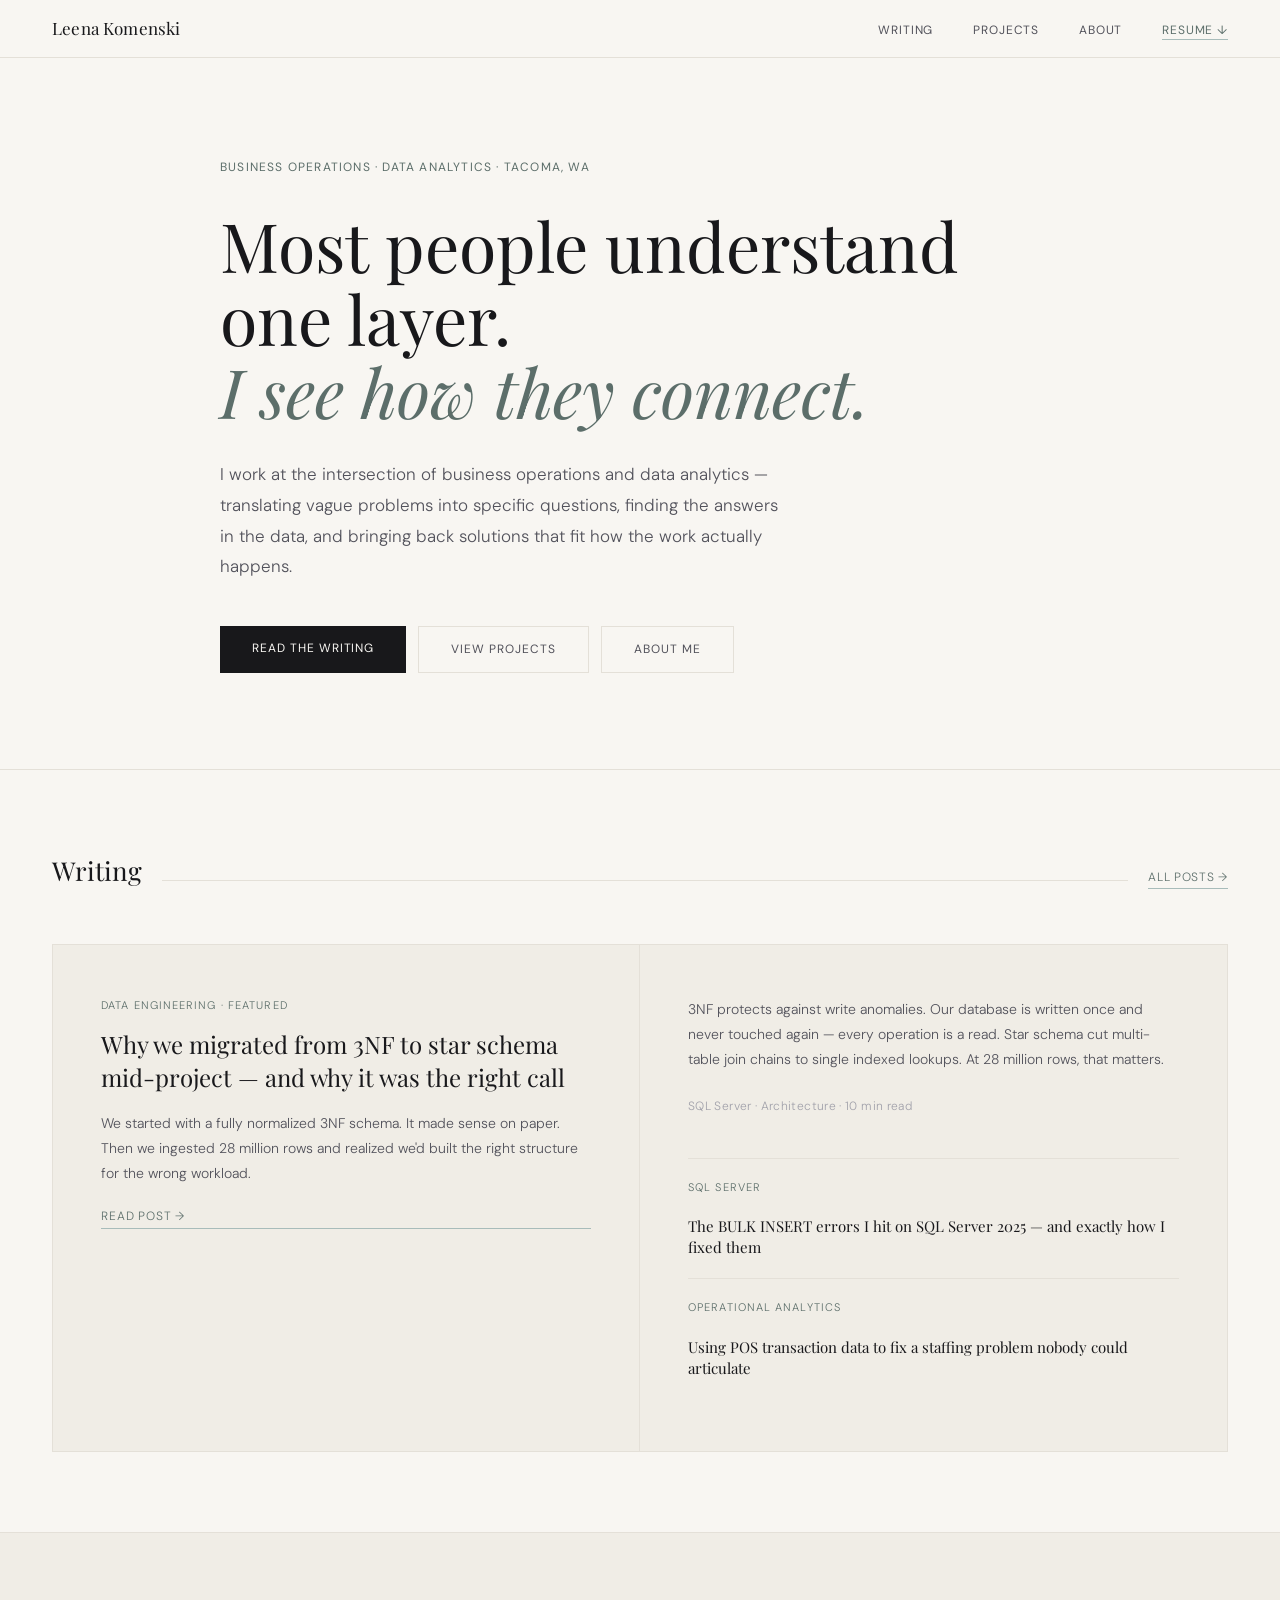
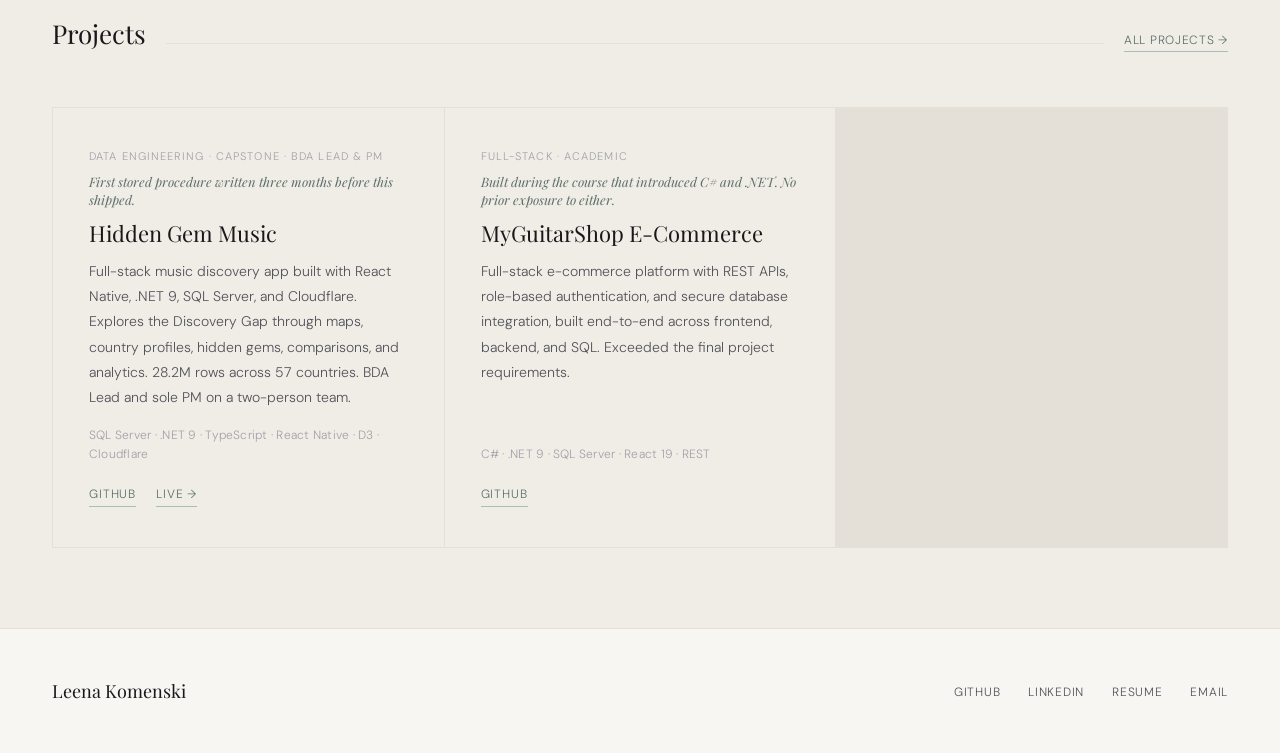
<file: index.html>
<!DOCTYPE html>
<html lang="en">
<head>
<meta charset="UTF-8">
<meta name="viewport" content="width=device-width, initial-scale=1.0">
<title>Leena Komenski</title>
<link href="https://fonts.googleapis.com/css2?family=Playfair+Display:ital,wght@0,400;0,600;1,400&family=DM+Sans:opsz,wght@9..40,300;9..40,400;9..40,500&display=swap" rel="stylesheet">
<link rel="stylesheet" href="style.css">
</head>
<body>

<nav>
  <a href="index.html" class="nav-name">Leena Komenski</a>
  <ul class="nav-links">
    <li><a href="writing.html">Writing</a></li>
    <li><a href="projects.html">Projects</a></li>
    <li><a href="about.html">About</a></li>
    <li><a href="Leena_Komenski_Resume.pdf" class="nav-resume">Resume ↓</a></li>
  </ul>
  <button class="nav-toggle" aria-label="Menu">☰</button>
</nav>

<div class="hero">
  <div class="hero-inner">
    <p class="hero-eyebrow">Business Operations · Data Analytics · Tacoma, WA</p>
    <h1 class="hero-headline">
      Most people understand<br>
      one layer.<br>
      <em>I see how they connect.</em>
    </h1>
    <p class="hero-sub">
      I work at the intersection of business operations and data analytics — 
      translating vague problems into specific questions, finding the answers 
      in the data, and bringing back solutions that fit how the work actually happens.
    </p>
    <div class="hero-actions">
      <a href="writing.html" class="btn-primary">Read the Writing</a>
      <a href="projects.html" class="btn-secondary">View Projects</a>
      <a href="about.html" class="btn-secondary">About Me</a>
    </div>
  </div>
</div>

<!-- FEATURED WRITING -->
<section>
  <div class="section-header">
    <h2 class="section-title">Writing</h2>
    <div class="section-rule"></div>
    <a href="writing.html" class="section-link">All posts →</a>
  </div>

  <div class="writing-featured">
    <div class="writing-featured-left">
      <span class="writing-tag">Data Engineering · Featured</span>
      <h3 class="writing-title-lg">Why we migrated from 3NF to star schema mid-project — and why it was the right call</h3>
      <p class="writing-excerpt">We started with a fully normalized 3NF schema. It made sense on paper. Then we ingested 28 million rows and realized we'd built the right structure for the wrong workload.</p>
      <a href="writing/3nf-to-star-schema.html" class="text-link">Read Post →</a>
    </div>
    <div class="writing-featured-right">
      <div>
        <p class="writing-excerpt">3NF protects against write anomalies. Our database is written once and never touched again — every operation is a read. Star schema cut multi-table join chains to single indexed lookups. At 28 million rows, that matters.</p>
        <span class="writing-meta">SQL Server · Architecture · 10 min read</span>
      </div>
      <div class="writing-secondary-list">
        <a href="writing/bulk-insert-encoding-error.html" class="writing-secondary-item">
          <span class="writing-tag">SQL Server</span>
          <span class="writing-title-sm">The BULK INSERT errors I hit on SQL Server 2025 — and exactly how I fixed them</span>
        </a>
        <a href="writing/pos-staffing-analysis.html" class="writing-secondary-item">
          <span class="writing-tag">Operational Analytics</span>
          <span class="writing-title-sm">Using POS transaction data to fix a staffing problem nobody could articulate</span>
        </a>
      </div>
    </div>
  </div>
</section>

<!-- FEATURED PROJECTS -->
<section class="alt">
  <div class="section-header">
    <h2 class="section-title">Projects</h2>
    <div class="section-rule"></div>
    <a href="projects.html" class="section-link">All projects →</a>
  </div>

  <div class="projects-home-grid">
    <div class="project-home-card">
      <p class="project-type">Data Engineering · Capstone · BDA Lead & PM</p>
      <p class="project-context">First stored procedure written three months before this shipped.</p>
      <h3 class="project-name">Hidden Gem Music</h3>
      <p class="project-body">Full-stack music discovery app built with React Native, .NET 9, SQL Server, and Cloudflare. Explores the Discovery Gap through maps, country profiles, hidden gems, comparisons, and analytics. 28.2M rows across 57 countries. BDA Lead and sole PM on a two-person team.</p>
      <p class="project-stack">SQL Server · .NET 9 · TypeScript · React Native · D3 · Cloudflare</p>
      <div class="project-links-row">
        <a href="https://github.com/Hidden-Gem-Music/Hidden-Gem-Music" class="text-link">GitHub</a>
        <a href="https://hiddengemmusicapp.mp3li.online/welcome" class="text-link">Live →</a>
      </div>
    </div>

    <div class="project-home-card">
      <p class="project-type">Full-Stack · Academic</p>
      <p class="project-context">Built during the course that introduced C# and .NET. No prior exposure to either.</p>
      <h3 class="project-name">MyGuitarShop E-Commerce</h3>
      <p class="project-body">Full-stack e-commerce platform with REST APIs, role-based authentication, and secure database integration, built end-to-end across frontend, backend, and SQL. Exceeded the final project requirements.</p>
      <p class="project-stack">C# · .NET 9 · SQL Server · React 19 · REST</p>
      <div class="project-links-row">
        <a href="https://github.com/lkomenski/MyGuitarShop-Project_API" class="text-link">GitHub</a>
      </div>
    </div>
  </div>
</section>

<footer>
  <span class="footer-name">Leena Komenski</span>
  <ul class="footer-links">
    <li><a href="https://github.com/lkomenski">GitHub</a></li>
    <li><a href="https://www.linkedin.com/in/leena-komenski/">LinkedIn</a></li>
    <li><a href="Leena_Komenski_Resume.pdf">Resume</a></li>
    <li><a href="mailto:lkomenski@gmail.com">Email</a></li>
  </ul>
</footer>

</body>
</html>
</file>
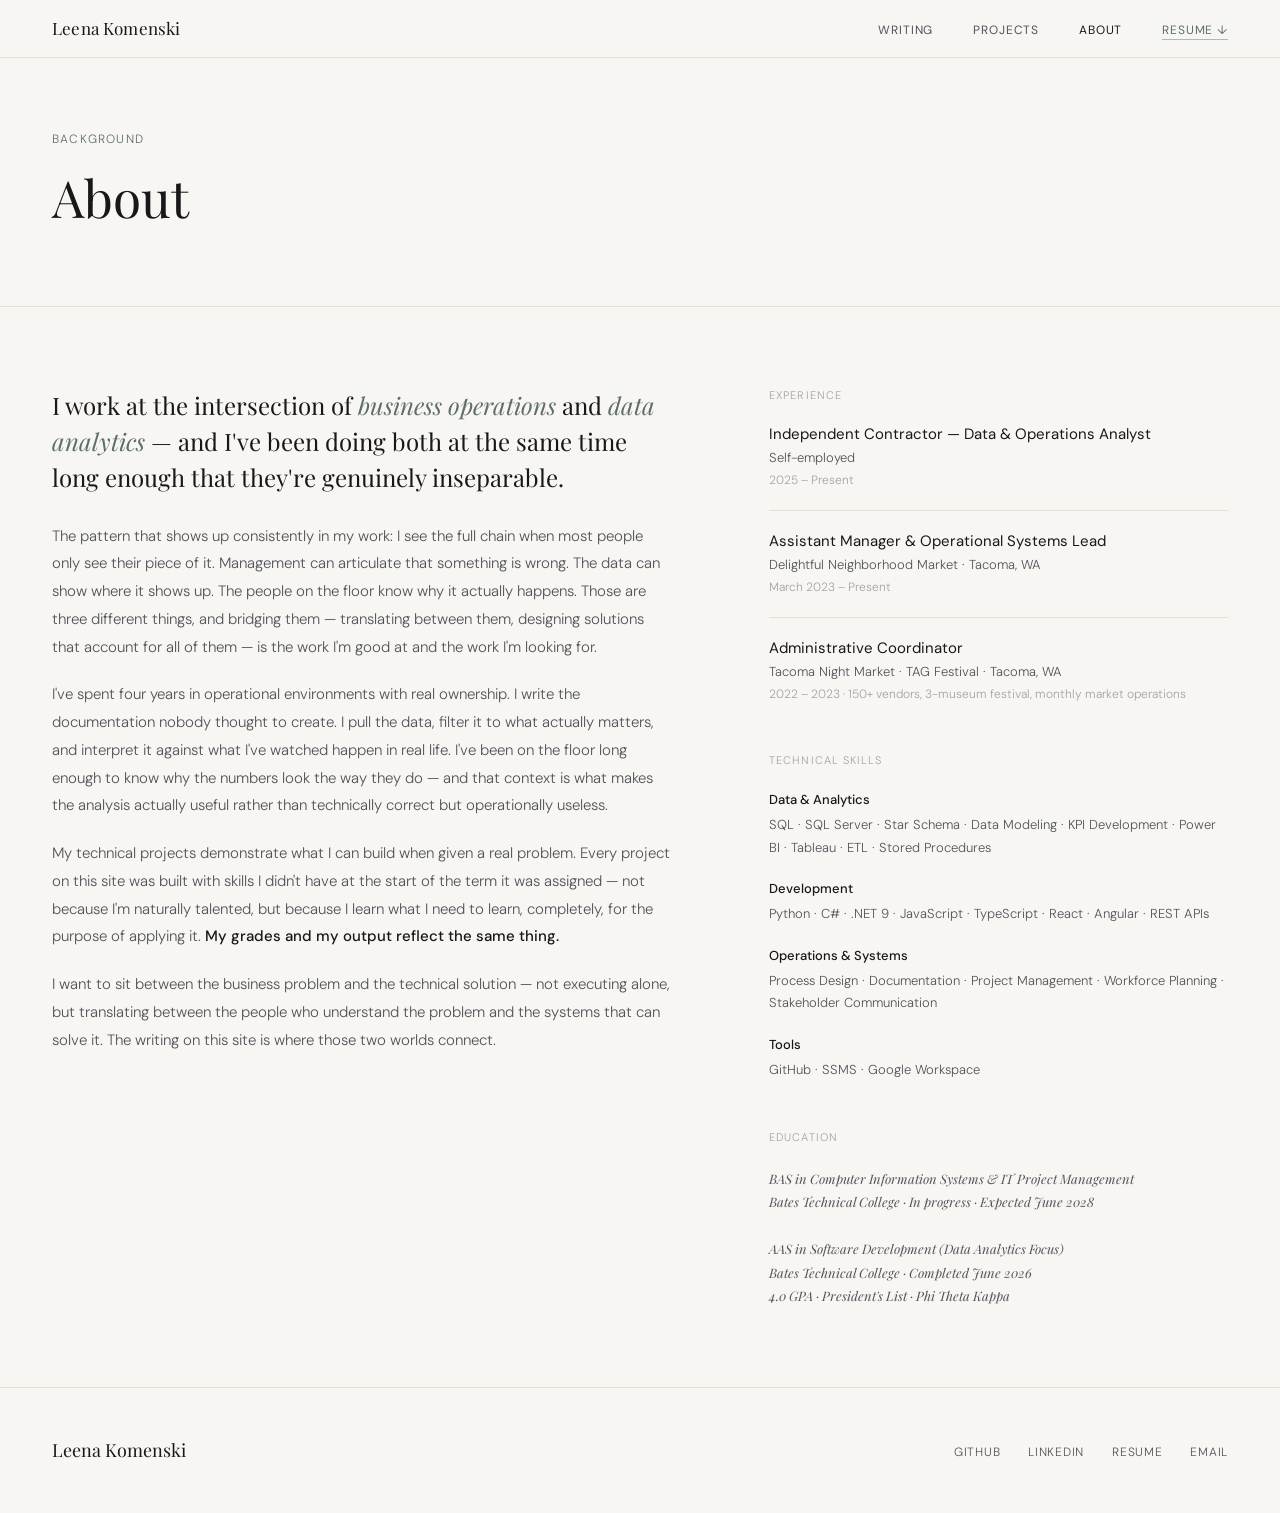
<file: about.html>
<!DOCTYPE html>
<html lang="en">
<head>
<meta charset="UTF-8">
<meta name="viewport" content="width=device-width, initial-scale=1.0">
<title>About — Leena Komenski</title>
<link href="https://fonts.googleapis.com/css2?family=Playfair+Display:ital,wght@0,400;0,600;1,400&family=DM+Sans:opsz,wght@9..40,300;9..40,400;9..40,500&display=swap" rel="stylesheet">
<link rel="stylesheet" href="style.css">
</head>
<body>

<nav>
  <a href="index.html" class="nav-name">Leena Komenski</a>
  <ul class="nav-links">
    <li><a href="writing.html">Writing</a></li>
    <li><a href="projects.html">Projects</a></li>
    <li><a href="about.html" style="color:#18181B">About</a></li>
    <li><a href="#" class="nav-resume">Resume ↓</a></li>
  </ul>
  <button class="nav-toggle" aria-label="Menu" aria-expanded="false">☰</button>
</nav>

<div class="page-hero">
  <p class="page-hero-eyebrow">Background</p>
  <h1 class="page-hero-title">About</h1>
</div>

<section>
  <div class="about-layout">
    <div>
      <p class="about-intro">
        I work at the intersection of <em>business operations</em> and <em>data analytics</em> — and I've been doing both at the same time long enough that they're genuinely inseparable.
      </p>
      <div class="about-body">
        <p>
          The pattern that shows up consistently in my work: I see the full chain when most people only see their piece of it. Management can articulate that something is wrong. The data can show where it shows up. The people on the floor know why it actually happens. Those are three different things, and bridging them — translating between them, designing solutions that account for all of them — is the work I'm good at and the work I'm looking for.
        </p>
        <p>
          I've spent four years in operational environments with real ownership. I write the documentation nobody thought to create. I pull the data, filter it to what actually matters, and interpret it against what I've watched happen in real life. I've been on the floor long enough to know why the numbers look the way they do — and that context is what makes the analysis actually useful rather than technically correct but operationally useless.
        </p>
        <p>
          My technical projects demonstrate what I can build when given a real problem. Every project on this site was built with skills I didn't have at the start of the term it was assigned — not because I'm naturally talented, but because I learn what I need to learn, completely, for the purpose of applying it. <strong>My grades and my output reflect the same thing.</strong>
        </p>
        <p>
          I want to sit between the business problem and the technical solution — not executing alone, but translating between the people who understand the problem and the systems that can solve it. The writing on this site is where those two worlds connect.
        </p>
      </div>
    </div>

    <div class="about-right">

      <div>
        <p class="about-block-label">Experience</p>
        <div class="exp-item">
          <p class="exp-role-sm">Independent Contractor — Data & Operations Analyst</p>
          <p class="exp-org-sm">Self-employed</p>
          <p class="exp-date-sm">2025 – Present</p>
        </div>
        <div class="exp-item">
          <p class="exp-role-sm">Assistant Manager & Operational Systems Lead</p>
          <p class="exp-org-sm">Delightful Neighborhood Market · Tacoma, WA</p>
          <p class="exp-date-sm">March 2023 – Present</p>
        </div>
        <div class="exp-item">
          <p class="exp-role-sm">Administrative Coordinator</p>
          <p class="exp-org-sm">Tacoma Night Market · TAG Festival · Tacoma, WA</p>
          <p class="exp-date-sm">2022 – 2023 · 150+ vendors, 3-museum festival, monthly market operations</p>
        </div>
      </div>

      <div>
        <p class="about-block-label">Technical Skills</p>
        <div class="skills-group">
          <p class="skills-label">Data & Analytics</p>
          <p class="skills-list">SQL · SQL Server · Star Schema · Data Modeling · KPI Development · Power BI · Tableau · ETL · Stored Procedures</p>
        </div>
        <div class="skills-group">
          <p class="skills-label">Development</p>
          <p class="skills-list">Python · C# · .NET 9 · JavaScript · TypeScript · React · Angular · REST APIs</p>
        </div>
        <div class="skills-group">
          <p class="skills-label">Operations & Systems</p>
          <p class="skills-list">Process Design · Documentation · Project Management · Workforce Planning · Stakeholder Communication</p>
        </div>
        <div class="skills-group">
          <p class="skills-label">Tools</p>
          <p class="skills-list">GitHub · SSMS · Google Workspace</p>
        </div>
      </div>

      <div>
        <p class="about-block-label">Education</p>
        <p class="edu-line">
          BAS in Computer Information Systems & IT Project Management<br>
          Bates Technical College · In progress · Expected June 2028<br><br>
          AAS in Software Development (Data Analytics Focus)<br>
          Bates Technical College · Completed June 2026<br>
          4.0 GPA · President's List · Phi Theta Kappa
        </p>
      </div>

    </div>
  </div>
</section>

<footer>
  <span class="footer-name">Leena Komenski</span>
  <ul class="footer-links">
    <li><a href="https://github.com/lkomenski">GitHub</a></li>
    <li><a href="https://www.linkedin.com/in/leena-komenski/">LinkedIn</a></li>
    <li><a href="Leena_Komenski_Resume.pdf">Resume</a></li>
    <li><a href="mailto:lkomenski@gmail.com">Email</a></li>
  </ul>
</footer>

<script src="app.js"></script>
</body>
</html>
</file>
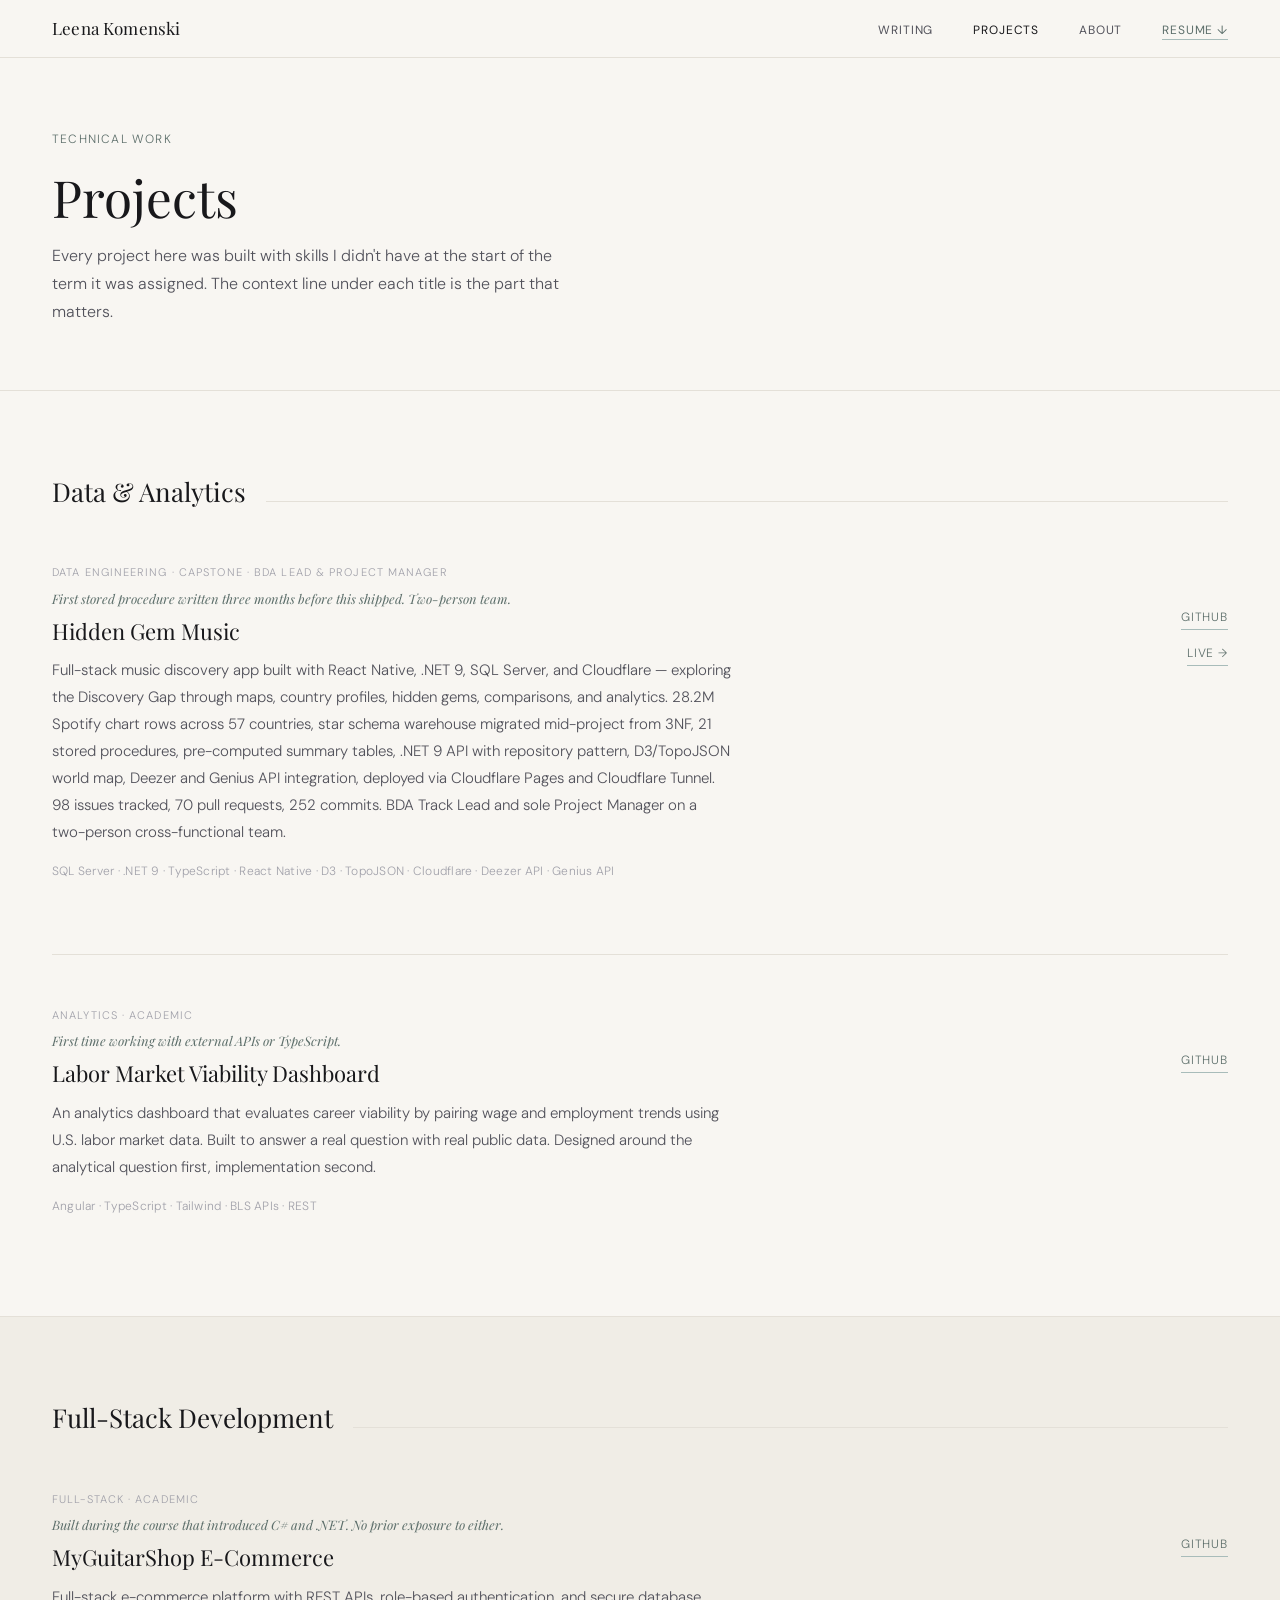
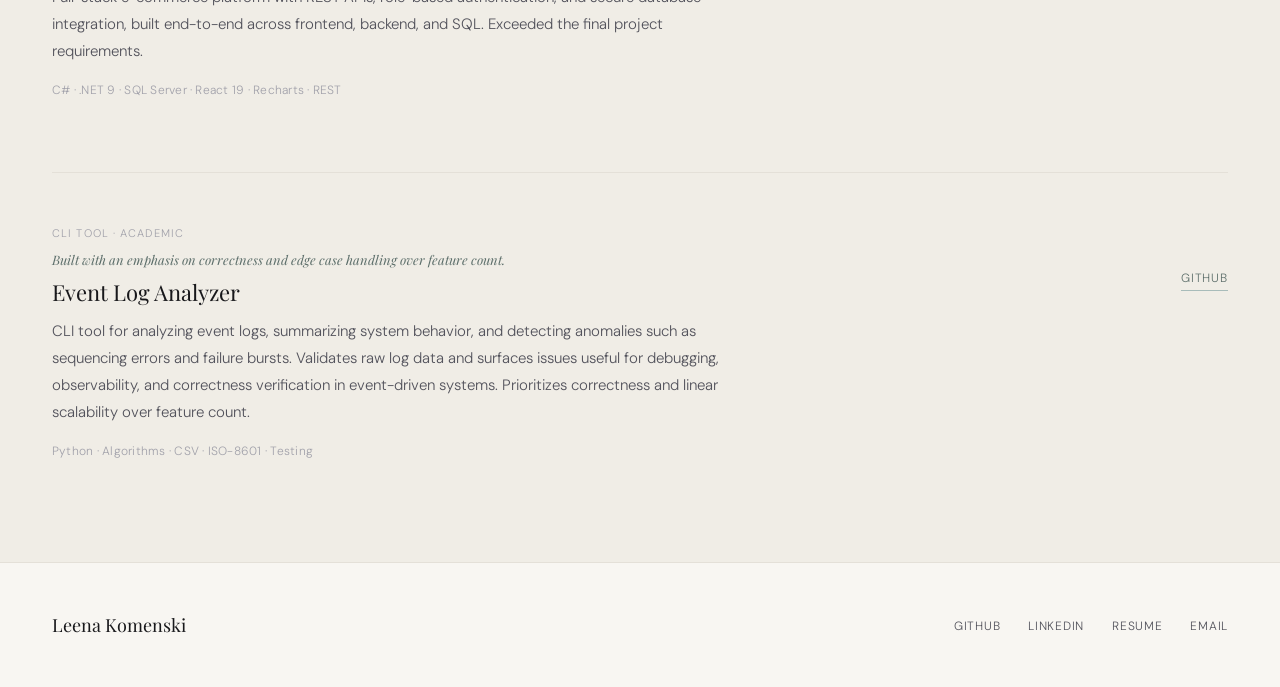
<file: projects.html>
<!DOCTYPE html>
<html lang="en">
<head>
<meta charset="UTF-8">
<meta name="viewport" content="width=device-width, initial-scale=1.0">
<title>Projects — Leena Komenski</title>
<link href="https://fonts.googleapis.com/css2?family=Playfair+Display:ital,wght@0,400;0,600;1,400&family=DM+Sans:opsz,wght@9..40,300;9..40,400;9..40,500&display=swap" rel="stylesheet">
<link rel="stylesheet" href="style.css">
</head>
<body>

<nav>
  <a href="index.html" class="nav-name">Leena Komenski</a>
  <ul class="nav-links">
    <li><a href="writing.html">Writing</a></li>
    <li><a href="projects.html" style="color:#18181B">Projects</a></li>
    <li><a href="about.html">About</a></li>
    <li><a href="Leena_Komenski_Resume.pdf" class="nav-resume">Resume ↓</a></li>
  </ul>
  <button class="nav-toggle" aria-label="Menu">☰</button>
</nav>

<div class="page-hero">
  <p class="page-hero-eyebrow">Technical Work</p>
  <h1 class="page-hero-title">Projects</h1>
  <p class="page-hero-sub">Every project here was built with skills I didn't have at the start of the term it was assigned. The context line under each title is the part that matters.</p>
</div>

<section>
  <div class="section-header">
    <h2 class="section-title">Data & Analytics</h2>
    <div class="section-rule"></div>
  </div>
  <div class="projects-full-list">

    <div class="project-full-row">
      <div>
        <p class="project-type">Data Engineering · Capstone · BDA Lead & Project Manager</p>
        <p class="project-context">First stored procedure written three months before this shipped. Two-person team.</p>
        <h3 class="project-name">Hidden Gem Music</h3>
        <p class="project-full-body">
          Full-stack music discovery app built with React Native, .NET 9, SQL Server, and Cloudflare — exploring the Discovery Gap through maps, country profiles, hidden gems, comparisons, and analytics. 28.2M Spotify chart rows across 57 countries, star schema warehouse migrated mid-project from 3NF, 21 stored procedures, pre-computed summary tables, .NET 9 API with repository pattern, D3/TopoJSON world map, Deezer and Genius API integration, deployed via Cloudflare Pages and Cloudflare Tunnel. 98 issues tracked, 70 pull requests, 252 commits. BDA Track Lead and sole Project Manager on a two-person cross-functional team.
        </p>
        <p class="project-stack">SQL Server · .NET 9 · TypeScript · React Native · D3 · TopoJSON · Cloudflare · Deezer API · Genius API</p>
      </div>
      <div class="project-full-links">
        <a href="https://github.com/Hidden-Gem-Music/Hidden-Gem-Music" class="text-link">GitHub</a>
        <a href="https://hiddengemmusicapp.mp3li.online/welcome" class="text-link">Live →</a>
      </div>
    </div>

    <div class="project-full-row">
      <div>
        <p class="project-type">Analytics · Academic</p>
        <p class="project-context">First time working with external APIs or TypeScript.</p>
        <h3 class="project-name">Labor Market Viability Dashboard</h3>
        <p class="project-full-body">
          An analytics dashboard that evaluates career viability by pairing wage and employment trends using U.S. labor market data. Built to answer a real question with real public data. Designed around the analytical question first, implementation second.
        </p>
        <p class="project-stack">Angular · TypeScript · Tailwind · BLS APIs · REST</p>
      </div>
      <div class="project-full-links">
        <a href="https://github.com/lkomenski/labor-market-viability-dashboard" class="text-link">GitHub</a>
      </div>
    </div>

  </div>
</section>

<section class="alt">
  <div class="section-header">
    <h2 class="section-title">Full-Stack Development</h2>
    <div class="section-rule"></div>
  </div>
  <div class="projects-full-list">

    <div class="project-full-row">
      <div>
        <p class="project-type">Full-Stack · Academic</p>
        <p class="project-context">Built during the course that introduced C# and .NET. No prior exposure to either.</p>
        <h3 class="project-name">MyGuitarShop E-Commerce</h3>
        <p class="project-full-body">
          Full-stack e-commerce platform with REST APIs, role-based authentication, and secure database integration, built end-to-end across frontend, backend, and SQL. Exceeded the final project requirements.
        </p>
        <p class="project-stack">C# · .NET 9 · SQL Server · React 19 · Recharts · REST</p>
      </div>
      <div class="project-full-links">
        <a href="https://github.com/lkomenski/MyGuitarShop-Project_API" class="text-link">GitHub</a>
      </div>
    </div>

    <div class="project-full-row">
      <div>
        <p class="project-type">CLI Tool · Academic</p>
        <p class="project-context">Built with an emphasis on correctness and edge case handling over feature count.</p>
        <h3 class="project-name">Event Log Analyzer</h3>
        <p class="project-full-body">
          CLI tool for analyzing event logs, summarizing system behavior, and detecting anomalies such as sequencing errors and failure bursts. Validates raw log data and surfaces issues useful for debugging, observability, and correctness verification in event-driven systems. Prioritizes correctness and linear scalability over feature count.
        </p>
        <p class="project-stack">Python · Algorithms · CSV · ISO-8601 · Testing</p>
      </div>
      <div class="project-full-links">
        <a href="https://github.com/lkomenski/Event-Log-Analyzer" class="text-link">GitHub</a>
      </div>
    </div>

  </div>
</section>

<footer>
  <span class="footer-name">Leena Komenski</span>
  <ul class="footer-links">
    <li><a href="https://github.com/lkomenski">GitHub</a></li>
    <li><a href="https://www.linkedin.com/in/leena-komenski/">LinkedIn</a></li>
    <li><a href="Leena_Komenski_Resume.pdf">Resume</a></li>
    <li><a href="mailto:lkomenski@gmail.com">Email</a></li>
  </ul>
</footer>

</body>
</html>
</file>
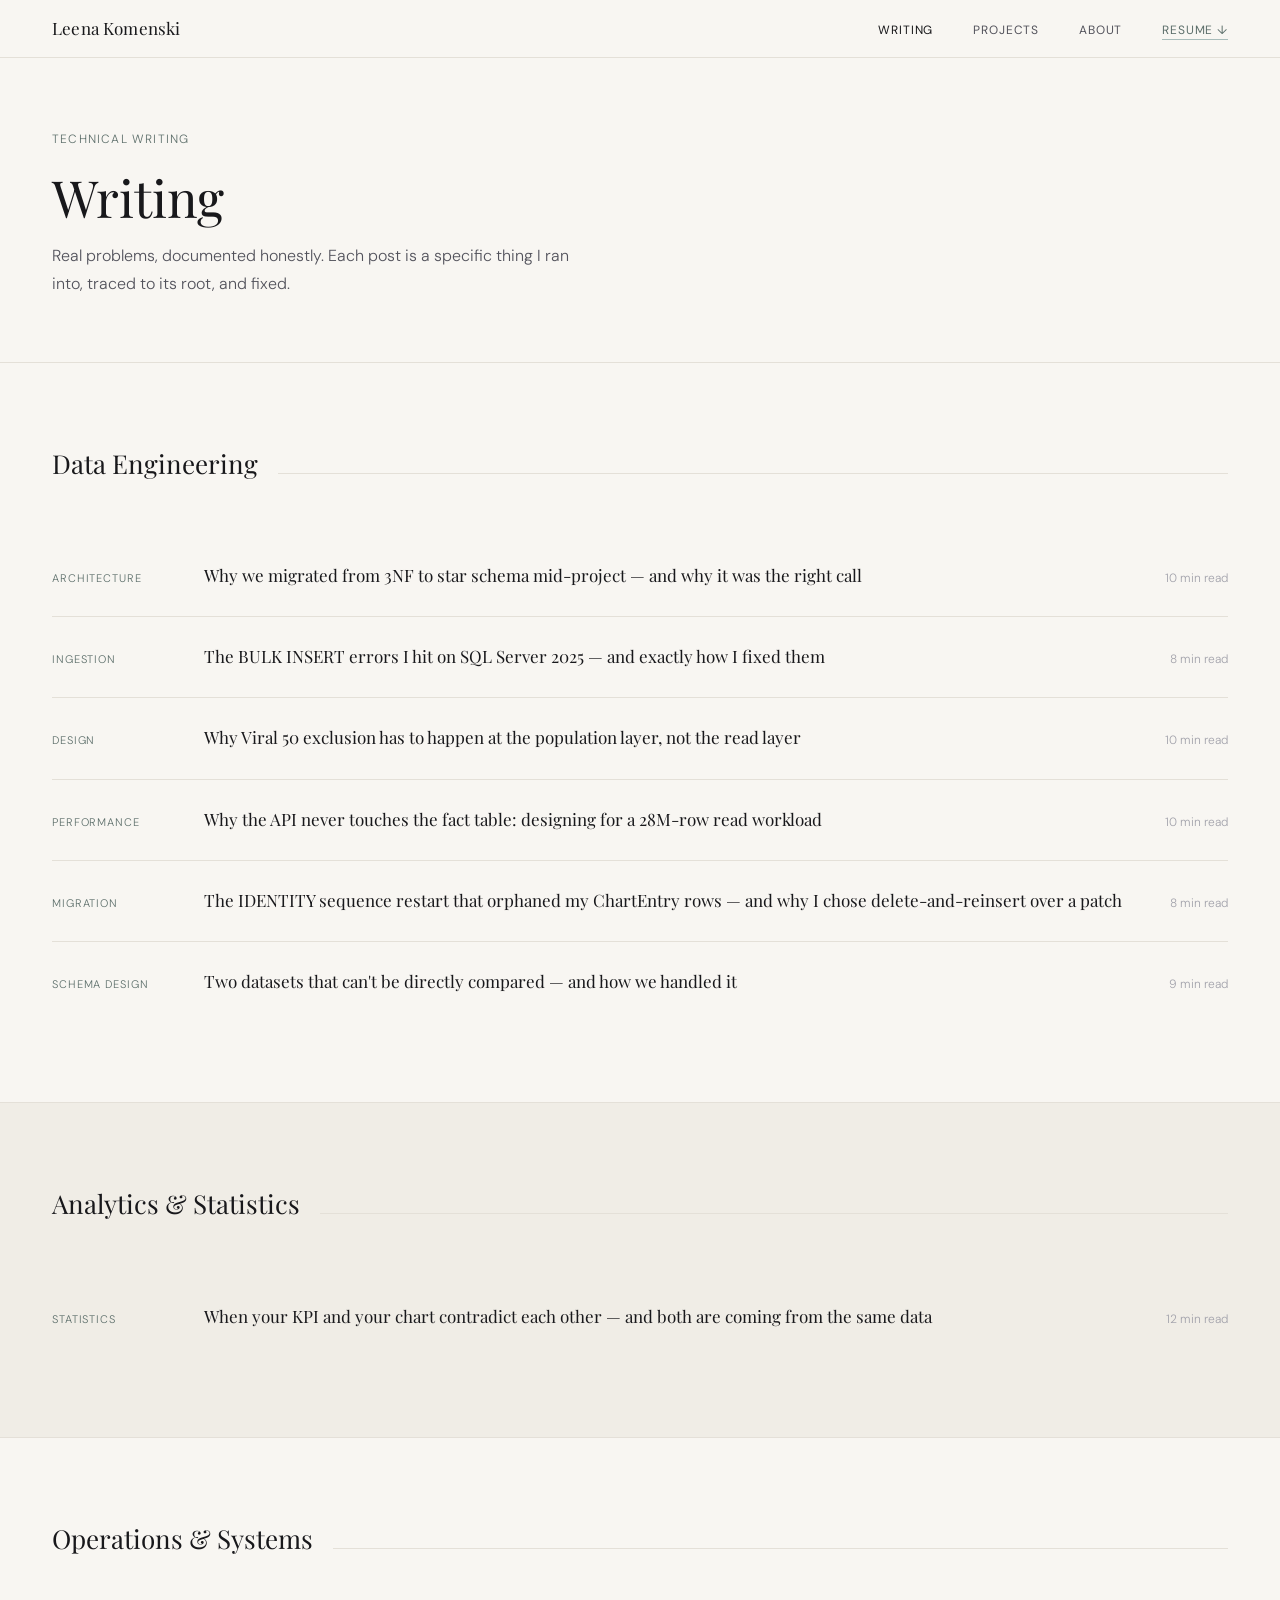
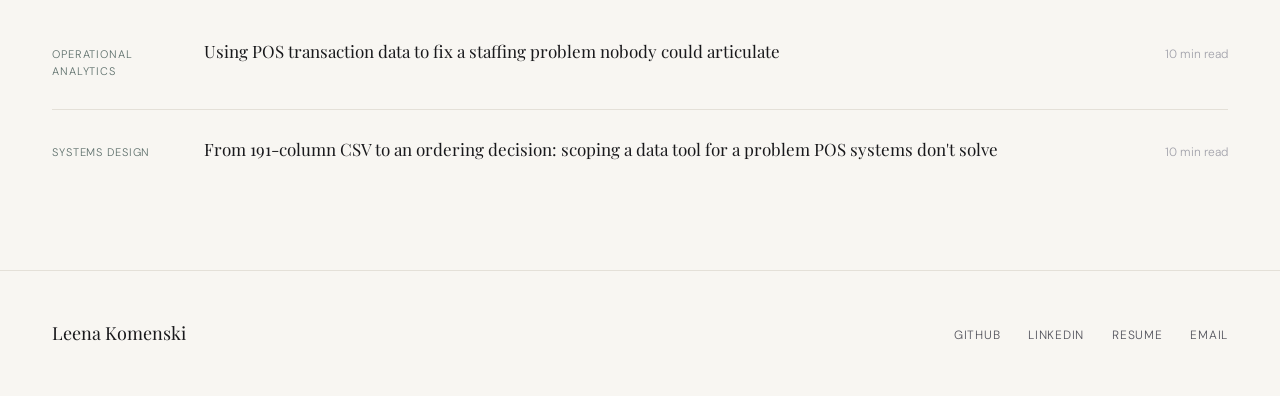
<file: writing.html>
<!DOCTYPE html>
<html lang="en">
<head>
<meta charset="UTF-8">
<meta name="viewport" content="width=device-width, initial-scale=1.0">
<title>Writing — Leena Komenski</title>
<link href="https://fonts.googleapis.com/css2?family=Playfair+Display:ital,wght@0,400;0,600;1,400&family=DM+Sans:opsz,wght@9..40,300;9..40,400;9..40,500&display=swap" rel="stylesheet">
<link rel="stylesheet" href="style.css">
</head>
<body>

<nav>
  <a href="index.html" class="nav-name">Leena Komenski</a>
  <ul class="nav-links">
    <li><a href="writing.html" style="color:#18181B">Writing</a></li>
    <li><a href="projects.html">Projects</a></li>
    <li><a href="about.html">About</a></li>
    <li><a href="Leena_Komenski_Resume.pdf" class="nav-resume">Resume ↓</a></li>
  </ul>
  <button class="nav-toggle" aria-label="Menu">☰</button>
</nav>

<div class="page-hero">
  <p class="page-hero-eyebrow">Technical Writing</p>
  <h1 class="page-hero-title">Writing</h1>
  <p class="page-hero-sub">Real problems, documented honestly. Each post is a specific thing I ran into, traced to its root, and fixed.</p>
</div>

<section>
  <div class="section-header">
    <h2 class="section-title">Data Engineering</h2>
    <div class="section-rule"></div>
  </div>
  <div class="writing-index-list">
    <a href="writing/3nf-to-star-schema.html" class="writing-index-item">
      <span class="writing-index-tag">Architecture</span>
      <span class="writing-index-title">Why we migrated from 3NF to star schema mid-project — and why it was the right call</span>
      <span class="writing-index-meta">10 min read</span>
    </a>
    <a href="writing/bulk-insert-encoding-error.html" class="writing-index-item">
      <span class="writing-index-tag">Ingestion</span>
      <span class="writing-index-title">The BULK INSERT errors I hit on SQL Server 2025 — and exactly how I fixed them</span>
      <span class="writing-index-meta">8 min read</span>
    </a>
    <a href="writing/viral-50-contamination.html" class="writing-index-item">
      <span class="writing-index-tag">Design</span>
      <span class="writing-index-title">Why Viral 50 exclusion has to happen at the population layer, not the read layer</span>
      <span class="writing-index-meta">10 min read</span>
    </a>
    <a href="writing/pre-computed-summary-tables.html" class="writing-index-item">
      <span class="writing-index-tag">Performance</span>
      <span class="writing-index-title">Why the API never touches the fact table: designing for a 28M-row read workload</span>
      <span class="writing-index-meta">10 min read</span>
    </a>
    <a href="writing/identity-sequence-restart.html" class="writing-index-item">
      <span class="writing-index-tag">Migration</span>
      <span class="writing-index-title">The IDENTITY sequence restart that orphaned my ChartEntry rows — and why I chose delete-and-reinsert over a patch</span>
      <span class="writing-index-meta">8 min read</span>
    </a>
    <a href="writing/two-datasets-one-analysis.html" class="writing-index-item">
      <span class="writing-index-tag">Schema Design</span>
      <span class="writing-index-title">Two datasets that can't be directly compared — and how we handled it</span>
      <span class="writing-index-meta">9 min read</span>
    </a>
  </div>
</section>

<section class="alt">
  <div class="section-header">
    <h2 class="section-title">Analytics & Statistics</h2>
    <div class="section-rule"></div>
  </div>
  <div class="writing-index-list">
    <a href="writing/discovery-gap-contradiction.html" class="writing-index-item">
      <span class="writing-index-tag">Statistics</span>
      <span class="writing-index-title">When your KPI and your chart contradict each other — and both are coming from the same data</span>
      <span class="writing-index-meta">12 min read</span>
    </a>
  </div>
</section>

<section>
  <div class="section-header">
    <h2 class="section-title">Operations & Systems</h2>
    <div class="section-rule"></div>
  </div>
  <div class="writing-index-list">
    <a href="writing/pos-staffing-analysis.html" class="writing-index-item">
      <span class="writing-index-tag">Operational Analytics</span>
      <span class="writing-index-title">Using POS transaction data to fix a staffing problem nobody could articulate</span>
      <span class="writing-index-meta">10 min read</span>
    </a>
    <a href="writing/sandwich-ordering-intelligence.html" class="writing-index-item">
      <span class="writing-index-tag">Systems Design</span>
      <span class="writing-index-title">From 191-column CSV to an ordering decision: scoping a data tool for a problem POS systems don't solve</span>
      <span class="writing-index-meta">10 min read</span>
    </a>
  </div>
</section>

<footer>
  <span class="footer-name">Leena Komenski</span>
  <ul class="footer-links">
    <li><a href="https://github.com/lkomenski">GitHub</a></li>
    <li><a href="https://www.linkedin.com/in/leena-komenski/">LinkedIn</a></li>
    <li><a href="Leena_Komenski_Resume.pdf">Resume</a></li>
    <li><a href="mailto:lkomenski@gmail.com">Email</a></li>
  </ul>
</footer>

<script src="app.js"></script>
</body>
</html>
</file>
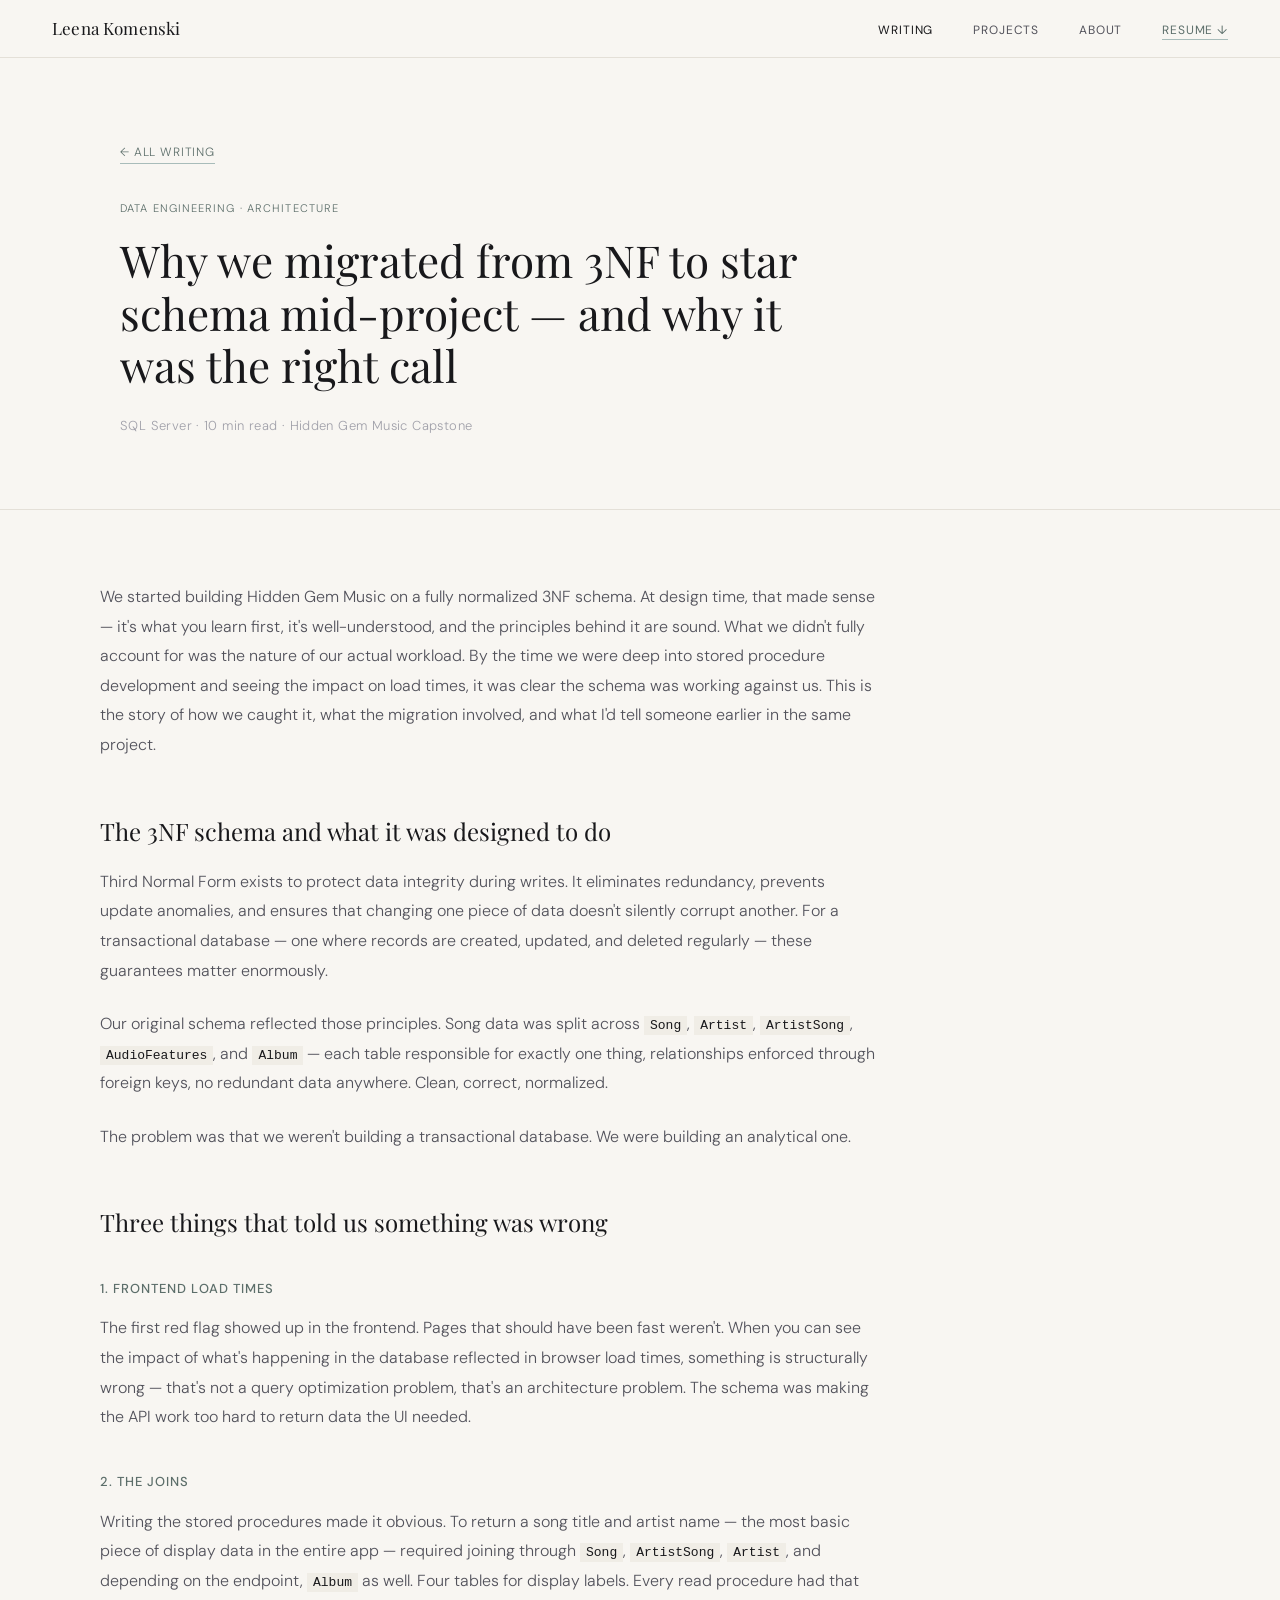
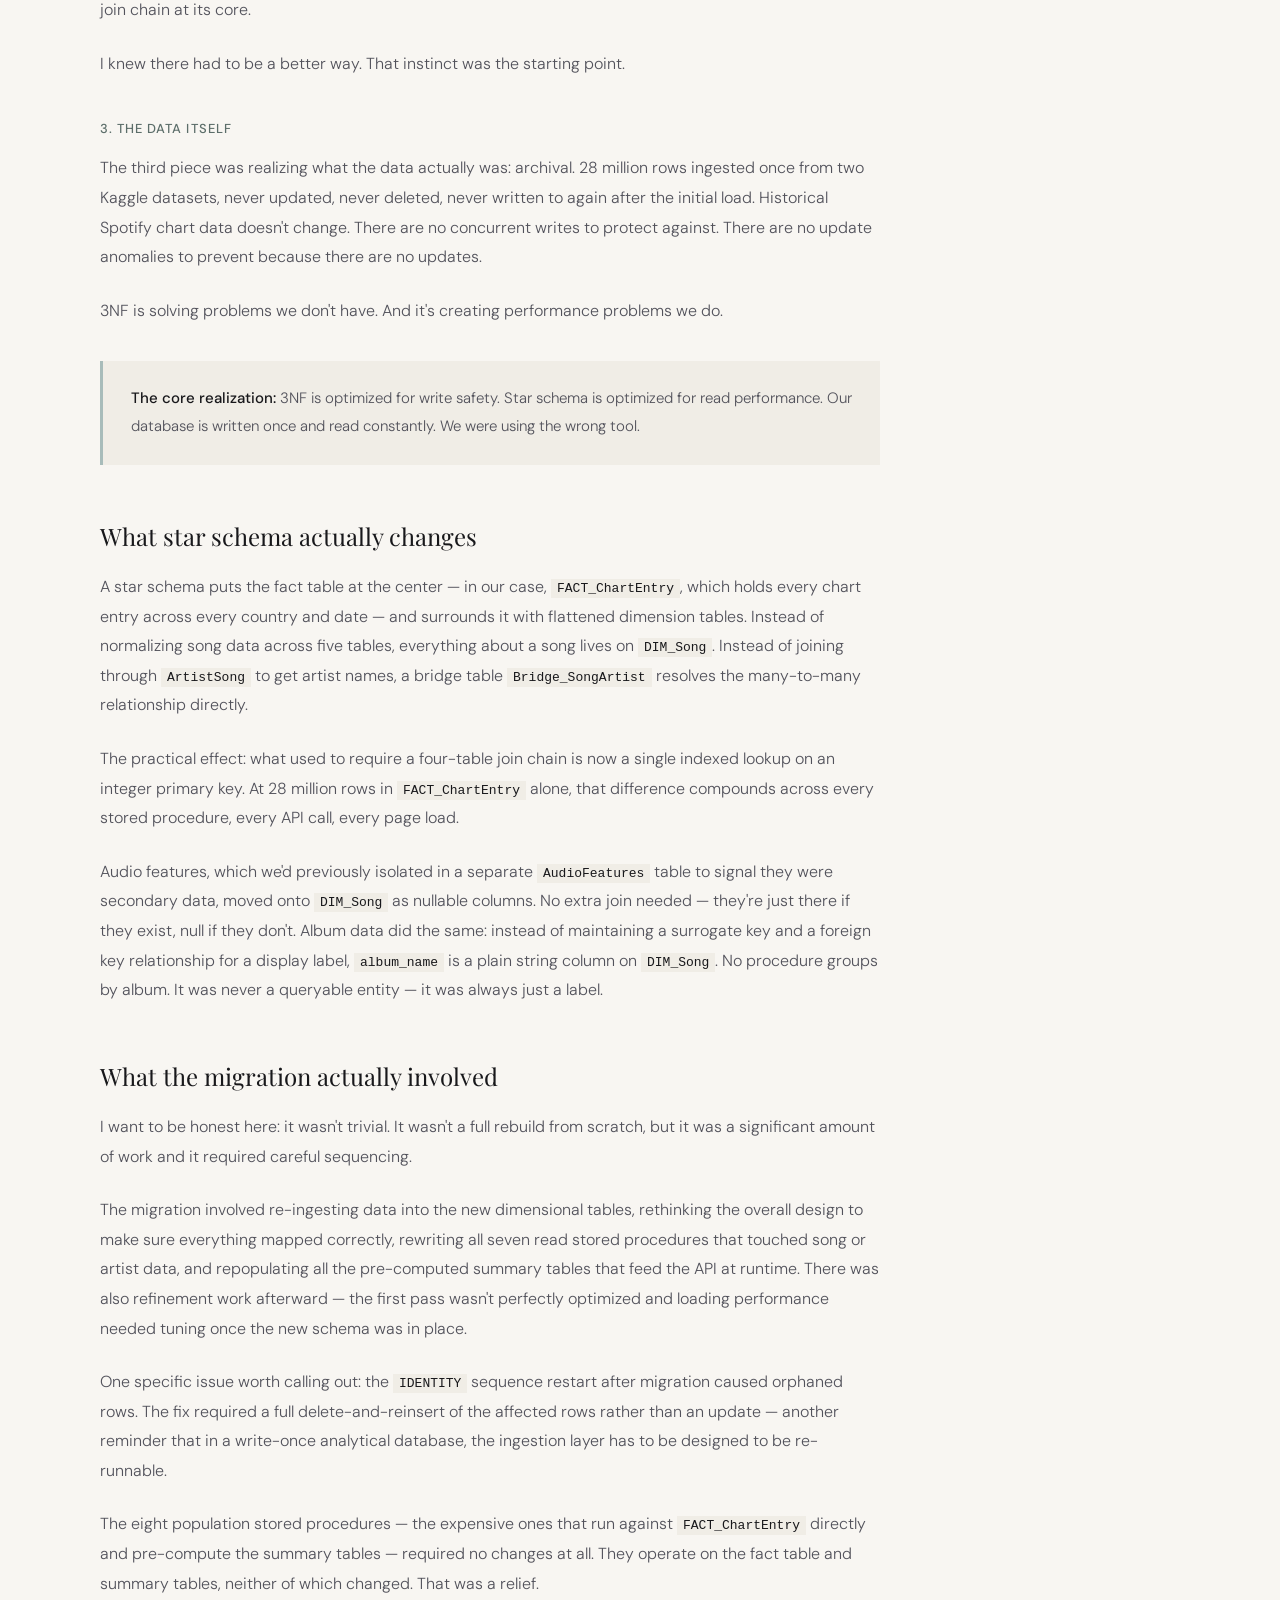
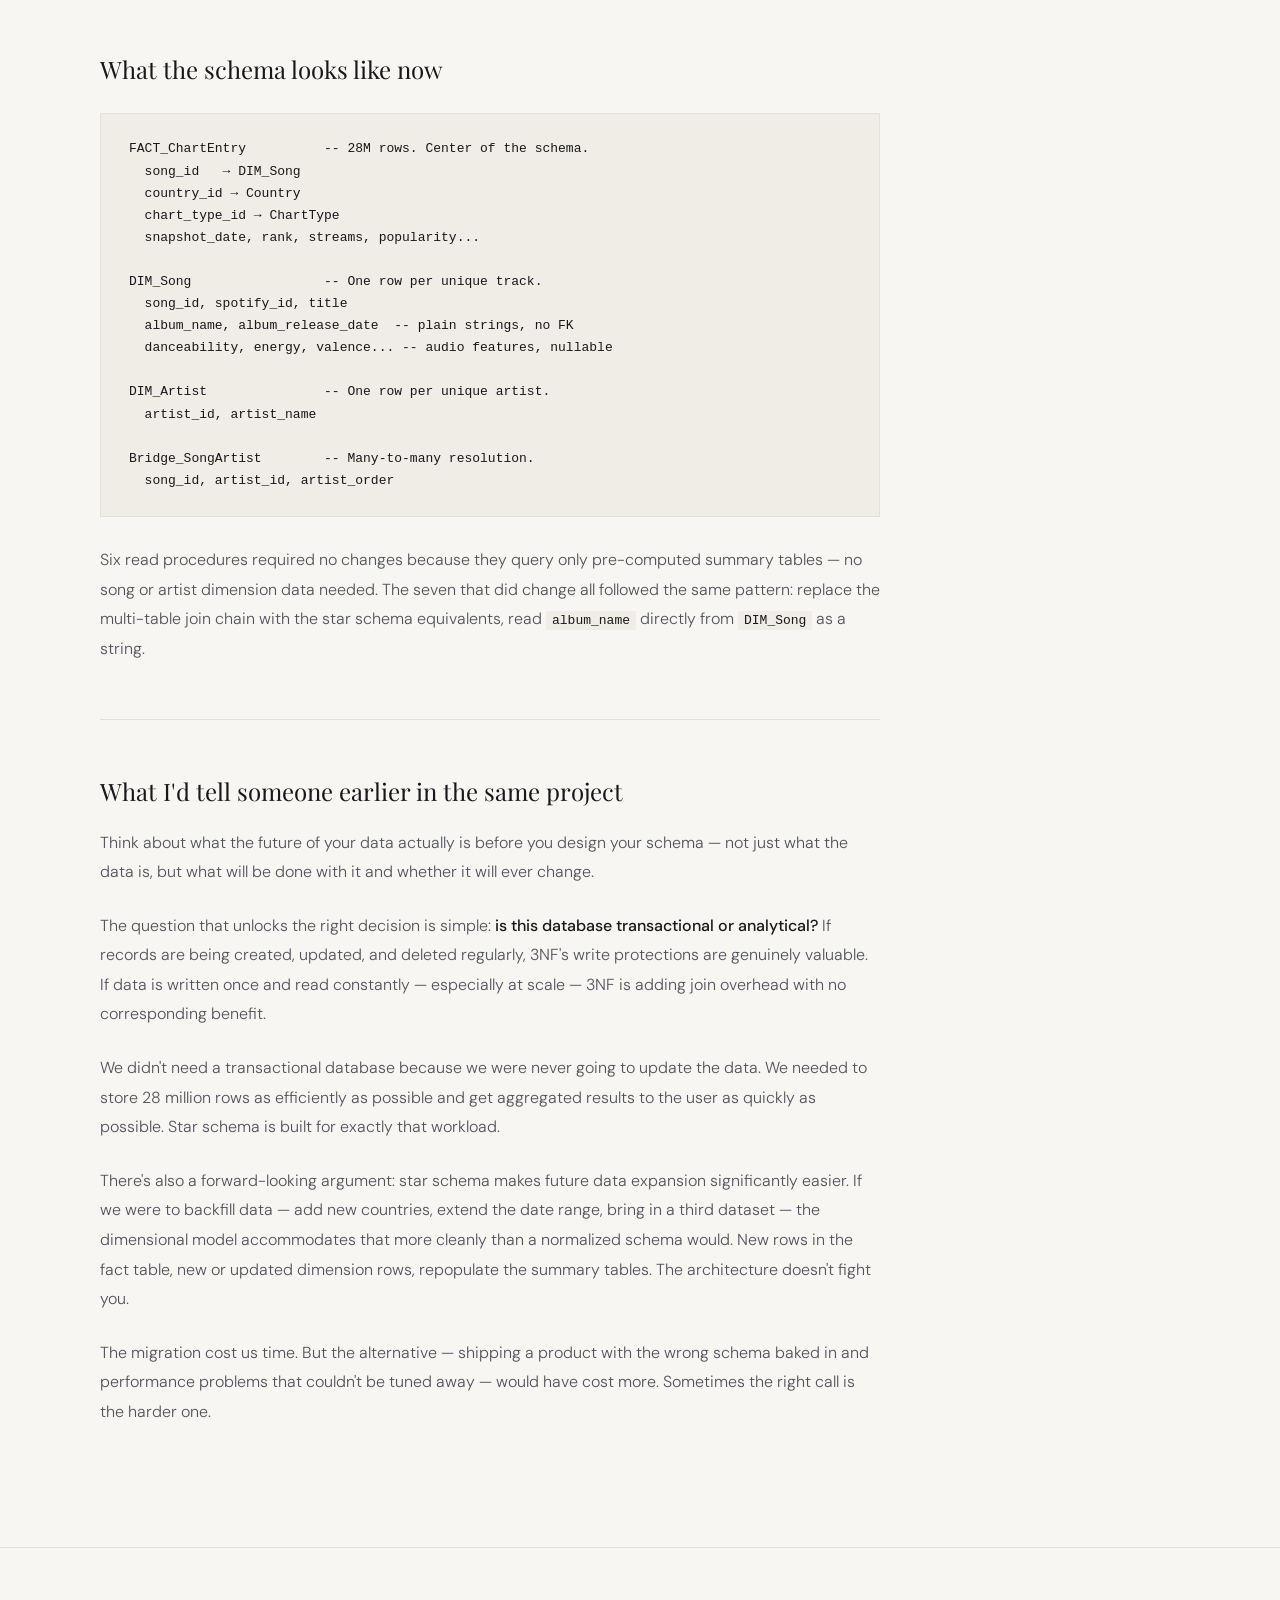
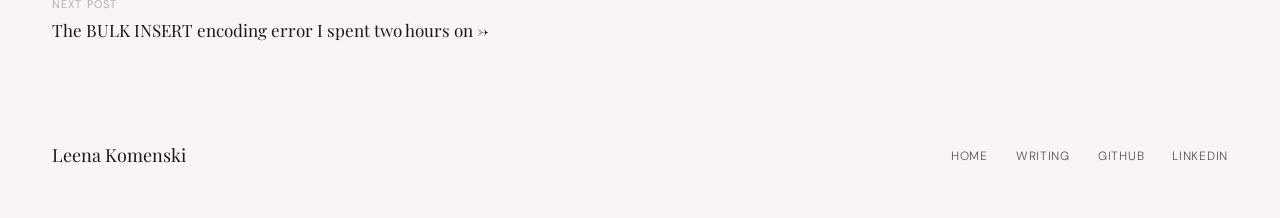
<file: writing/3nf-to-star-schema.html>
<!DOCTYPE html>
<html lang="en">
<head>
<meta charset="UTF-8">
<meta name="viewport" content="width=device-width, initial-scale=1.0">
<title>Why we migrated from 3NF to star schema mid-project — Leena Komenski</title>
<meta name="description" content="We started with a fully normalized 3NF schema. Then we ingested 28 million rows and realized we'd built the right structure for the wrong workload. Here's the decision, the migration, and what I'd tell someone earlier in the same project.">
<link href="https://fonts.googleapis.com/css2?family=Playfair+Display:ital,wght@0,400;0,600;1,400&family=DM+Sans:opsz,wght@9..40,300;9..40,400;9..40,500&display=swap" rel="stylesheet">
<link rel="stylesheet" href="../style.css">
</head>
<body>

<nav>
  <a href="../index.html" class="nav-name">Leena Komenski</a>
  <ul class="nav-links">
    <li><a href="../writing.html" style="color:var(--dark)">Writing</a></li>
    <li><a href="../projects.html">Projects</a></li>
    <li><a href="../about.html">About</a></li>
    <li><a href="../Leena_Komenski_Resume.pdf" class="nav-resume">Resume ↓</a></li>
  </ul>
  <button class="nav-toggle" aria-label="Menu" aria-expanded="false">☰</button>
</nav>

<div class="post-hero">
  <div class="post-hero-inner">
    <a href="../writing.html" class="post-back">← All Writing</a>
    <p class="post-category">Data Engineering · Architecture</p>
    <h1 class="post-title">Why we migrated from 3NF to star schema mid-project — and why it was the right call</h1>
    <p class="post-meta">SQL Server · 10 min read · Hidden Gem Music Capstone</p>
  </div>
</div>

<div class="post-body">
  <div class="post-layout">
    <div class="post-body-inner">

    <p>
      We started building Hidden Gem Music on a fully normalized 3NF schema. At design time, 
      that made sense — it's what you learn first, it's well-understood, and the principles 
      behind it are sound. What we didn't fully account for was the nature of our actual workload. 
      By the time we were deep into stored procedure development and seeing the impact on load times, 
      it was clear the schema was working against us. This is the story of how we caught it, 
      what the migration involved, and what I'd tell someone earlier in the same project.
    </p>

    <h2>The 3NF schema and what it was designed to do</h2>

    <p>
      Third Normal Form exists to protect data integrity during writes. It eliminates redundancy, 
      prevents update anomalies, and ensures that changing one piece of data doesn't silently 
      corrupt another. For a transactional database — one where records are created, updated, 
      and deleted regularly — these guarantees matter enormously.
    </p>

    <p>
      Our original schema reflected those principles. Song data was split across <code>Song</code>, 
      <code>Artist</code>, <code>ArtistSong</code>, <code>AudioFeatures</code>, and <code>Album</code> — 
      each table responsible for exactly one thing, relationships enforced through foreign keys, 
      no redundant data anywhere. Clean, correct, normalized.
    </p>

    <p>
      The problem was that we weren't building a transactional database. 
      We were building an analytical one.
    </p>

    <h2>Three things that told us something was wrong</h2>

    <h3>1. Frontend load times</h3>

    <p>
      The first red flag showed up in the frontend. Pages that should have been fast weren't. 
      When you can see the impact of what's happening in the database reflected in browser 
      load times, something is structurally wrong — that's not a query optimization problem, 
      that's an architecture problem. The schema was making the API work too hard to return 
      data the UI needed.
    </p>

    <h3>2. The joins</h3>

    <p>
      Writing the stored procedures made it obvious. To return a song title and artist name — 
      the most basic piece of display data in the entire app — required joining through 
      <code>Song</code>, <code>ArtistSong</code>, <code>Artist</code>, and depending on the 
      endpoint, <code>Album</code> as well. Four tables for display labels. 
      Every read procedure had that join chain at its core.
    </p>

    <p>
      I knew there had to be a better way. That instinct was the starting point.
    </p>

    <h3>3. The data itself</h3>

    <p>
      The third piece was realizing what the data actually was: archival. 
      28 million rows ingested once from two Kaggle datasets, never updated, 
      never deleted, never written to again after the initial load. 
      Historical Spotify chart data doesn't change. There are no concurrent writes to protect against. 
      There are no update anomalies to prevent because there are no updates.
    </p>

    <p>
      3NF is solving problems we don't have. And it's creating performance problems we do.
    </p>

    <div class="post-callout">
      <p>
        <strong>The core realization:</strong> 3NF is optimized for write safety. 
        Star schema is optimized for read performance. 
        Our database is written once and read constantly. 
        We were using the wrong tool.
      </p>
    </div>

    <h2>What star schema actually changes</h2>

    <p>
      A star schema puts the fact table at the center — in our case, 
      <code>FACT_ChartEntry</code>, which holds every chart entry across every country and date — 
      and surrounds it with flattened dimension tables. Instead of normalizing song data 
      across five tables, everything about a song lives on <code>DIM_Song</code>. 
      Instead of joining through <code>ArtistSong</code> to get artist names, 
      a bridge table <code>Bridge_SongArtist</code> resolves the many-to-many relationship directly.
    </p>

    <p>
      The practical effect: what used to require a four-table join chain is now a single 
      indexed lookup on an integer primary key. At 28 million rows in <code>FACT_ChartEntry</code> 
      alone, that difference compounds across every stored procedure, every API call, 
      every page load.
    </p>

    <p>
      Audio features, which we'd previously isolated in a separate <code>AudioFeatures</code> table 
      to signal they were secondary data, moved onto <code>DIM_Song</code> as nullable columns. 
      No extra join needed — they're just there if they exist, null if they don't. 
      Album data did the same: instead of maintaining a surrogate key and a foreign key 
      relationship for a display label, <code>album_name</code> is a plain string column 
      on <code>DIM_Song</code>. No procedure groups by album. 
      It was never a queryable entity — it was always just a label.
    </p>

    <h2>What the migration actually involved</h2>

    <p>
      I want to be honest here: it wasn't trivial. It wasn't a full rebuild from scratch, 
      but it was a significant amount of work and it required careful sequencing.
    </p>

    <p>
      The migration involved re-ingesting data into the new dimensional tables, 
      rethinking the overall design to make sure everything mapped correctly, 
      rewriting all seven read stored procedures that touched song or artist data, 
      and repopulating all the pre-computed summary tables that feed the API at runtime. 
      There was also refinement work afterward — the first pass wasn't perfectly optimized 
      and loading performance needed tuning once the new schema was in place.
    </p>

    <p>
      One specific issue worth calling out: the <code>IDENTITY</code> sequence restart 
      after migration caused orphaned rows. The fix required a full delete-and-reinsert 
      of the affected rows rather than an update — another reminder that in a write-once 
      analytical database, the ingestion layer has to be designed to be re-runnable.
    </p>

    <p>
      The eight population stored procedures — the expensive ones that run against 
      <code>FACT_ChartEntry</code> directly and pre-compute the summary tables — 
      required no changes at all. They operate on the fact table and summary tables, 
      neither of which changed. That was a relief.
    </p>

    <h2>What the schema looks like now</h2>

    <pre>FACT_ChartEntry          -- 28M rows. Center of the schema.
  song_id   → DIM_Song
  country_id → Country
  chart_type_id → ChartType
  snapshot_date, rank, streams, popularity...

DIM_Song                 -- One row per unique track.
  song_id, spotify_id, title
  album_name, album_release_date  -- plain strings, no FK
  danceability, energy, valence... -- audio features, nullable

DIM_Artist               -- One row per unique artist.
  artist_id, artist_name

Bridge_SongArtist        -- Many-to-many resolution.
  song_id, artist_id, artist_order</pre>

    <p>
      Six read procedures required no changes because they query only pre-computed 
      summary tables — no song or artist dimension data needed. 
      The seven that did change all followed the same pattern: 
      replace the multi-table join chain with the star schema equivalents, 
      read <code>album_name</code> directly from <code>DIM_Song</code> as a string.
    </p>

    <hr class="post-divider">

    <h2>What I'd tell someone earlier in the same project</h2>

    <p>
      Think about what the future of your data actually is before you design your schema — 
      not just what the data is, but what will be done with it and whether it will ever change.
    </p>

    <p>
      The question that unlocks the right decision is simple: 
      <strong>is this database transactional or analytical?</strong> 
      If records are being created, updated, and deleted regularly, 
      3NF's write protections are genuinely valuable. 
      If data is written once and read constantly — especially at scale — 
      3NF is adding join overhead with no corresponding benefit.
    </p>

    <p>
      We didn't need a transactional database because we were never going to update the data. 
      We needed to store 28 million rows as efficiently as possible and get aggregated results 
      to the user as quickly as possible. Star schema is built for exactly that workload.
    </p>

    <p>
      There's also a forward-looking argument: star schema makes future data expansion 
      significantly easier. If we were to backfill data — add new countries, 
      extend the date range, bring in a third dataset — the dimensional model 
      accommodates that more cleanly than a normalized schema would. 
      New rows in the fact table, new or updated dimension rows, 
      repopulate the summary tables. The architecture doesn't fight you.
    </p>

    <p>
      The migration cost us time. But the alternative — shipping a product with 
      the wrong schema baked in and performance problems that couldn't be tuned away — 
      would have cost more. Sometimes the right call is the harder one.
    </p>

    </div>
    <aside class="post-sidebar"></aside>
  </div>
</div>

<div class="post-nav">
  <div>
    <span class="post-nav-label">Next Post</span>
    <a href="bulk-insert-encoding-error.html">The BULK INSERT encoding error I spent two hours on →</a>
  </div>
</div>

<footer>
  <span class="footer-name">Leena Komenski</span>
  <ul class="footer-links">
    <li><a href="../index.html">Home</a></li>
    <li><a href="../writing.html">Writing</a></li>
    <li><a href="https://github.com/lkomenski">GitHub</a></li>
    <li><a href="https://www.linkedin.com/in/leena-komenski/">LinkedIn</a></li>
  </ul>
</footer>

<script src="../app.js"></script>
</body>
</html>
</file>
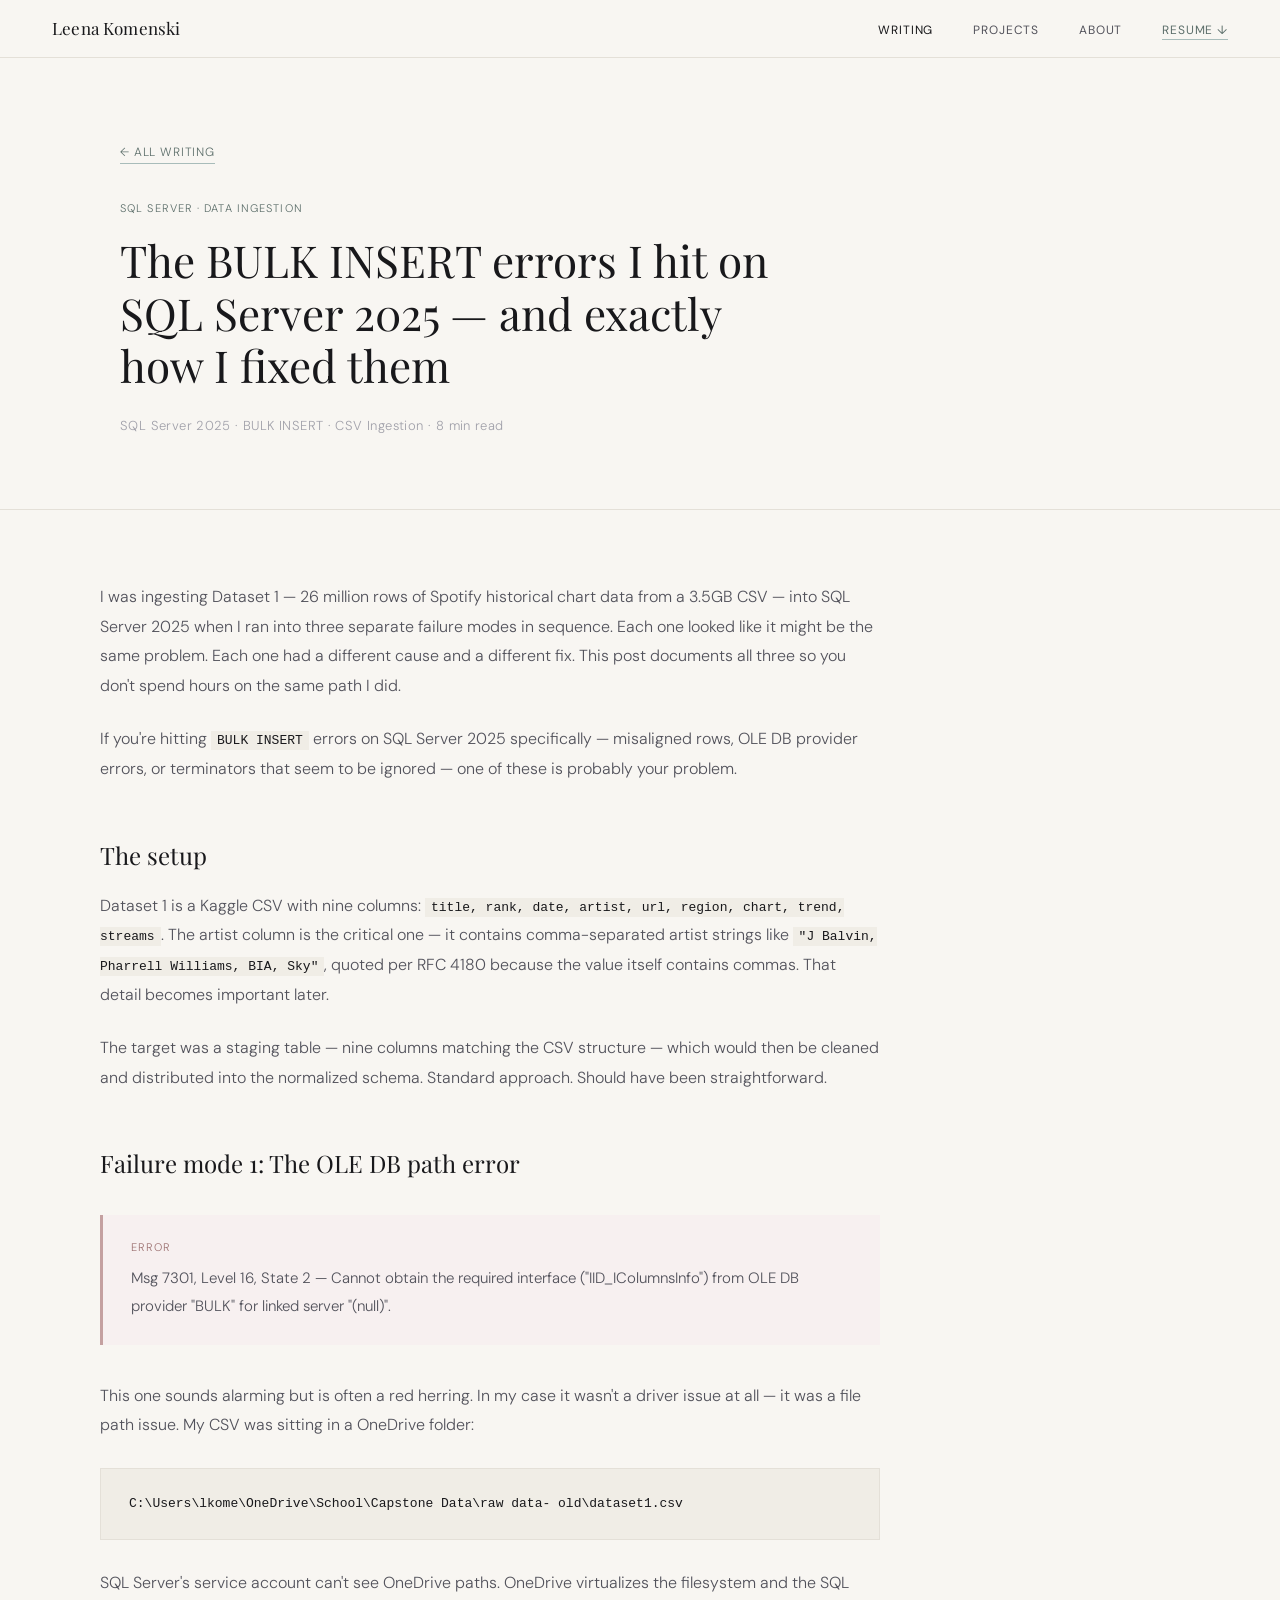
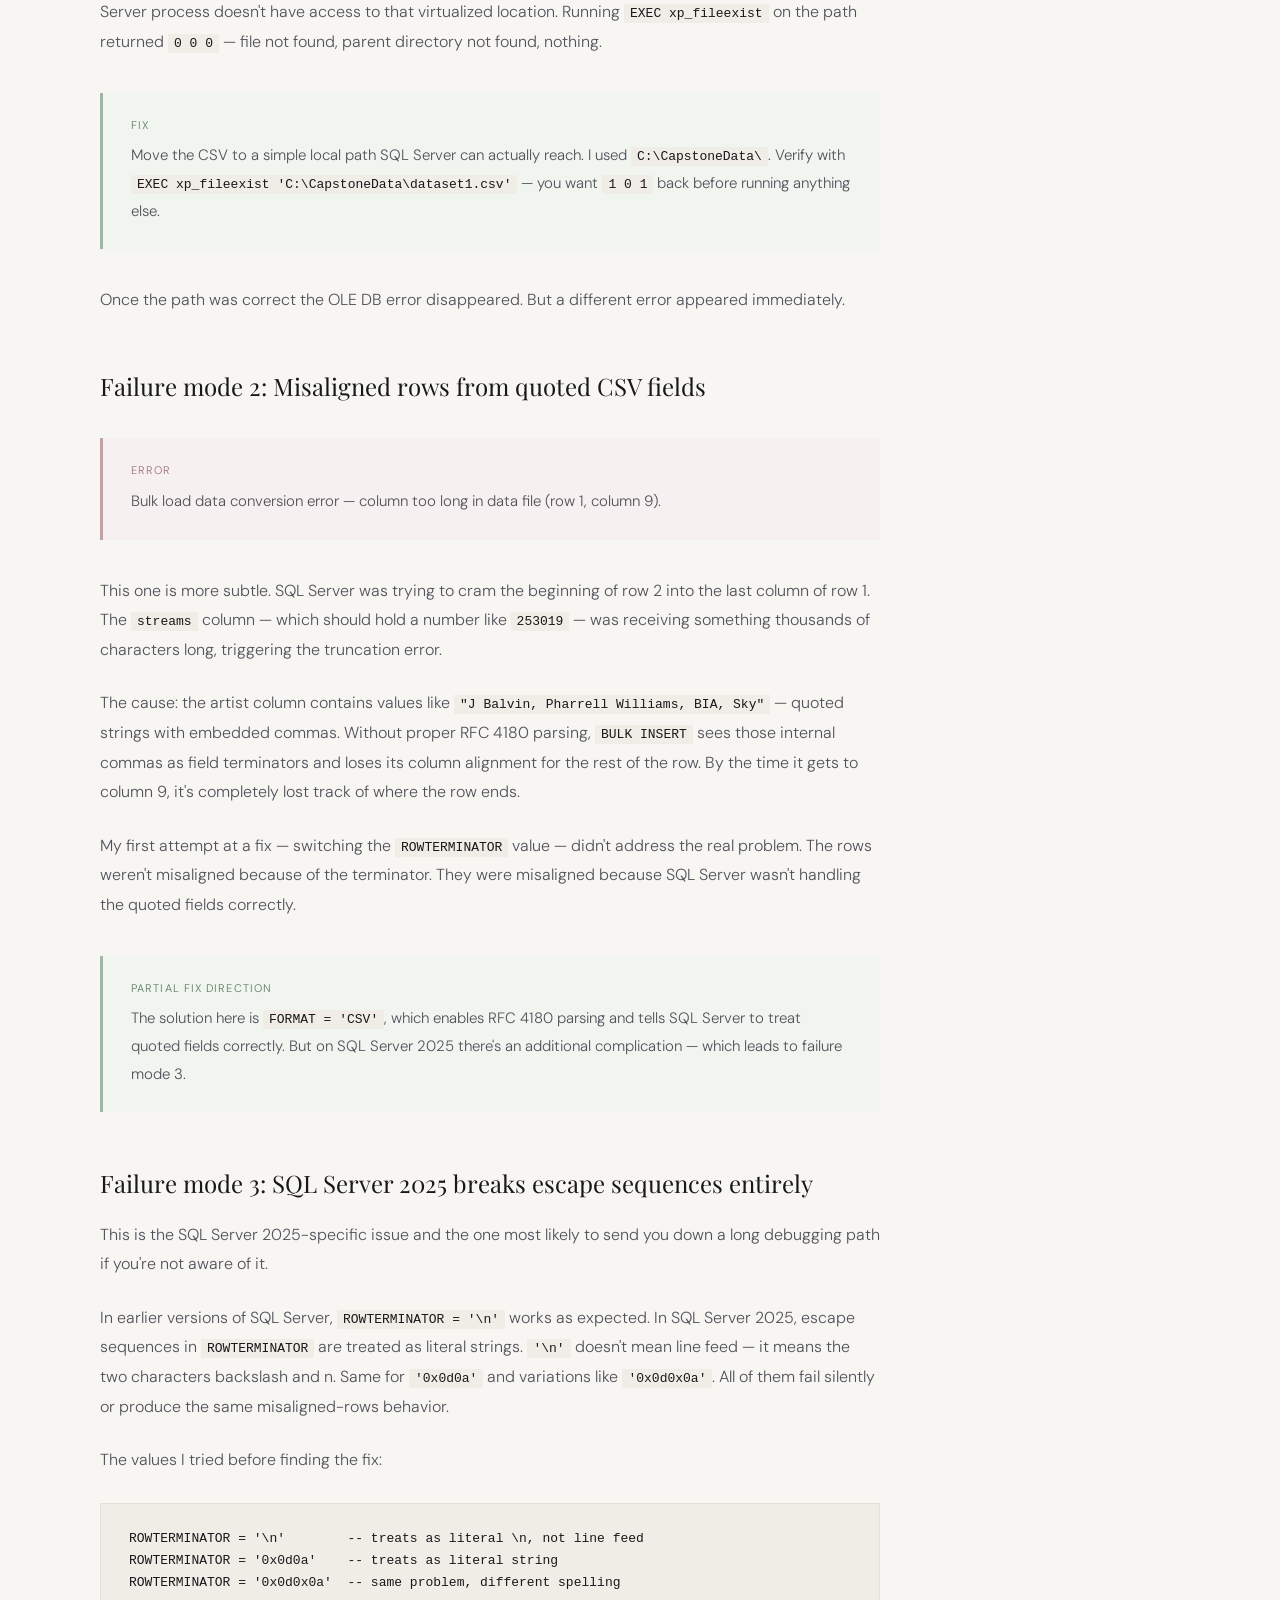
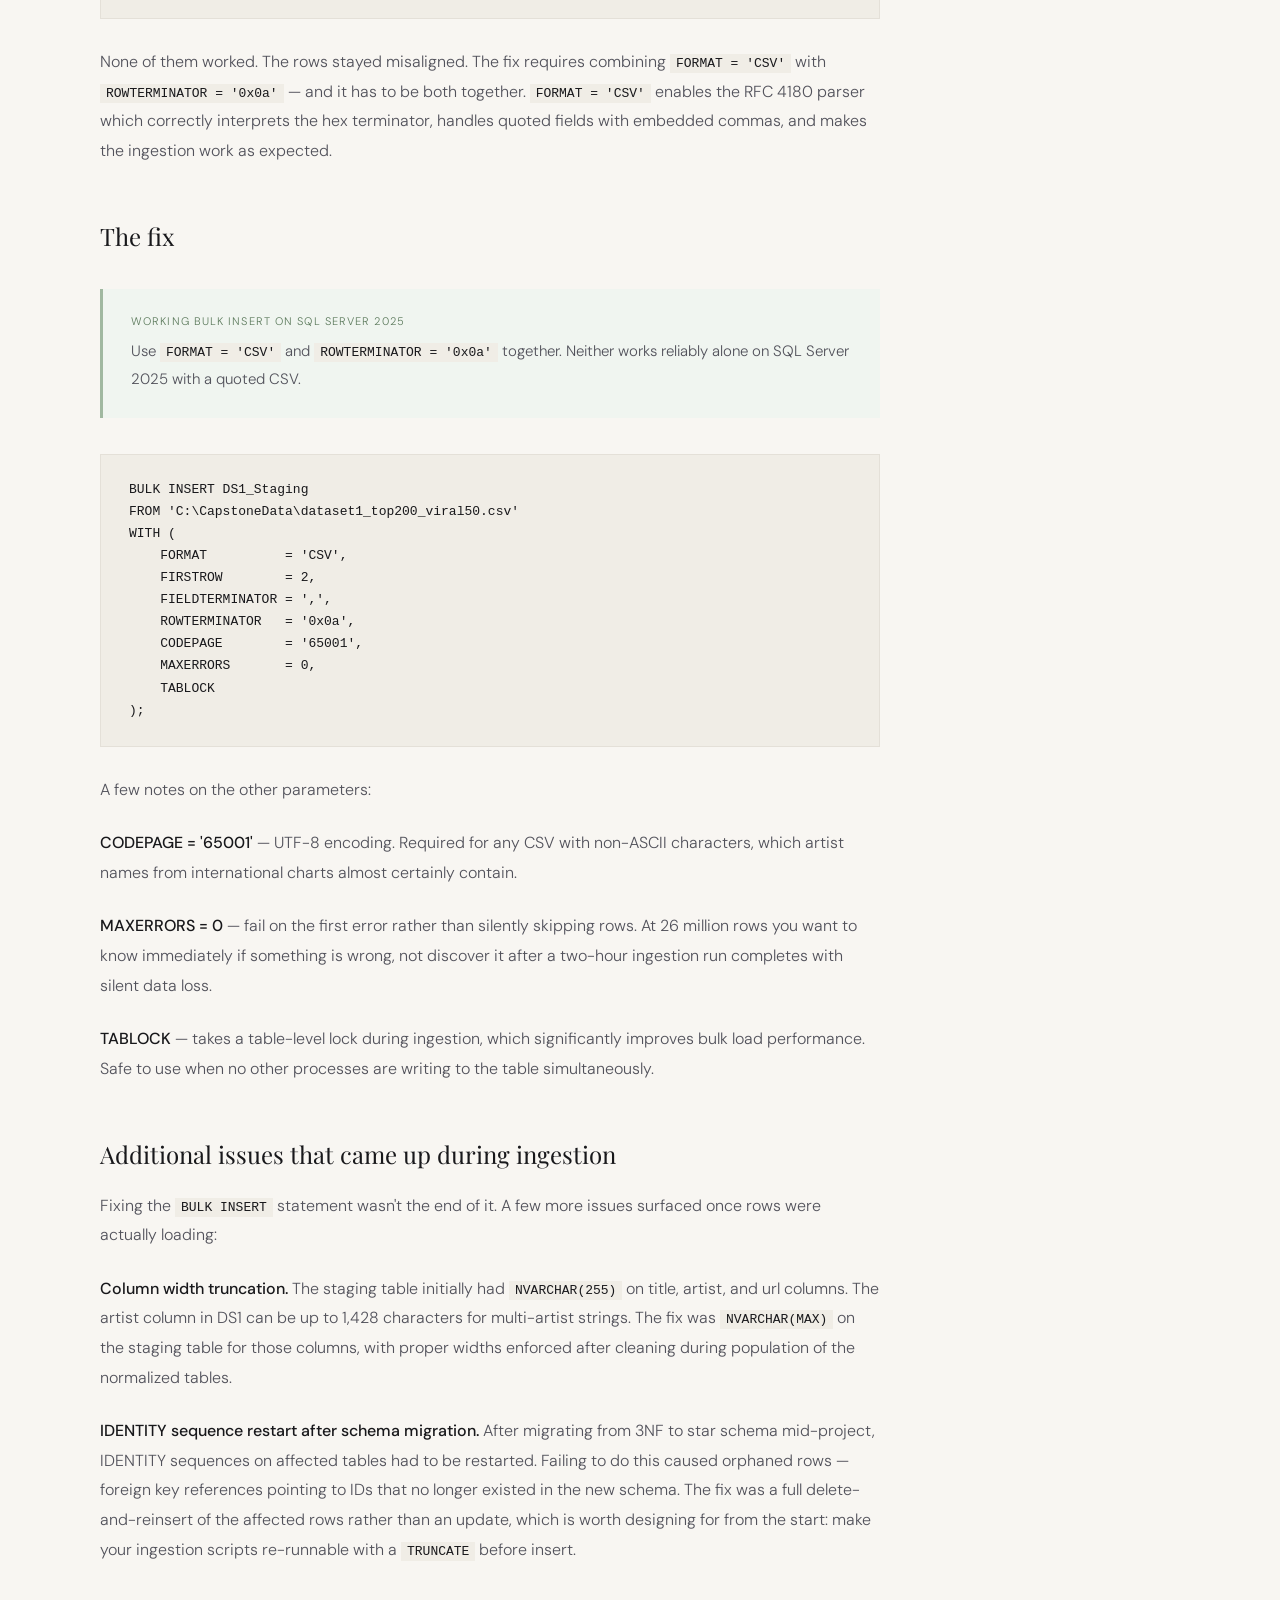
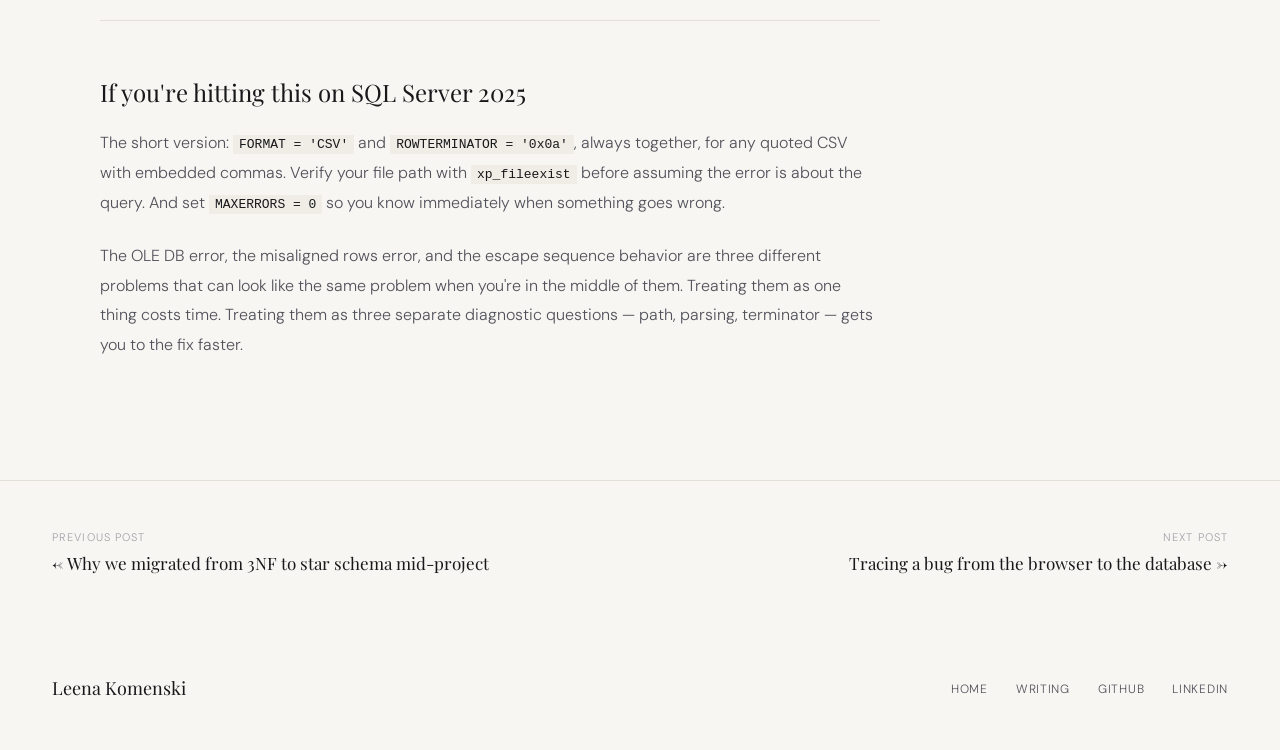
<file: writing/bulk-insert-encoding-error.html>
<!DOCTYPE html>
<html lang="en">
<head>
<meta charset="UTF-8">
<meta name="viewport" content="width=device-width, initial-scale=1.0">
<title>The BULK INSERT errors I hit on SQL Server 2025 — and exactly how I fixed them — Leena Komenski</title>
<meta name="description" content="Three distinct BULK INSERT failure modes on SQL Server 2025: OLE DB path errors, misaligned rows from quoted CSV fields, and escape sequences treated as literal strings. Here's the exact fix.">
<link href="https://fonts.googleapis.com/css2?family=Playfair+Display:ital,wght@0,400;0,600;1,400&family=DM+Sans:opsz,wght@9..40,300;9..40,400;9..40,500&display=swap" rel="stylesheet">
<link rel="stylesheet" href="../style.css">
</head>
<body>

<nav>
  <a href="../index.html" class="nav-name">Leena Komenski</a>
  <ul class="nav-links">
    <li><a href="../writing.html" style="color:var(--dark)">Writing</a></li>
    <li><a href="../projects.html">Projects</a></li>
    <li><a href="../about.html">About</a></li>
    <li><a href="../Leena_Komenski_Resume.pdf" class="nav-resume">Resume ↓</a></li>
  </ul>
  <button class="nav-toggle" aria-label="Menu" aria-expanded="false">☰</button>
</nav>

<div class="post-hero">
  <div class="post-hero-inner">
    <a href="../writing.html" class="post-back">← All Writing</a>
    <p class="post-category">SQL Server · Data Ingestion</p>
    <h1 class="post-title">The BULK INSERT errors I hit on SQL Server 2025 — and exactly how I fixed them</h1>
    <p class="post-meta">SQL Server 2025 · BULK INSERT · CSV Ingestion · 8 min read</p>
  </div>
</div>

<div class="post-body">
  <div class="post-layout">
    <div class="post-body-inner">

    <p>
      I was ingesting Dataset 1 — 26 million rows of Spotify historical chart data from a 3.5GB CSV — 
      into SQL Server 2025 when I ran into three separate failure modes in sequence. 
      Each one looked like it might be the same problem. Each one had a different cause and a different fix. 
      This post documents all three so you don't spend hours on the same path I did.
    </p>

    <p>
      If you're hitting <code>BULK INSERT</code> errors on SQL Server 2025 specifically — 
      misaligned rows, OLE DB provider errors, or terminators that seem to be ignored — 
      one of these is probably your problem.
    </p>

    <h2>The setup</h2>

    <p>
      Dataset 1 is a Kaggle CSV with nine columns: 
      <code>title, rank, date, artist, url, region, chart, trend, streams</code>. 
      The artist column is the critical one — it contains comma-separated artist strings 
      like <code>"J Balvin, Pharrell Williams, BIA, Sky"</code>, quoted per RFC 4180 
      because the value itself contains commas. That detail becomes important later.
    </p>

    <p>
      The target was a staging table — nine columns matching the CSV structure — 
      which would then be cleaned and distributed into the normalized schema. 
      Standard approach. Should have been straightforward.
    </p>

    <h2>Failure mode 1: The OLE DB path error</h2>

    <div class="post-callout error">
      <span class="error-label">Error</span>
      <p>Msg 7301, Level 16, State 2 — Cannot obtain the required interface ("IID_IColumnsInfo") from OLE DB provider "BULK" for linked server "(null)".</p>
    </div>

    <p>
      This one sounds alarming but is often a red herring. In my case it wasn't 
      a driver issue at all — it was a file path issue. 
      My CSV was sitting in a OneDrive folder:
    </p>

    <pre>C:\Users\lkome\OneDrive\School\Capstone Data\raw data- old\dataset1.csv</pre>

    <p>
      SQL Server's service account can't see OneDrive paths. OneDrive virtualizes the 
      filesystem and the SQL Server process doesn't have access to that virtualized location. 
      Running <code>EXEC xp_fileexist</code> on the path returned <code>0 0 0</code> — 
      file not found, parent directory not found, nothing.
    </p>

    <div class="post-callout fix">
      <span class="fix-label">Fix</span>
      <p>Move the CSV to a simple local path SQL Server can actually reach. I used <code>C:\CapstoneData\</code>. Verify with <code>EXEC xp_fileexist 'C:\CapstoneData\dataset1.csv'</code> — you want <code>1 0 1</code> back before running anything else.</p>
    </div>

    <p>
      Once the path was correct the OLE DB error disappeared. 
      But a different error appeared immediately.
    </p>

    <h2>Failure mode 2: Misaligned rows from quoted CSV fields</h2>

    <div class="post-callout error">
      <span class="error-label">Error</span>
      <p>Bulk load data conversion error — column too long in data file (row 1, column 9).</p>
    </div>

    <p>
      This one is more subtle. SQL Server was trying to cram the beginning of row 2 
      into the last column of row 1. The <code>streams</code> column — which should hold 
      a number like <code>253019</code> — was receiving something thousands of characters long, 
      triggering the truncation error.
    </p>

    <p>
      The cause: the artist column contains values like 
      <code>"J Balvin, Pharrell Williams, BIA, Sky"</code> — quoted strings with embedded commas. 
      Without proper RFC 4180 parsing, <code>BULK INSERT</code> sees those internal commas 
      as field terminators and loses its column alignment for the rest of the row. 
      By the time it gets to column 9, it's completely lost track of where the row ends.
    </p>

    <p>
      My first attempt at a fix — switching the <code>ROWTERMINATOR</code> value — 
      didn't address the real problem. The rows weren't misaligned because of the terminator. 
      They were misaligned because SQL Server wasn't handling the quoted fields correctly.
    </p>

    <div class="post-callout fix">
      <span class="fix-label">Partial fix direction</span>
      <p>The solution here is <code>FORMAT = 'CSV'</code>, which enables RFC 4180 parsing and tells SQL Server to treat quoted fields correctly. But on SQL Server 2025 there's an additional complication — which leads to failure mode 3.</p>
    </div>

    <h2>Failure mode 3: SQL Server 2025 breaks escape sequences entirely</h2>

    <p>
      This is the SQL Server 2025-specific issue and the one most likely to send you down 
      a long debugging path if you're not aware of it.
    </p>

    <p>
      In earlier versions of SQL Server, <code>ROWTERMINATOR = '\n'</code> works as expected. 
      In SQL Server 2025, escape sequences in <code>ROWTERMINATOR</code> are treated as 
      literal strings. <code>'\n'</code> doesn't mean line feed — it means the two characters 
      backslash and n. Same for <code>'0x0d0a'</code> and variations like <code>'0x0d0x0a'</code>. 
      All of them fail silently or produce the same misaligned-rows behavior.
    </p>

    <p>
      The values I tried before finding the fix:
    </p>

    <pre>ROWTERMINATOR = '\n'        -- treats as literal \n, not line feed
ROWTERMINATOR = '0x0d0a'    -- treats as literal string
ROWTERMINATOR = '0x0d0x0a'  -- same problem, different spelling</pre>

    <p>
      None of them worked. The rows stayed misaligned. 
      The fix requires combining <code>FORMAT = 'CSV'</code> with 
      <code>ROWTERMINATOR = '0x0a'</code> — and it has to be both together. 
      <code>FORMAT = 'CSV'</code> enables the RFC 4180 parser which correctly interprets 
      the hex terminator, handles quoted fields with embedded commas, 
      and makes the ingestion work as expected.
    </p>

    <h2>The fix</h2>

    <div class="post-callout fix">
      <span class="fix-label">Working BULK INSERT on SQL Server 2025</span>
      <p>Use <code>FORMAT = 'CSV'</code> and <code>ROWTERMINATOR = '0x0a'</code> together. Neither works reliably alone on SQL Server 2025 with a quoted CSV.</p>
    </div>

    <pre>BULK INSERT DS1_Staging
FROM 'C:\CapstoneData\dataset1_top200_viral50.csv'
WITH (
    FORMAT          = 'CSV',
    FIRSTROW        = 2,
    FIELDTERMINATOR = ',',
    ROWTERMINATOR   = '0x0a',
    CODEPAGE        = '65001',
    MAXERRORS       = 0,
    TABLOCK
);</pre>

    <p>
      A few notes on the other parameters:
    </p>

    <p>
      <strong>CODEPAGE = '65001'</strong> — UTF-8 encoding. Required for any CSV with 
      non-ASCII characters, which artist names from international charts almost certainly contain.
    </p>

    <p>
      <strong>MAXERRORS = 0</strong> — fail on the first error rather than silently skipping rows. 
      At 26 million rows you want to know immediately if something is wrong, 
      not discover it after a two-hour ingestion run completes with silent data loss.
    </p>

    <p>
      <strong>TABLOCK</strong> — takes a table-level lock during ingestion, 
      which significantly improves bulk load performance. 
      Safe to use when no other processes are writing to the table simultaneously.
    </p>

    <h2>Additional issues that came up during ingestion</h2>

    <p>
      Fixing the <code>BULK INSERT</code> statement wasn't the end of it. 
      A few more issues surfaced once rows were actually loading:
    </p>

    <p>
      <strong>Column width truncation.</strong> The staging table initially had 
      <code>NVARCHAR(255)</code> on title, artist, and url columns. 
      The artist column in DS1 can be up to 1,428 characters for multi-artist strings. 
      The fix was <code>NVARCHAR(MAX)</code> on the staging table for those columns, 
      with proper widths enforced after cleaning during population of the normalized tables.
    </p>

    <p>
      <strong>IDENTITY sequence restart after schema migration.</strong> 
      After migrating from 3NF to star schema mid-project, 
      IDENTITY sequences on affected tables had to be restarted. 
      Failing to do this caused orphaned rows — foreign key references pointing to 
      IDs that no longer existed in the new schema. 
      The fix was a full delete-and-reinsert of the affected rows rather than an update, 
      which is worth designing for from the start: 
      make your ingestion scripts re-runnable with a <code>TRUNCATE</code> before insert.
    </p>

    <hr class="post-divider">

    <h2>If you're hitting this on SQL Server 2025</h2>

    <p>
      The short version: <code>FORMAT = 'CSV'</code> and <code>ROWTERMINATOR = '0x0a'</code>, 
      always together, for any quoted CSV with embedded commas. 
      Verify your file path with <code>xp_fileexist</code> before assuming the error 
      is about the query. And set <code>MAXERRORS = 0</code> so you know immediately 
      when something goes wrong.
    </p>

    <p>
      The OLE DB error, the misaligned rows error, and the escape sequence behavior 
      are three different problems that can look like the same problem 
      when you're in the middle of them. 
      Treating them as one thing costs time. 
      Treating them as three separate diagnostic questions — path, parsing, terminator — 
      gets you to the fix faster.
    </p>

    </div>
    <aside class="post-sidebar"></aside>
  </div>
</div>

<div class="post-nav">
  <div>
    <span class="post-nav-label">Previous Post</span>
    <a href="3nf-to-star-schema.html">← Why we migrated from 3NF to star schema mid-project</a>
  </div>
  <div style="text-align:right">
    <span class="post-nav-label">Next Post</span>
    <a href="qa-browser-to-database.html">Tracing a bug from the browser to the database →</a>
  </div>
</div>

<footer>
  <span class="footer-name">Leena Komenski</span>
  <ul class="footer-links">
    <li><a href="../index.html">Home</a></li>
    <li><a href="../writing.html">Writing</a></li>
    <li><a href="https://github.com/lkomenski">GitHub</a></li>
    <li><a href="https://www.linkedin.com/in/leena-komenski/">LinkedIn</a></li>
  </ul>
</footer>

<script src="../app.js"></script>
</body>
</html>
</file>
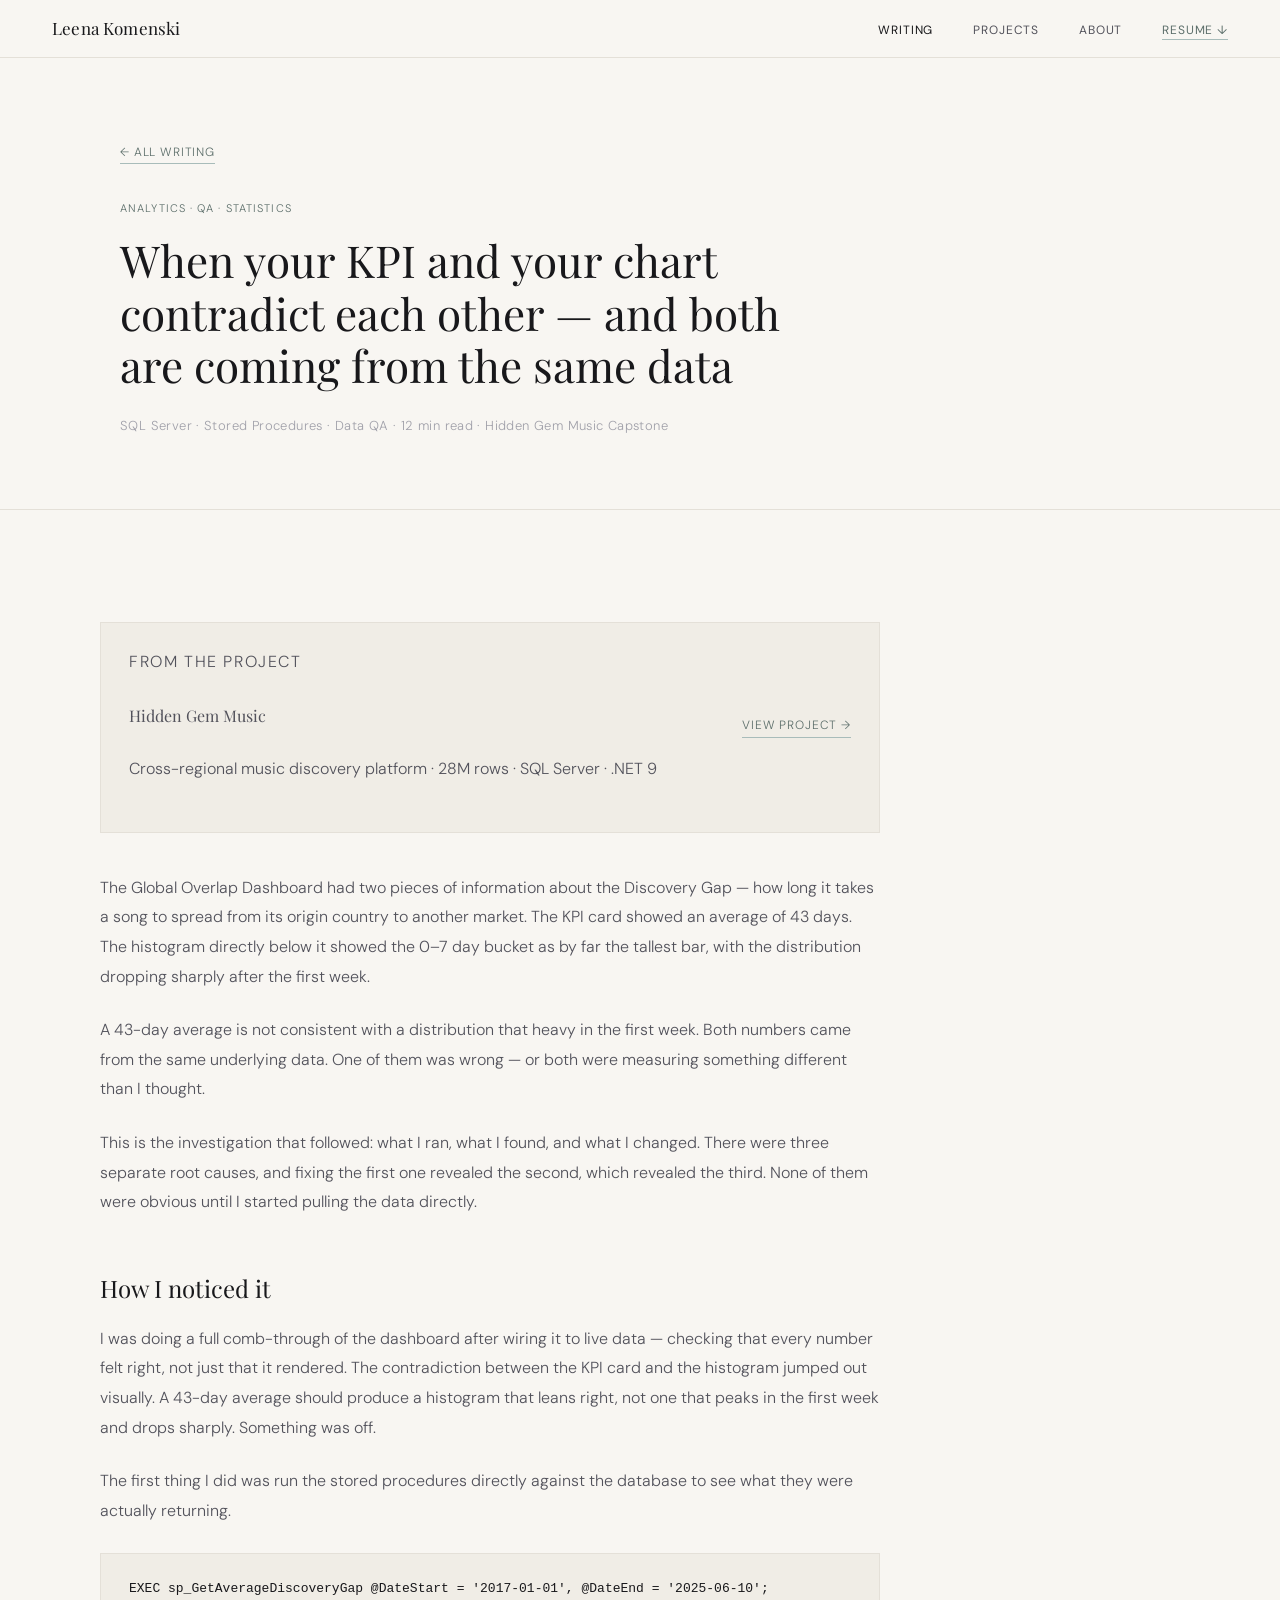
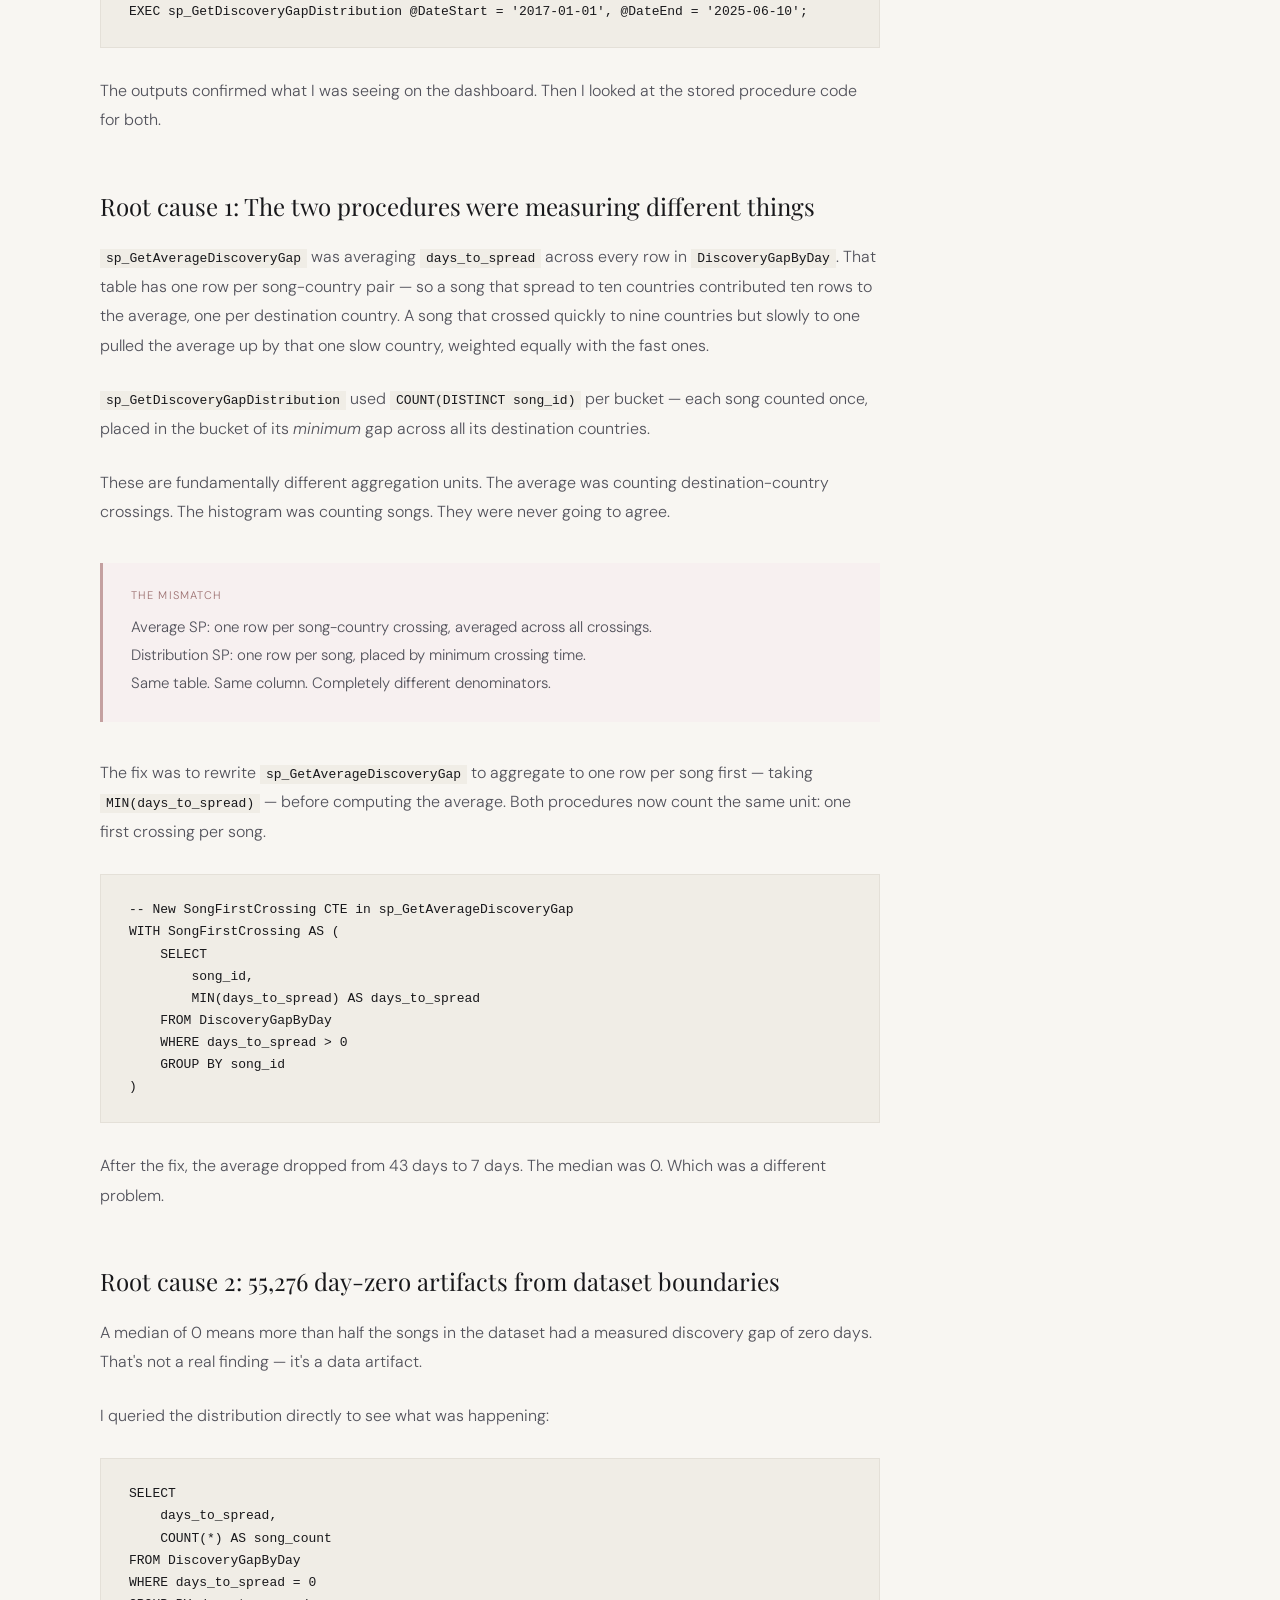
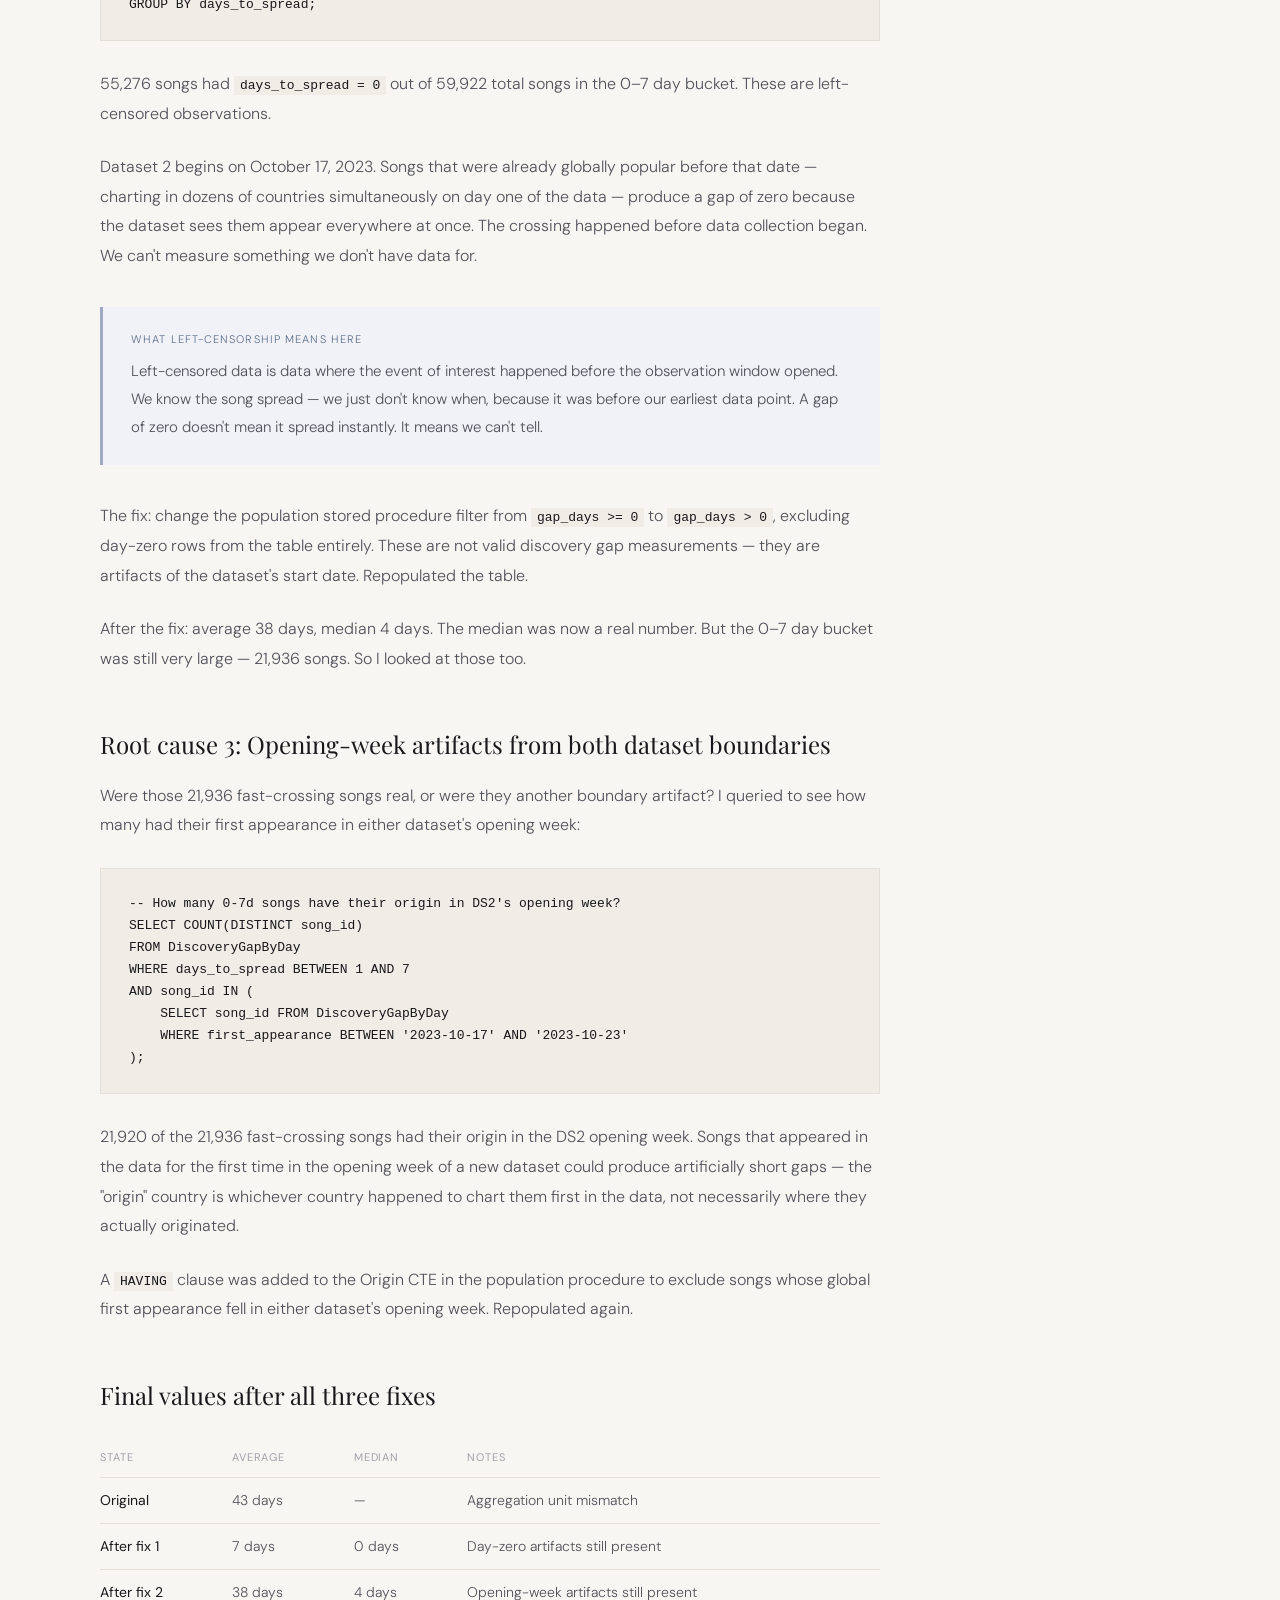
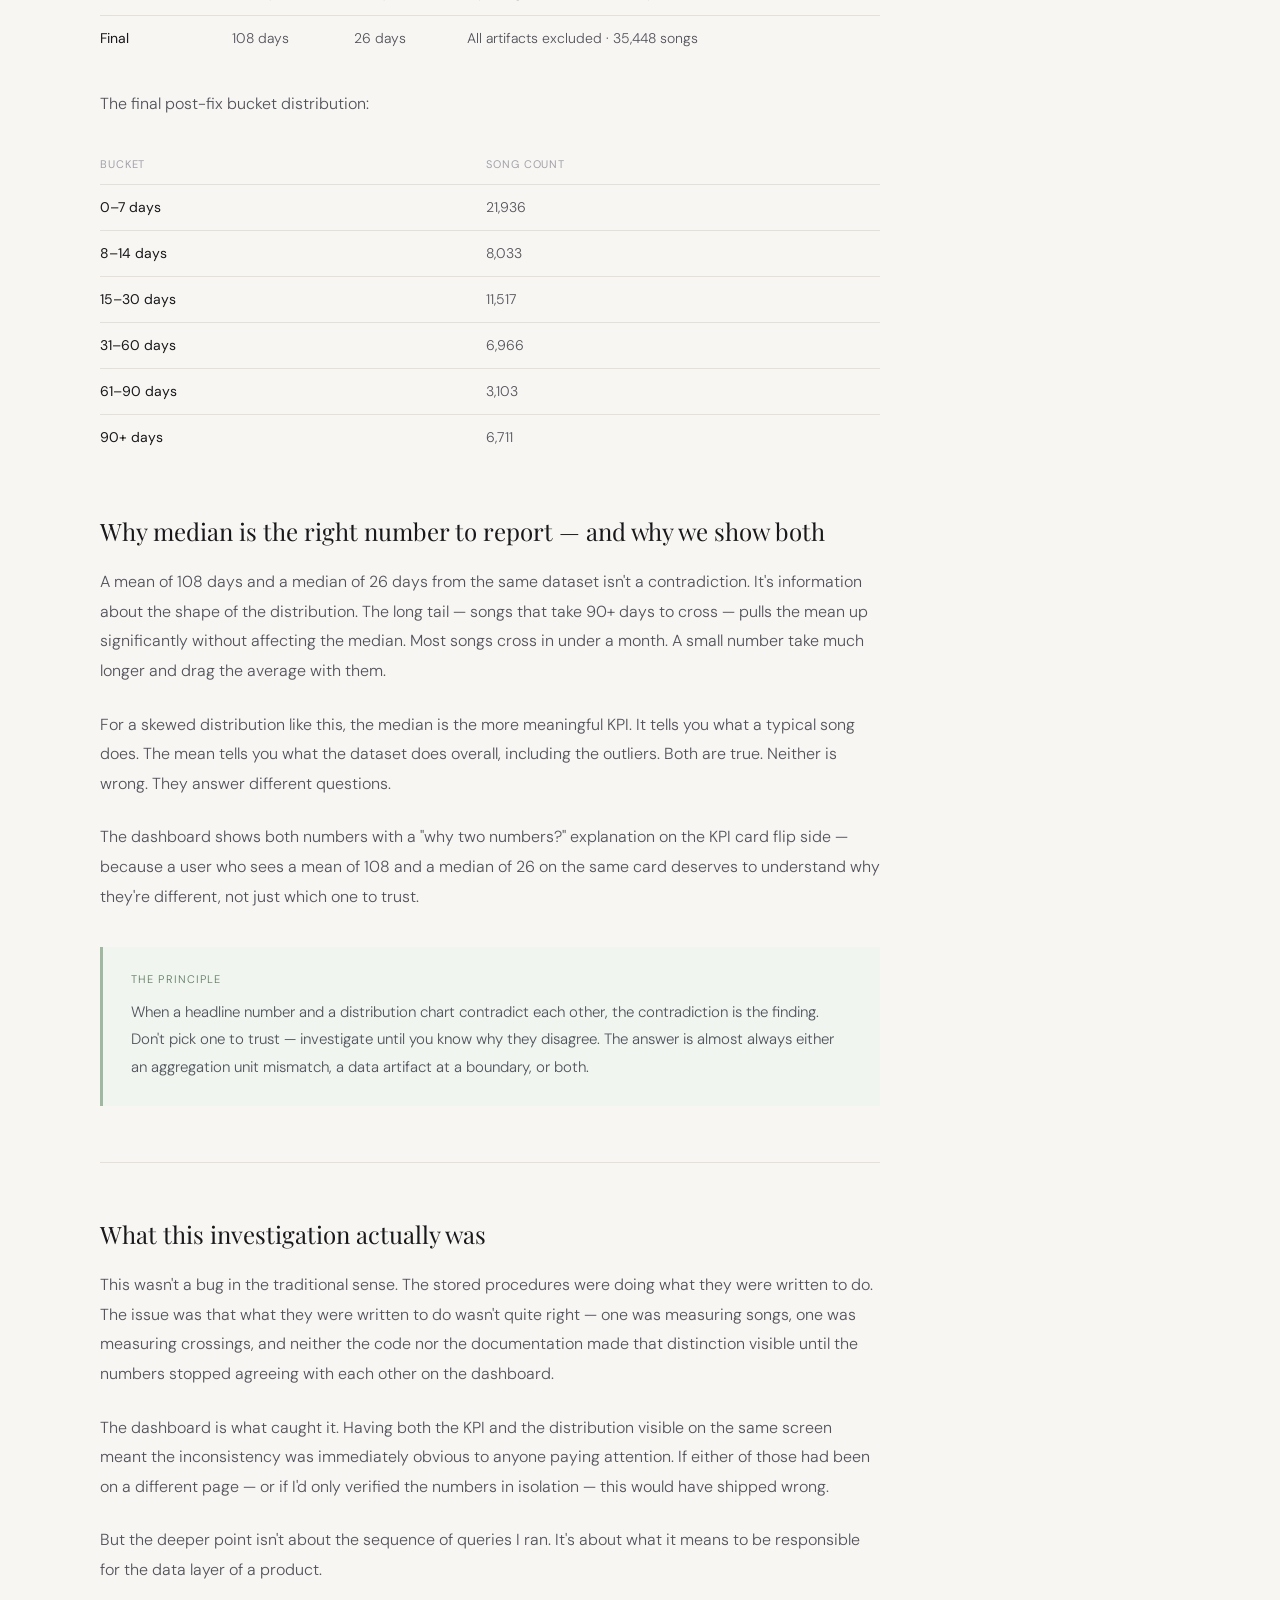
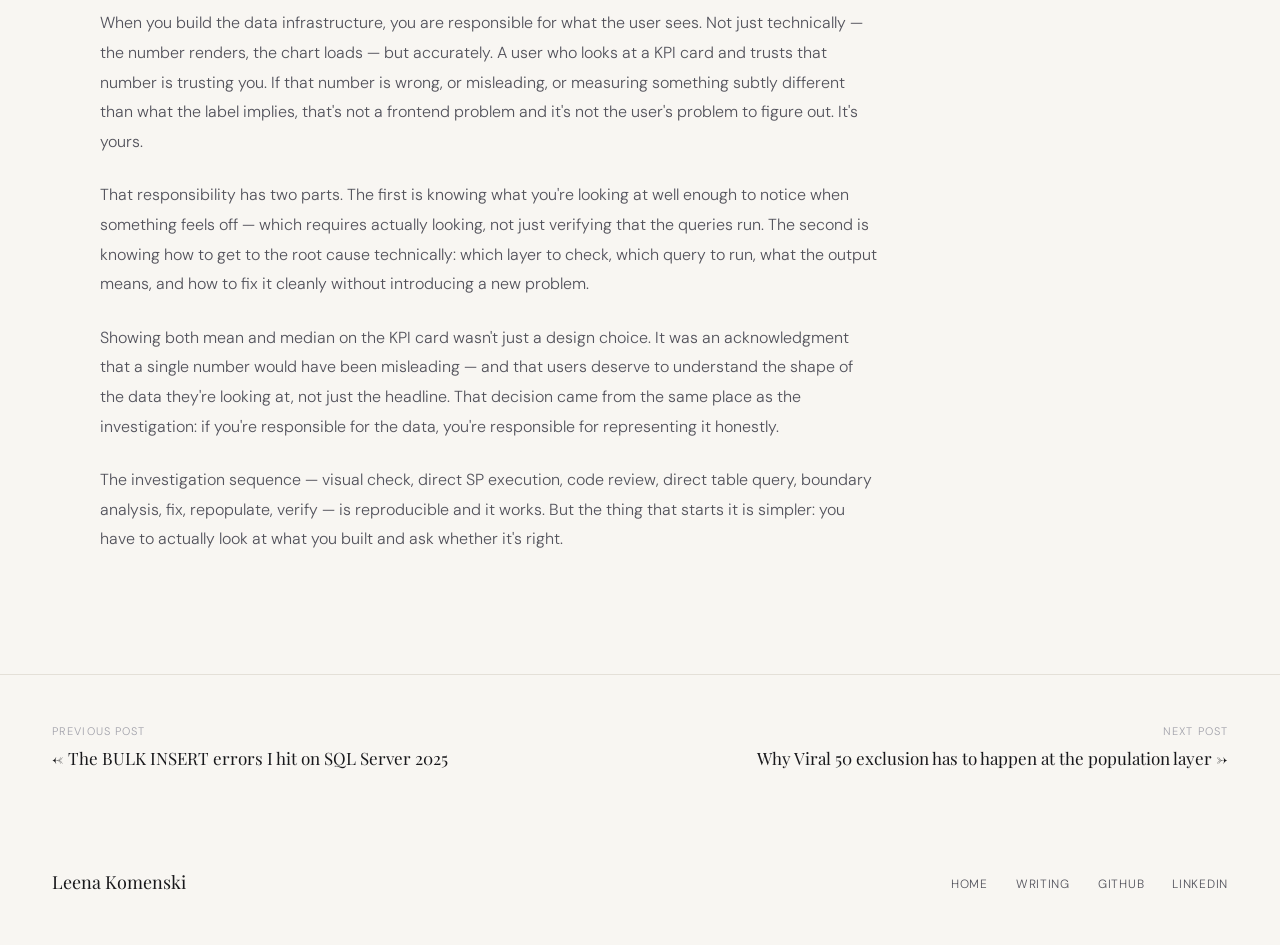
<file: writing/discovery-gap-contradiction.html>
<!DOCTYPE html>
<html lang="en">
<head>
<meta charset="UTF-8">
<meta name="viewport" content="width=device-width, initial-scale=1.0">
<title>When your KPI and your chart contradict each other — Leena Komenski</title>
<meta name="description" content="The Dashboard showed 43 days average discovery gap. The histogram showed most songs crossing in under a week. Both came from the same data. Here's how I traced it to three separate root causes and fixed all of them.">
<link href="https://fonts.googleapis.com/css2?family=Playfair+Display:ital,wght@0,400;0,600;1,400&family=DM+Sans:opsz,wght@9..40,300;9..40,400;9..40,500&display=swap" rel="stylesheet">
<link rel="stylesheet" href="../style.css">
</head>
<body>

<nav>
  <a href="../index.html" class="nav-name">Leena Komenski</a>
  <ul class="nav-links">
    <li><a href="../writing.html" style="color:var(--dark)">Writing</a></li>
    <li><a href="../projects.html">Projects</a></li>
    <li><a href="../about.html">About</a></li>
    <li><a href="../Leena_Komenski_Resume.pdf" class="nav-resume">Resume ↓</a></li>
  </ul>
  <button class="nav-toggle" aria-label="Menu" aria-expanded="false">☰</button>
</nav>

<div class="post-hero">
  <div class="post-hero-inner">
    <a href="../writing.html" class="post-back">← All Writing</a>
    <p class="post-category">Analytics · QA · Statistics</p>
    <h1 class="post-title">When your KPI and your chart contradict each other — and both are coming from the same data</h1>
    <p class="post-meta">SQL Server · Stored Procedures · Data QA · 12 min read · Hidden Gem Music Capstone</p>
  </div>
</div>

<div class="post-body">
  <div class="post-layout">
    <div class="post-body-inner">

    <div class="project-ref">
      <div>
        <p class="project-ref-label">From the project</p>
        <p class="project-ref-name">Hidden Gem Music</p>
        <p class="project-ref-sub">Cross-regional music discovery platform · 28M rows · SQL Server · .NET 9</p>
      </div>
      <a href="../projects.html" class="text-link">View Project →</a>
    </div>

    <p>
      The Global Overlap Dashboard had two pieces of information about the Discovery Gap —
      how long it takes a song to spread from its origin country to another market.
      The KPI card showed an average of 43 days.
      The histogram directly below it showed the 0–7 day bucket as by far the tallest bar,
      with the distribution dropping sharply after the first week.
    </p>

    <p>
      A 43-day average is not consistent with a distribution that heavy in the first week.
      Both numbers came from the same underlying data.
      One of them was wrong — or both were measuring something different than I thought.
    </p>

    <p>
      This is the investigation that followed: what I ran, what I found, and what I changed.
      There were three separate root causes, and fixing the first one revealed the second,
      which revealed the third. None of them were obvious until I started pulling the data directly.
    </p>

    <h2>How I noticed it</h2>

    <p>
      I was doing a full comb-through of the dashboard after wiring it to live data —
      checking that every number felt right, not just that it rendered.
      The contradiction between the KPI card and the histogram jumped out visually.
      A 43-day average should produce a histogram that leans right, not one that peaks
      in the first week and drops sharply. Something was off.
    </p>

    <p>
      The first thing I did was run the stored procedures directly against the database
      to see what they were actually returning.
    </p>

    <pre>EXEC sp_GetAverageDiscoveryGap @DateStart = '2017-01-01', @DateEnd = '2025-06-10';
EXEC sp_GetDiscoveryGapDistribution @DateStart = '2017-01-01', @DateEnd = '2025-06-10';</pre>

    <p>
      The outputs confirmed what I was seeing on the dashboard.
      Then I looked at the stored procedure code for both.
    </p>

    <h2>Root cause 1: The two procedures were measuring different things</h2>

    <p>
      <code>sp_GetAverageDiscoveryGap</code> was averaging <code>days_to_spread</code>
      across every row in <code>DiscoveryGapByDay</code>.
      That table has one row per song-country pair —
      so a song that spread to ten countries contributed ten rows to the average,
      one per destination country.
      A song that crossed quickly to nine countries but slowly to one
      pulled the average up by that one slow country, weighted equally with the fast ones.
    </p>

    <p>
      <code>sp_GetDiscoveryGapDistribution</code> used <code>COUNT(DISTINCT song_id)</code>
      per bucket — each song counted once, placed in the bucket of its
      <em>minimum</em> gap across all its destination countries.
    </p>

    <p>
      These are fundamentally different aggregation units.
      The average was counting destination-country crossings.
      The histogram was counting songs.
      They were never going to agree.
    </p>

    <div class="post-callout error">
      <span class="callout-label">The mismatch</span>
      <p>
        Average SP: one row per song-country crossing, averaged across all crossings.<br>
        Distribution SP: one row per song, placed by minimum crossing time.<br>
        Same table. Same column. Completely different denominators.
      </p>
    </div>

    <p>
      The fix was to rewrite <code>sp_GetAverageDiscoveryGap</code> to aggregate
      to one row per song first — taking <code>MIN(days_to_spread)</code> —
      before computing the average. Both procedures now count the same unit:
      one first crossing per song.
    </p>

    <pre>-- New SongFirstCrossing CTE in sp_GetAverageDiscoveryGap
WITH SongFirstCrossing AS (
    SELECT
        song_id,
        MIN(days_to_spread) AS days_to_spread
    FROM DiscoveryGapByDay
    WHERE days_to_spread > 0
    GROUP BY song_id
)</pre>

    <p>
      After the fix, the average dropped from 43 days to 7 days.
      The median was 0. Which was a different problem.
    </p>

    <h2>Root cause 2: 55,276 day-zero artifacts from dataset boundaries</h2>

    <p>
      A median of 0 means more than half the songs in the dataset had a measured
      discovery gap of zero days. That's not a real finding — it's a data artifact.
    </p>

    <p>
      I queried the distribution directly to see what was happening:
    </p>

    <pre>SELECT
    days_to_spread,
    COUNT(*) AS song_count
FROM DiscoveryGapByDay
WHERE days_to_spread = 0
GROUP BY days_to_spread;</pre>

    <p>
      55,276 songs had <code>days_to_spread = 0</code> out of 59,922 total songs
      in the 0–7 day bucket. These are left-censored observations.
    </p>

    <p>
      Dataset 2 begins on October 17, 2023.
      Songs that were already globally popular before that date —
      charting in dozens of countries simultaneously on day one of the data —
      produce a gap of zero because the dataset sees them appear everywhere at once.
      The crossing happened before data collection began.
      We can't measure something we don't have data for.
    </p>

    <div class="post-callout insight">
      <span class="callout-label">What left-censorship means here</span>
      <p>
        Left-censored data is data where the event of interest happened before
        the observation window opened. We know the song spread — we just don't know when,
        because it was before our earliest data point.
        A gap of zero doesn't mean it spread instantly.
        It means we can't tell.
      </p>
    </div>

    <p>
      The fix: change the population stored procedure filter from
      <code>gap_days &gt;= 0</code> to <code>gap_days &gt; 0</code>,
      excluding day-zero rows from the table entirely.
      These are not valid discovery gap measurements —
      they are artifacts of the dataset's start date.
      Repopulated the table.
    </p>

    <p>
      After the fix: average 38 days, median 4 days.
      The median was now a real number.
      But the 0–7 day bucket was still very large — 21,936 songs.
      So I looked at those too.
    </p>

    <h2>Root cause 3: Opening-week artifacts from both dataset boundaries</h2>

    <p>
      Were those 21,936 fast-crossing songs real, or were they another boundary artifact?
      I queried to see how many had their first appearance in either dataset's opening week:
    </p>

    <pre>-- How many 0-7d songs have their origin in DS2's opening week?
SELECT COUNT(DISTINCT song_id)
FROM DiscoveryGapByDay
WHERE days_to_spread BETWEEN 1 AND 7
AND song_id IN (
    SELECT song_id FROM DiscoveryGapByDay
    WHERE first_appearance BETWEEN '2023-10-17' AND '2023-10-23'
);</pre>

    <p>
      21,920 of the 21,936 fast-crossing songs had their origin in the DS2 opening week.
      Songs that appeared in the data for the first time in the opening week of a new dataset
      could produce artificially short gaps — the "origin" country is whichever country
      happened to chart them first in the data, not necessarily where they actually originated.
    </p>

    <p>
      A <code>HAVING</code> clause was added to the Origin CTE in the population procedure
      to exclude songs whose global first appearance fell in either dataset's opening week.
      Repopulated again.
    </p>

    <h2>Final values after all three fixes</h2>

    <table class="data-table">
      <thead>
        <tr>
          <th>State</th>
          <th>Average</th>
          <th>Median</th>
          <th>Notes</th>
        </tr>
      </thead>
      <tbody>
        <tr>
          <td>Original</td>
          <td>43 days</td>
          <td>—</td>
          <td>Aggregation unit mismatch</td>
        </tr>
        <tr>
          <td>After fix 1</td>
          <td>7 days</td>
          <td>0 days</td>
          <td>Day-zero artifacts still present</td>
        </tr>
        <tr>
          <td>After fix 2</td>
          <td>38 days</td>
          <td>4 days</td>
          <td>Opening-week artifacts still present</td>
        </tr>
        <tr>
          <td>Final</td>
          <td>108 days</td>
          <td>26 days</td>
          <td>All artifacts excluded · 35,448 songs</td>
        </tr>
      </tbody>
    </table>

    <p>
      The final post-fix bucket distribution:
    </p>

    <table class="data-table">
      <thead>
        <tr>
          <th>Bucket</th>
          <th>Song count</th>
        </tr>
      </thead>
      <tbody>
        <tr><td>0–7 days</td><td>21,936</td></tr>
        <tr><td>8–14 days</td><td>8,033</td></tr>
        <tr><td>15–30 days</td><td>11,517</td></tr>
        <tr><td>31–60 days</td><td>6,966</td></tr>
        <tr><td>61–90 days</td><td>3,103</td></tr>
        <tr><td>90+ days</td><td>6,711</td></tr>
      </tbody>
    </table>

    <h2>Why median is the right number to report — and why we show both</h2>

    <p>
      A mean of 108 days and a median of 26 days from the same dataset isn't a contradiction.
      It's information about the shape of the distribution.
      The long tail — songs that take 90+ days to cross — pulls the mean up significantly
      without affecting the median. Most songs cross in under a month.
      A small number take much longer and drag the average with them.
    </p>

    <p>
      For a skewed distribution like this, the median is the more meaningful KPI.
      It tells you what a typical song does.
      The mean tells you what the dataset does overall, including the outliers.
      Both are true. Neither is wrong. They answer different questions.
    </p>

    <p>
      The dashboard shows both numbers with a "why two numbers?" explanation on the KPI card
      flip side — because a user who sees a mean of 108 and a median of 26
      on the same card deserves to understand why they're different,
      not just which one to trust.
    </p>

    <div class="post-callout fix">
      <span class="callout-label">The principle</span>
      <p>
        When a headline number and a distribution chart contradict each other,
        the contradiction is the finding. Don't pick one to trust —
        investigate until you know why they disagree.
        The answer is almost always either an aggregation unit mismatch,
        a data artifact at a boundary, or both.
      </p>
    </div>

    <hr class="post-divider">

    <h2>What this investigation actually was</h2>

    <p>
      This wasn't a bug in the traditional sense. The stored procedures were doing
      what they were written to do. The issue was that what they were written to do
      wasn't quite right — one was measuring songs, one was measuring crossings,
      and neither the code nor the documentation made that distinction visible
      until the numbers stopped agreeing with each other on the dashboard.
    </p>

    <p>
      The dashboard is what caught it. Having both the KPI and the distribution
      visible on the same screen meant the inconsistency was immediately obvious
      to anyone paying attention. If either of those had been on a different page —
      or if I'd only verified the numbers in isolation — this would have shipped wrong.
    </p>

    <p>
      But the deeper point isn't about the sequence of queries I ran.
      It's about what it means to be responsible for the data layer of a product.
    </p>

    <p>
      When you build the data infrastructure, you are responsible for what the user sees.
      Not just technically — the number renders, the chart loads — but accurately.
      A user who looks at a KPI card and trusts that number is trusting you.
      If that number is wrong, or misleading, or measuring something subtly different
      than what the label implies, that's not a frontend problem and it's not the user's
      problem to figure out. It's yours.
    </p>

    <p>
      That responsibility has two parts. The first is knowing what you're looking at well
      enough to notice when something feels off — which requires actually looking,
      not just verifying that the queries run. The second is knowing how to get to the
      root cause technically: which layer to check, which query to run,
      what the output means, and how to fix it cleanly without introducing a new problem.
    </p>

    <p>
      Showing both mean and median on the KPI card wasn't just a design choice.
      It was an acknowledgment that a single number would have been misleading —
      and that users deserve to understand the shape of the data they're looking at,
      not just the headline. That decision came from the same place as the investigation:
      if you're responsible for the data, you're responsible for representing it honestly.
    </p>

    <p>
      The investigation sequence — visual check, direct SP execution,
      code review, direct table query, boundary analysis, fix, repopulate, verify —
      is reproducible and it works. But the thing that starts it is simpler:
      you have to actually look at what you built and ask whether it's right.
    </p>

    </div>
    <aside class="post-sidebar"></aside>
  </div>
</div>

<div class="post-nav">
  <div>
    <span class="post-nav-label">Previous Post</span>
    <a href="bulk-insert-encoding-error.html">← The BULK INSERT errors I hit on SQL Server 2025</a>
  </div>
  <div style="text-align:right">
    <span class="post-nav-label">Next Post</span>
    <a href="viral-50-contamination.html">Why Viral 50 exclusion has to happen at the population layer →</a>
  </div>
</div>

<footer>
  <span class="footer-name">Leena Komenski</span>
  <ul class="footer-links">
    <li><a href="../index.html">Home</a></li>
    <li><a href="../writing.html">Writing</a></li>
    <li><a href="https://github.com/lkomenski">GitHub</a></li>
    <li><a href="https://www.linkedin.com/in/leena-komenski/">LinkedIn</a></li>
  </ul>
</footer>

<script src="../app.js"></script>
</body>
</html>
</file>
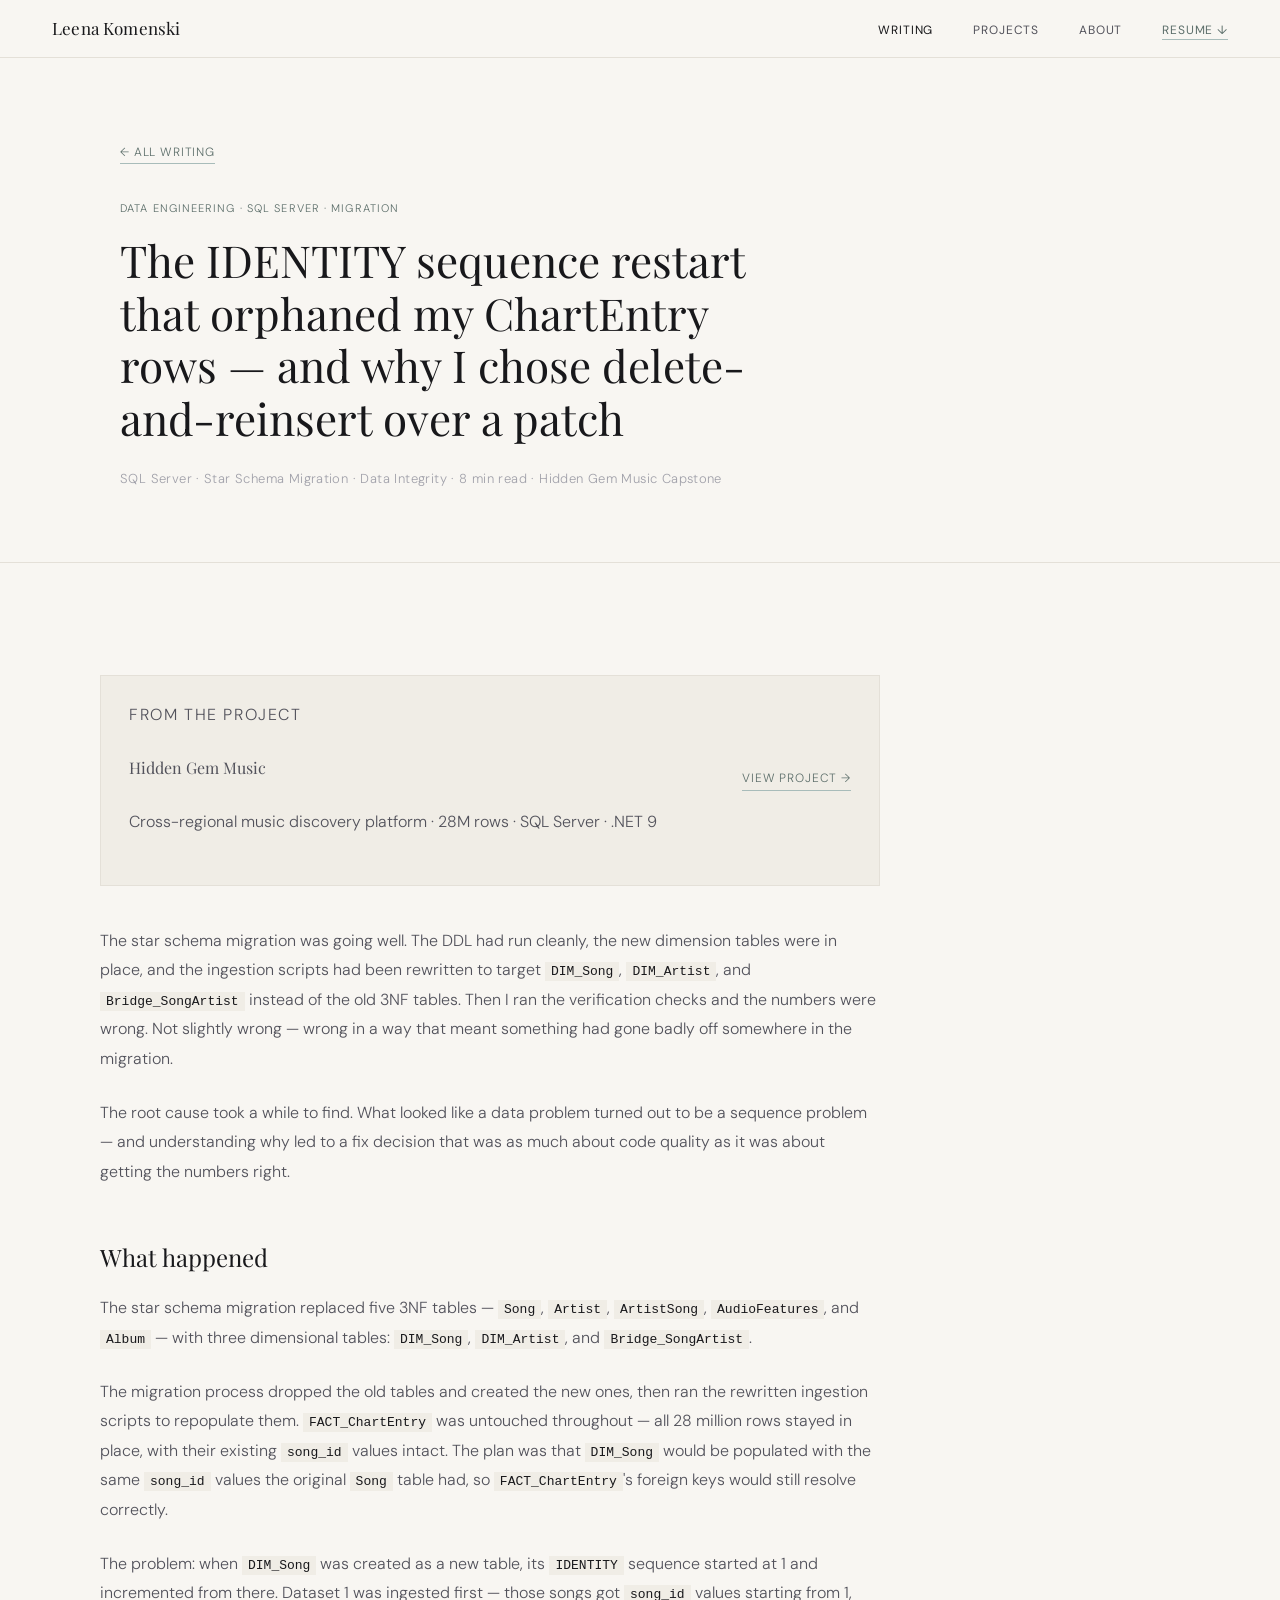
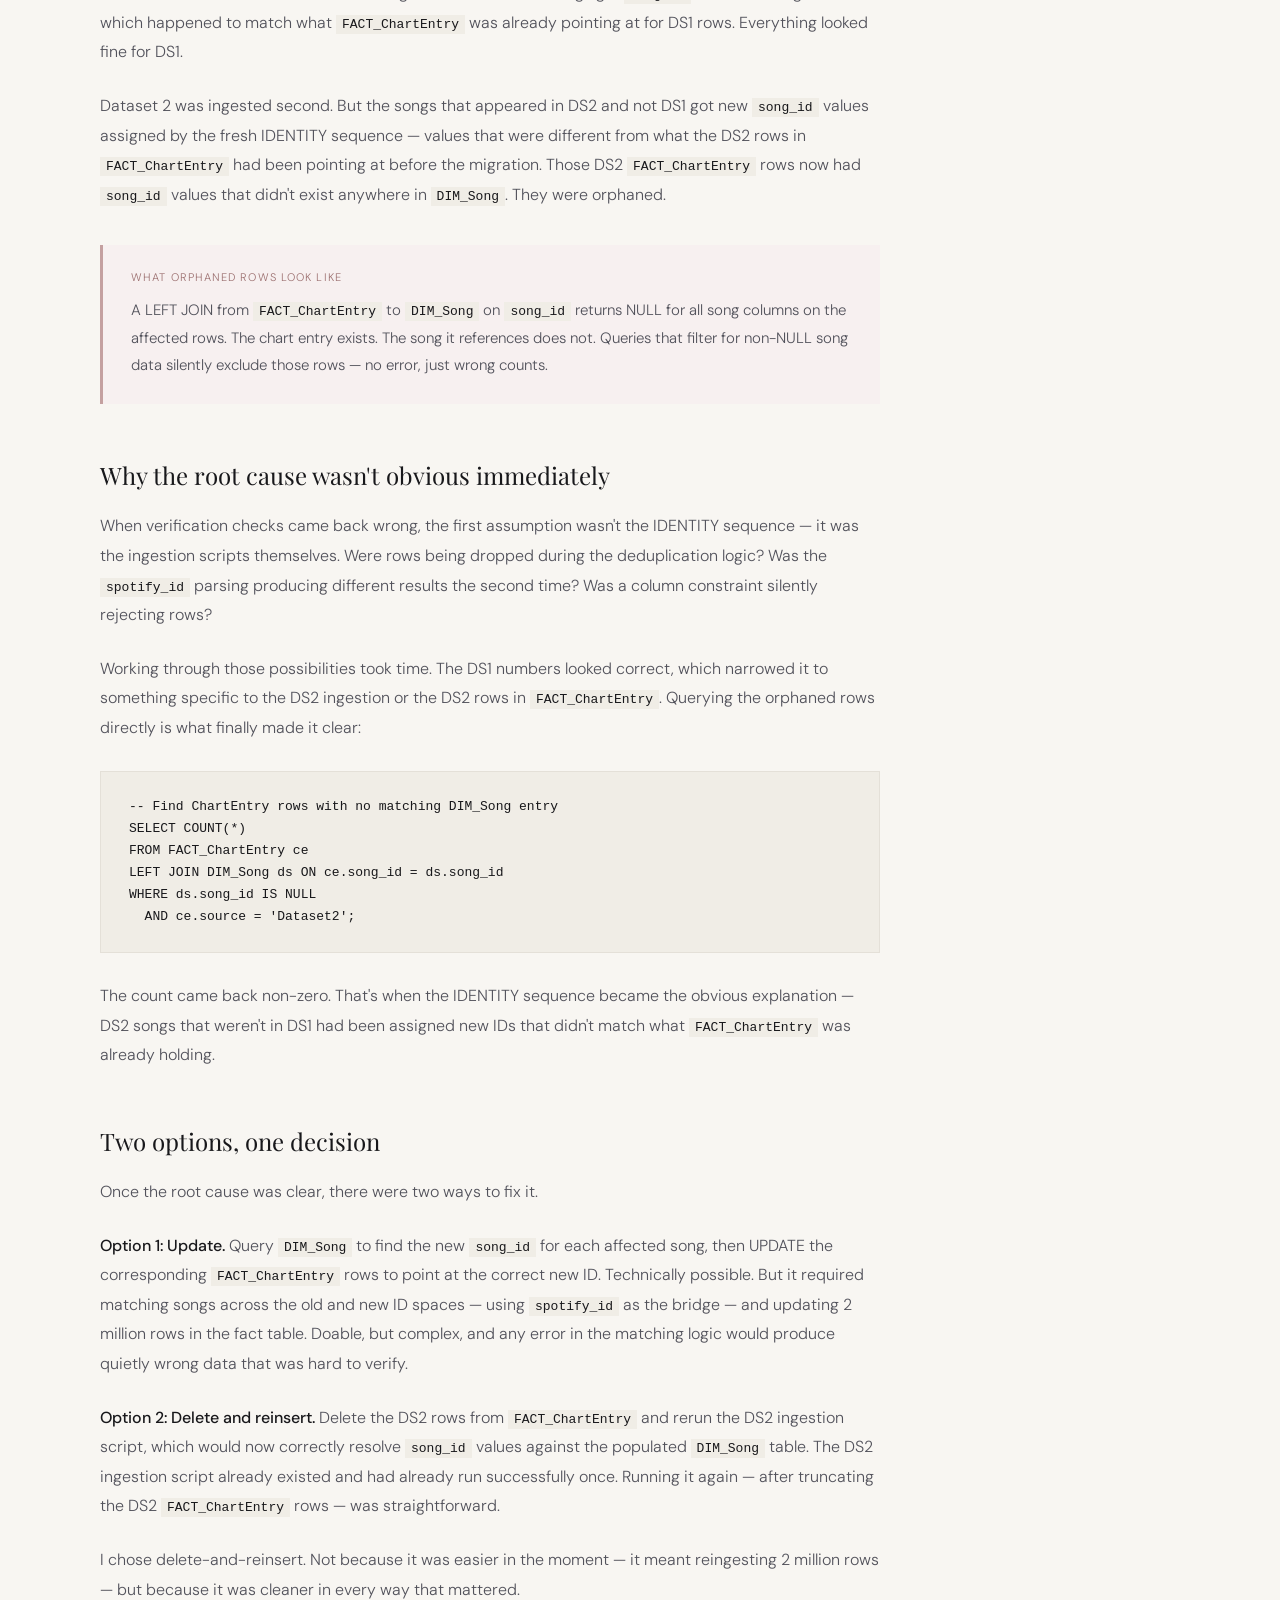
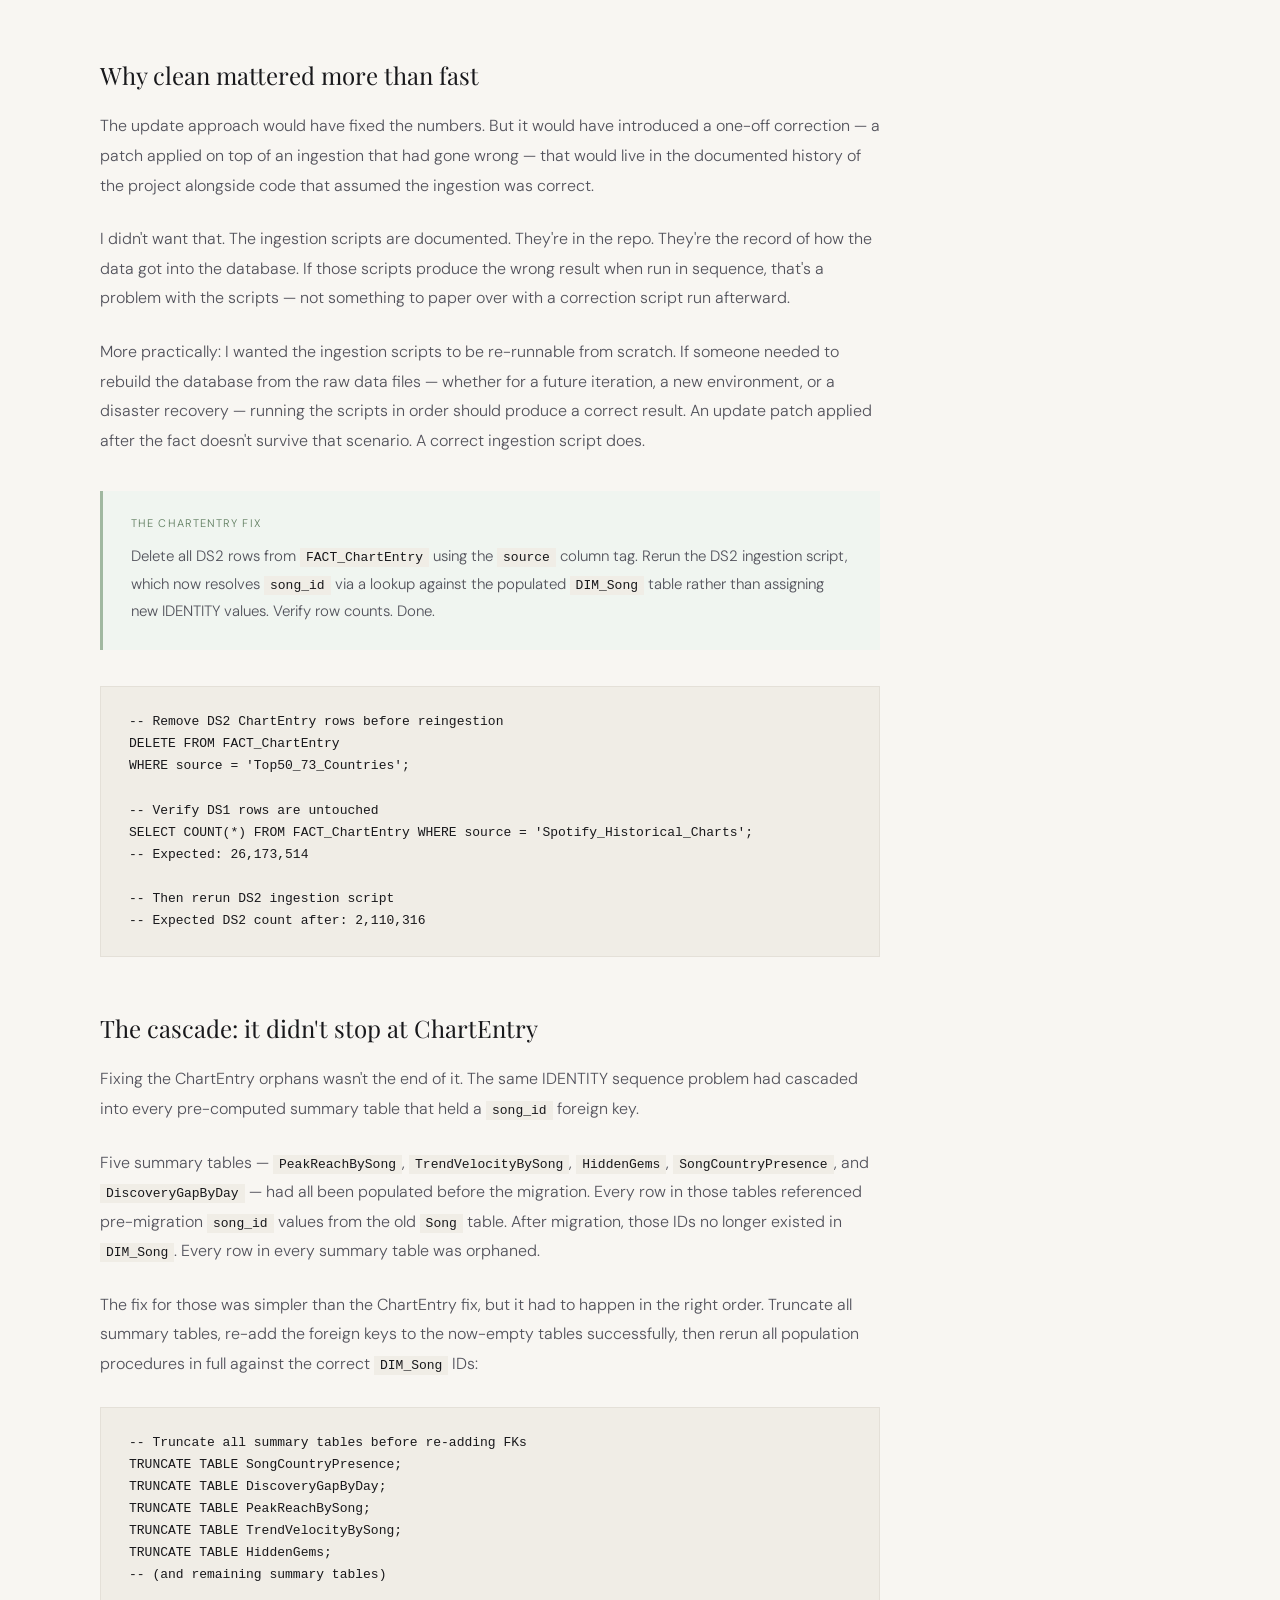
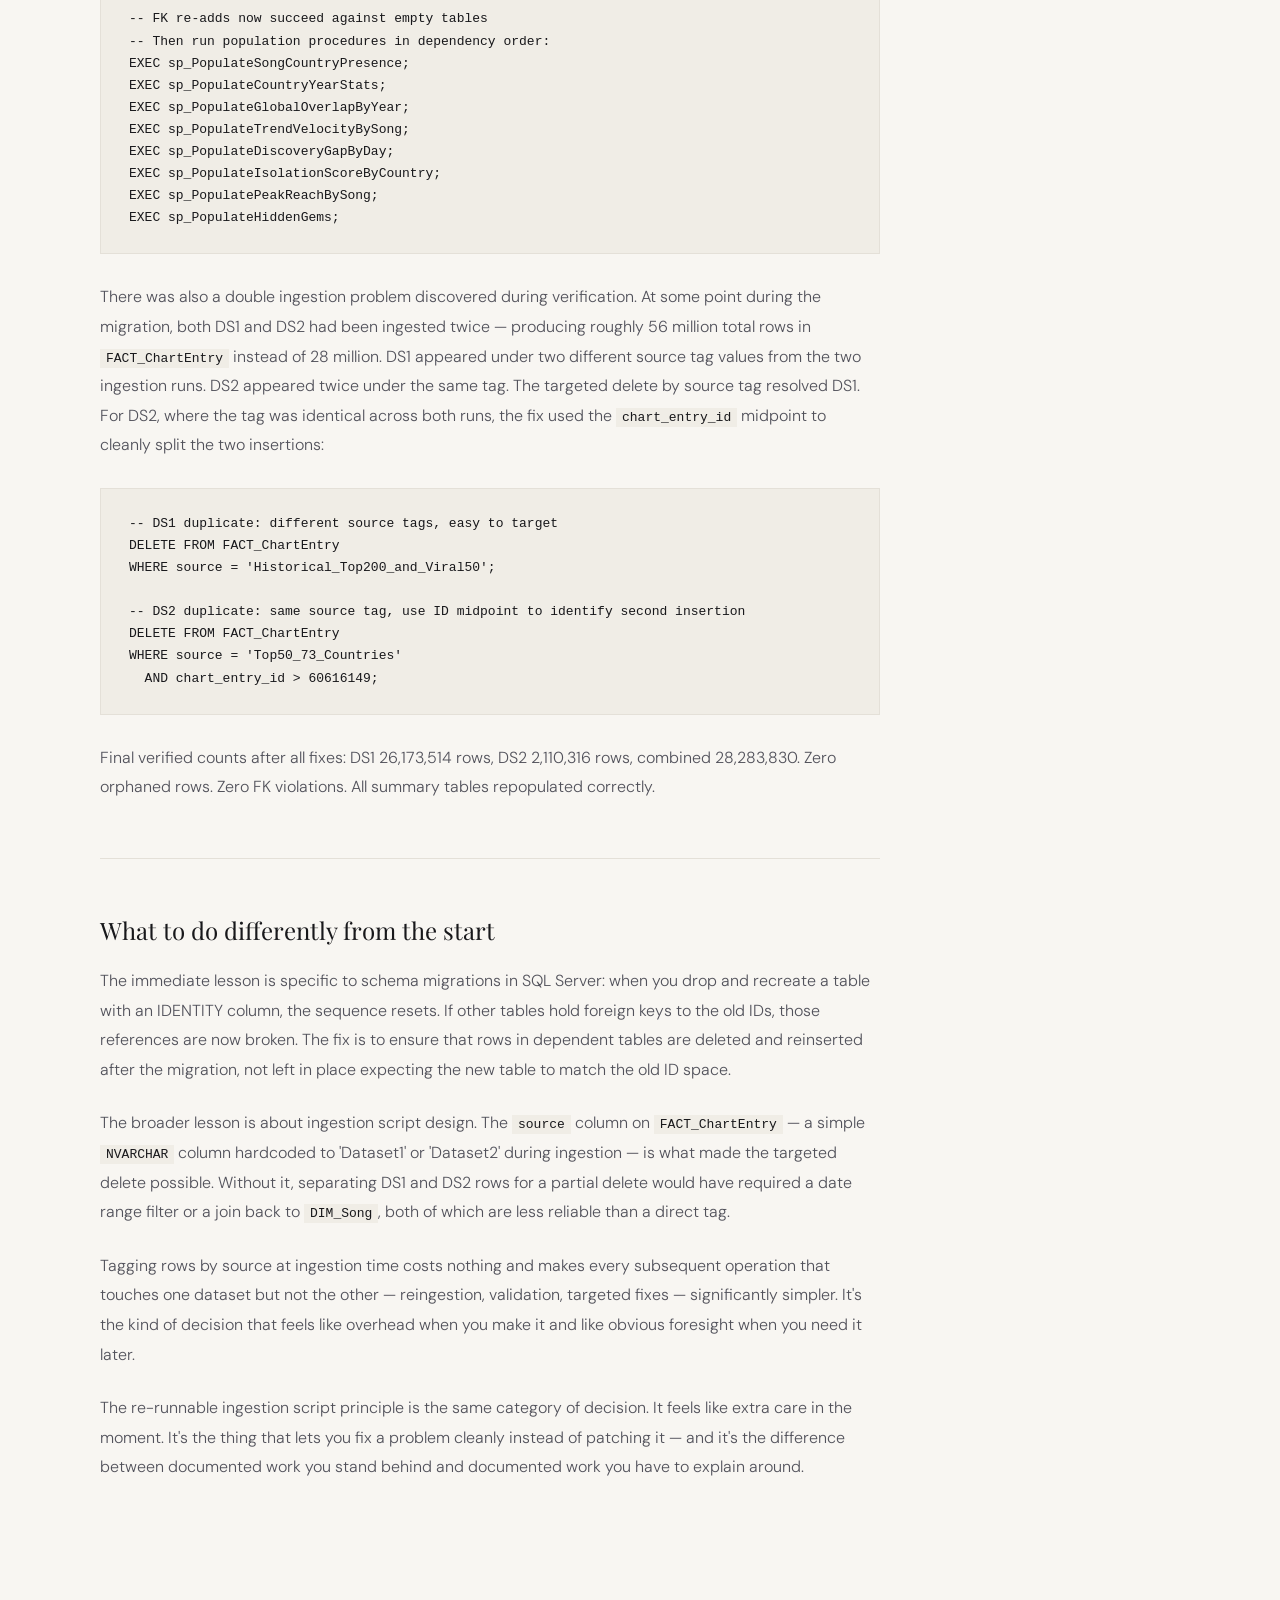
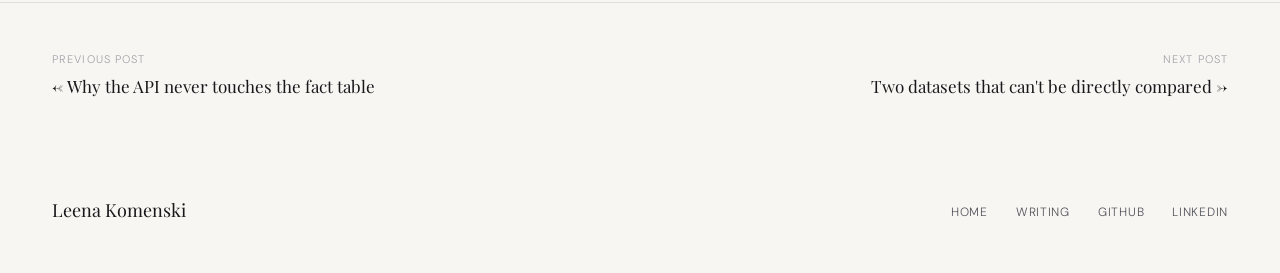
<file: writing/identity-sequence-restart.html>
<!DOCTYPE html>
<html lang="en">
<head>
<meta charset="UTF-8">
<meta name="viewport" content="width=device-width, initial-scale=1.0">
<title>The IDENTITY sequence restart that orphaned my ChartEntry rows — Leena Komenski</title>
<meta name="description" content="After migrating from 3NF to star schema, DS2 ChartEntry rows became orphaned — their song_id values pointed to IDs that no longer existed in DIM_Song. The root cause took a while to find. Here's what happened, why delete-and-reinsert was the right fix, and why re-runnable ingestion scripts matter.">
<link href="https://fonts.googleapis.com/css2?family=Playfair+Display:ital,wght@0,400;0,600;1,400&family=DM+Sans:opsz,wght@9..40,300;9..40,400;9..40,500&display=swap" rel="stylesheet">
<link rel="stylesheet" href="../style.css">
</head>
<body>

<nav>
  <a href="../index.html" class="nav-name">Leena Komenski</a>
  <ul class="nav-links">
    <li><a href="../writing.html" style="color:var(--dark)">Writing</a></li>
    <li><a href="../projects.html">Projects</a></li>
    <li><a href="../about.html">About</a></li>
    <li><a href="../Leena_Komenski_Resume.pdf" class="nav-resume">Resume ↓</a></li>
  </ul>
  <button class="nav-toggle" aria-label="Menu" aria-expanded="false">☰</button>
</nav>

<div class="post-hero">
  <div class="post-hero-inner">
    <a href="../writing.html" class="post-back">← All Writing</a>
    <p class="post-category">Data Engineering · SQL Server · Migration</p>
    <h1 class="post-title">The IDENTITY sequence restart that orphaned my ChartEntry rows — and why I chose delete-and-reinsert over a patch</h1>
    <p class="post-meta">SQL Server · Star Schema Migration · Data Integrity · 8 min read · Hidden Gem Music Capstone</p>
  </div>
</div>

<div class="post-body">
  <div class="post-layout">
    <div class="post-body-inner">

    <div class="project-ref">
      <div>
        <p class="project-ref-label">From the project</p>
        <p class="project-ref-name">Hidden Gem Music</p>
        <p class="project-ref-sub">Cross-regional music discovery platform · 28M rows · SQL Server · .NET 9</p>
      </div>
      <a href="../projects.html" class="text-link">View Project →</a>
    </div>

    <p>
      The star schema migration was going well. The DDL had run cleanly,
      the new dimension tables were in place, and the ingestion scripts had
      been rewritten to target <code>DIM_Song</code>, <code>DIM_Artist</code>,
      and <code>Bridge_SongArtist</code> instead of the old 3NF tables.
      Then I ran the verification checks and the numbers were wrong.
      Not slightly wrong — wrong in a way that meant something had gone
      badly off somewhere in the migration.
    </p>

    <p>
      The root cause took a while to find. What looked like a data problem
      turned out to be a sequence problem — and understanding why led to
      a fix decision that was as much about code quality as it was about
      getting the numbers right.
    </p>

    <h2>What happened</h2>

    <p>
      The star schema migration replaced five 3NF tables —
      <code>Song</code>, <code>Artist</code>, <code>ArtistSong</code>,
      <code>AudioFeatures</code>, and <code>Album</code> —
      with three dimensional tables: <code>DIM_Song</code>, <code>DIM_Artist</code>,
      and <code>Bridge_SongArtist</code>.
    </p>

    <p>
      The migration process dropped the old tables and created the new ones,
      then ran the rewritten ingestion scripts to repopulate them.
      <code>FACT_ChartEntry</code> was untouched throughout — all 28 million rows
      stayed in place, with their existing <code>song_id</code> values intact.
      The plan was that <code>DIM_Song</code> would be populated with the same
      <code>song_id</code> values the original <code>Song</code> table had,
      so <code>FACT_ChartEntry</code>'s foreign keys would still resolve correctly.
    </p>

    <p>
      The problem: when <code>DIM_Song</code> was created as a new table,
      its <code>IDENTITY</code> sequence started at 1 and incremented from there.
      Dataset 1 was ingested first — those songs got <code>song_id</code> values
      starting from 1, which happened to match what <code>FACT_ChartEntry</code>
      was already pointing at for DS1 rows. Everything looked fine for DS1.
    </p>

    <p>
      Dataset 2 was ingested second. But the songs that appeared in DS2 and not DS1
      got new <code>song_id</code> values assigned by the fresh IDENTITY sequence —
      values that were different from what the DS2 rows in <code>FACT_ChartEntry</code>
      had been pointing at before the migration.
      Those DS2 <code>FACT_ChartEntry</code> rows now had <code>song_id</code> values
      that didn't exist anywhere in <code>DIM_Song</code>.
      They were orphaned.
    </p>

    <div class="post-callout error">
      <span class="callout-label">What orphaned rows look like</span>
      <p>
        A LEFT JOIN from <code>FACT_ChartEntry</code> to <code>DIM_Song</code>
        on <code>song_id</code> returns NULL for all song columns on the affected rows.
        The chart entry exists. The song it references does not.
        Queries that filter for non-NULL song data silently exclude those rows —
        no error, just wrong counts.
      </p>
    </div>

    <h2>Why the root cause wasn't obvious immediately</h2>

    <p>
      When verification checks came back wrong, the first assumption wasn't
      the IDENTITY sequence — it was the ingestion scripts themselves.
      Were rows being dropped during the deduplication logic?
      Was the <code>spotify_id</code> parsing producing different results
      the second time? Was a column constraint silently rejecting rows?
    </p>

    <p>
      Working through those possibilities took time.
      The DS1 numbers looked correct, which narrowed it to something
      specific to the DS2 ingestion or the DS2 rows in <code>FACT_ChartEntry</code>.
      Querying the orphaned rows directly is what finally made it clear:
    </p>

    <pre>-- Find ChartEntry rows with no matching DIM_Song entry
SELECT COUNT(*)
FROM FACT_ChartEntry ce
LEFT JOIN DIM_Song ds ON ce.song_id = ds.song_id
WHERE ds.song_id IS NULL
  AND ce.source = 'Dataset2';</pre>

    <p>
      The count came back non-zero. That's when the IDENTITY sequence
      became the obvious explanation — DS2 songs that weren't in DS1
      had been assigned new IDs that didn't match what <code>FACT_ChartEntry</code>
      was already holding.
    </p>

    <h2>Two options, one decision</h2>

    <p>
      Once the root cause was clear, there were two ways to fix it.
    </p>

    <p>
      <strong>Option 1: Update.</strong>
      Query <code>DIM_Song</code> to find the new <code>song_id</code> for each
      affected song, then UPDATE the corresponding <code>FACT_ChartEntry</code> rows
      to point at the correct new ID. Technically possible.
      But it required matching songs across the old and new ID spaces —
      using <code>spotify_id</code> as the bridge — and updating 2 million rows
      in the fact table. Doable, but complex, and any error in the matching logic
      would produce quietly wrong data that was hard to verify.
    </p>

    <p>
      <strong>Option 2: Delete and reinsert.</strong>
      Delete the DS2 rows from <code>FACT_ChartEntry</code> and rerun the DS2
      ingestion script, which would now correctly resolve <code>song_id</code>
      values against the populated <code>DIM_Song</code> table.
      The DS2 ingestion script already existed and had already run successfully once.
      Running it again — after truncating the DS2 <code>FACT_ChartEntry</code> rows —
      was straightforward.
    </p>

    <p>
      I chose delete-and-reinsert. Not because it was easier in the moment —
      it meant reingesting 2 million rows — but because it was cleaner
      in every way that mattered.
    </p>

    <h2>Why clean mattered more than fast</h2>

    <p>
      The update approach would have fixed the numbers.
      But it would have introduced a one-off correction — a patch applied
      on top of an ingestion that had gone wrong — that would live in the
      documented history of the project alongside code that assumed
      the ingestion was correct.
    </p>

    <p>
      I didn't want that. The ingestion scripts are documented.
      They're in the repo. They're the record of how the data got into the database.
      If those scripts produce the wrong result when run in sequence,
      that's a problem with the scripts — not something to paper over with
      a correction script run afterward.
    </p>

    <p>
      More practically: I wanted the ingestion scripts to be re-runnable from scratch.
      If someone needed to rebuild the database from the raw data files —
      whether for a future iteration, a new environment, or a disaster recovery —
      running the scripts in order should produce a correct result.
      An update patch applied after the fact doesn't survive that scenario.
      A correct ingestion script does.
    </p>

    <div class="post-callout fix">
      <span class="callout-label">The ChartEntry fix</span>
      <p>
        Delete all DS2 rows from <code>FACT_ChartEntry</code> using the
        <code>source</code> column tag. Rerun the DS2 ingestion script,
        which now resolves <code>song_id</code> via a lookup against the
        populated <code>DIM_Song</code> table rather than assigning new IDENTITY values.
        Verify row counts. Done.
      </p>
    </div>

    <pre>-- Remove DS2 ChartEntry rows before reingestion
DELETE FROM FACT_ChartEntry
WHERE source = 'Top50_73_Countries';

-- Verify DS1 rows are untouched
SELECT COUNT(*) FROM FACT_ChartEntry WHERE source = 'Spotify_Historical_Charts';
-- Expected: 26,173,514

-- Then rerun DS2 ingestion script
-- Expected DS2 count after: 2,110,316</pre>

    <h2>The cascade: it didn't stop at ChartEntry</h2>

    <p>
      Fixing the ChartEntry orphans wasn't the end of it. The same IDENTITY sequence
      problem had cascaded into every pre-computed summary table that held a
      <code>song_id</code> foreign key.
    </p>

    <p>
      Five summary tables — <code>PeakReachBySong</code>, <code>TrendVelocityBySong</code>,
      <code>HiddenGems</code>, <code>SongCountryPresence</code>,
      and <code>DiscoveryGapByDay</code> — had all been populated before the migration.
      Every row in those tables referenced pre-migration <code>song_id</code> values
      from the old <code>Song</code> table. After migration, those IDs no longer existed
      in <code>DIM_Song</code>. Every row in every summary table was orphaned.
    </p>

    <p>
      The fix for those was simpler than the ChartEntry fix, but it had to happen
      in the right order. Truncate all summary tables, re-add the foreign keys
      to the now-empty tables successfully, then rerun all population procedures
      in full against the correct <code>DIM_Song</code> IDs:
    </p>

    <pre>-- Truncate all summary tables before re-adding FKs
TRUNCATE TABLE SongCountryPresence;
TRUNCATE TABLE DiscoveryGapByDay;
TRUNCATE TABLE PeakReachBySong;
TRUNCATE TABLE TrendVelocityBySong;
TRUNCATE TABLE HiddenGems;
-- (and remaining summary tables)

-- FK re-adds now succeed against empty tables
-- Then run population procedures in dependency order:
EXEC sp_PopulateSongCountryPresence;
EXEC sp_PopulateCountryYearStats;
EXEC sp_PopulateGlobalOverlapByYear;
EXEC sp_PopulateTrendVelocityBySong;
EXEC sp_PopulateDiscoveryGapByDay;
EXEC sp_PopulateIsolationScoreByCountry;
EXEC sp_PopulatePeakReachBySong;
EXEC sp_PopulateHiddenGems;</pre>

    <p>
      There was also a double ingestion problem discovered during verification.
      At some point during the migration, both DS1 and DS2 had been ingested twice —
      producing roughly 56 million total rows in <code>FACT_ChartEntry</code>
      instead of 28 million. DS1 appeared under two different source tag values
      from the two ingestion runs. DS2 appeared twice under the same tag.
      The targeted delete by source tag resolved DS1.
      For DS2, where the tag was identical across both runs, the fix used
      the <code>chart_entry_id</code> midpoint to cleanly split the two insertions:
    </p>

    <pre>-- DS1 duplicate: different source tags, easy to target
DELETE FROM FACT_ChartEntry
WHERE source = 'Historical_Top200_and_Viral50';

-- DS2 duplicate: same source tag, use ID midpoint to identify second insertion
DELETE FROM FACT_ChartEntry
WHERE source = 'Top50_73_Countries'
  AND chart_entry_id > 60616149;</pre>

    <p>
      Final verified counts after all fixes:
      DS1 26,173,514 rows, DS2 2,110,316 rows, combined 28,283,830.
      Zero orphaned rows. Zero FK violations. All summary tables repopulated correctly.
    </p>

    <hr class="post-divider">

    <h2>What to do differently from the start</h2>

    <p>
      The immediate lesson is specific to schema migrations in SQL Server:
      when you drop and recreate a table with an IDENTITY column,
      the sequence resets. If other tables hold foreign keys to the old IDs,
      those references are now broken. The fix is to ensure that rows in
      dependent tables are deleted and reinserted after the migration,
      not left in place expecting the new table to match the old ID space.
    </p>

    <p>
      The broader lesson is about ingestion script design.
      The <code>source</code> column on <code>FACT_ChartEntry</code>
      — a simple <code>NVARCHAR</code> column hardcoded to 'Dataset1' or 'Dataset2'
      during ingestion — is what made the targeted delete possible.
      Without it, separating DS1 and DS2 rows for a partial delete would have
      required a date range filter or a join back to <code>DIM_Song</code>,
      both of which are less reliable than a direct tag.
    </p>

    <p>
      Tagging rows by source at ingestion time costs nothing and makes
      every subsequent operation that touches one dataset but not the other
      — reingestion, validation, targeted fixes — significantly simpler.
      It's the kind of decision that feels like overhead when you make it
      and like obvious foresight when you need it later.
    </p>

    <p>
      The re-runnable ingestion script principle is the same category of decision.
      It feels like extra care in the moment. It's the thing that lets you
      fix a problem cleanly instead of patching it — and it's the difference
      between documented work you stand behind and documented work
      you have to explain around.
    </p>

    </div>
    <aside class="post-sidebar"></aside>
  </div>
</div>

<div class="post-nav">
  <div>
    <span class="post-nav-label">Previous Post</span>
    <a href="pre-computed-summary-tables.html">← Why the API never touches the fact table</a>
  </div>
  <div style="text-align:right">
    <span class="post-nav-label">Next Post</span>
    <a href="two-datasets-one-analysis.html">Two datasets that can't be directly compared →</a>
  </div>
</div>

<footer>
  <span class="footer-name">Leena Komenski</span>
  <ul class="footer-links">
    <li><a href="../index.html">Home</a></li>
    <li><a href="../writing.html">Writing</a></li>
    <li><a href="https://github.com/lkomenski">GitHub</a></li>
    <li><a href="https://www.linkedin.com/in/leena-komenski/">LinkedIn</a></li>
  </ul>
</footer>

<script src="../app.js"></script>
</body>
</html>
</file>
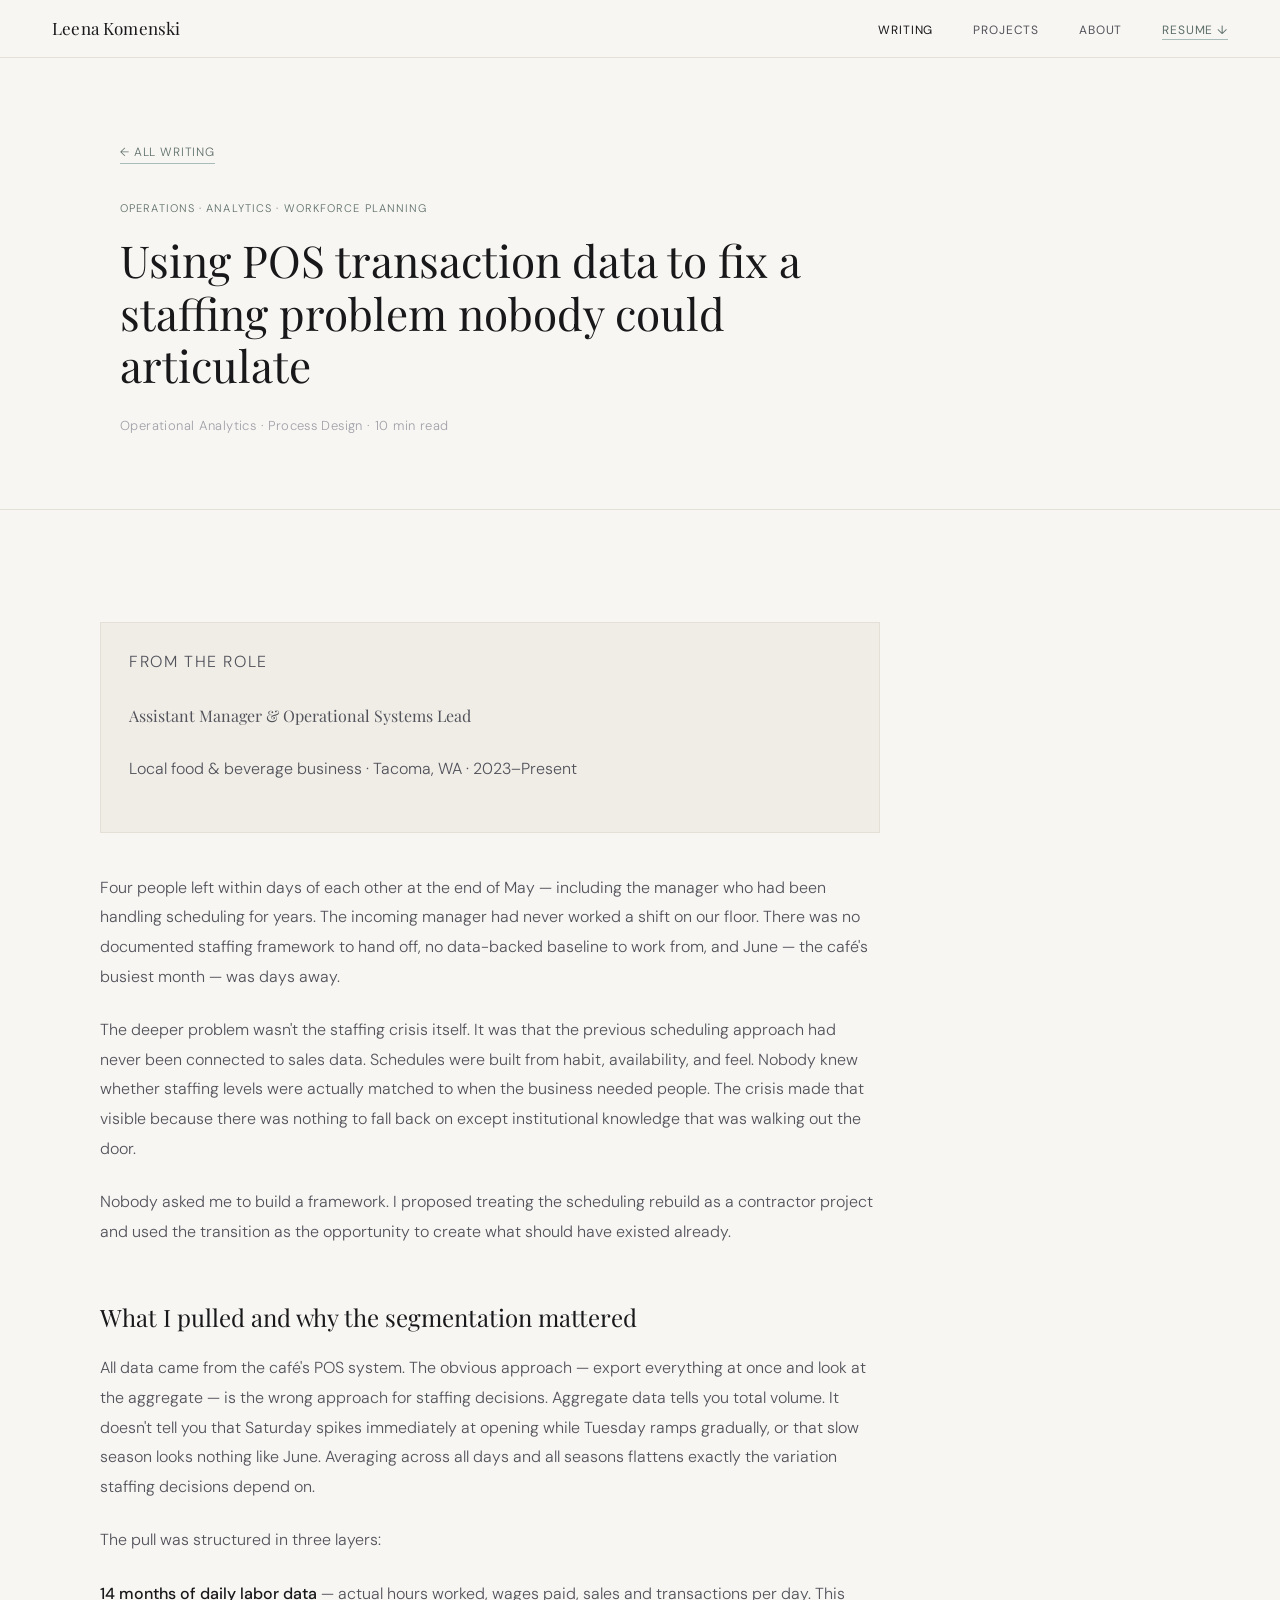
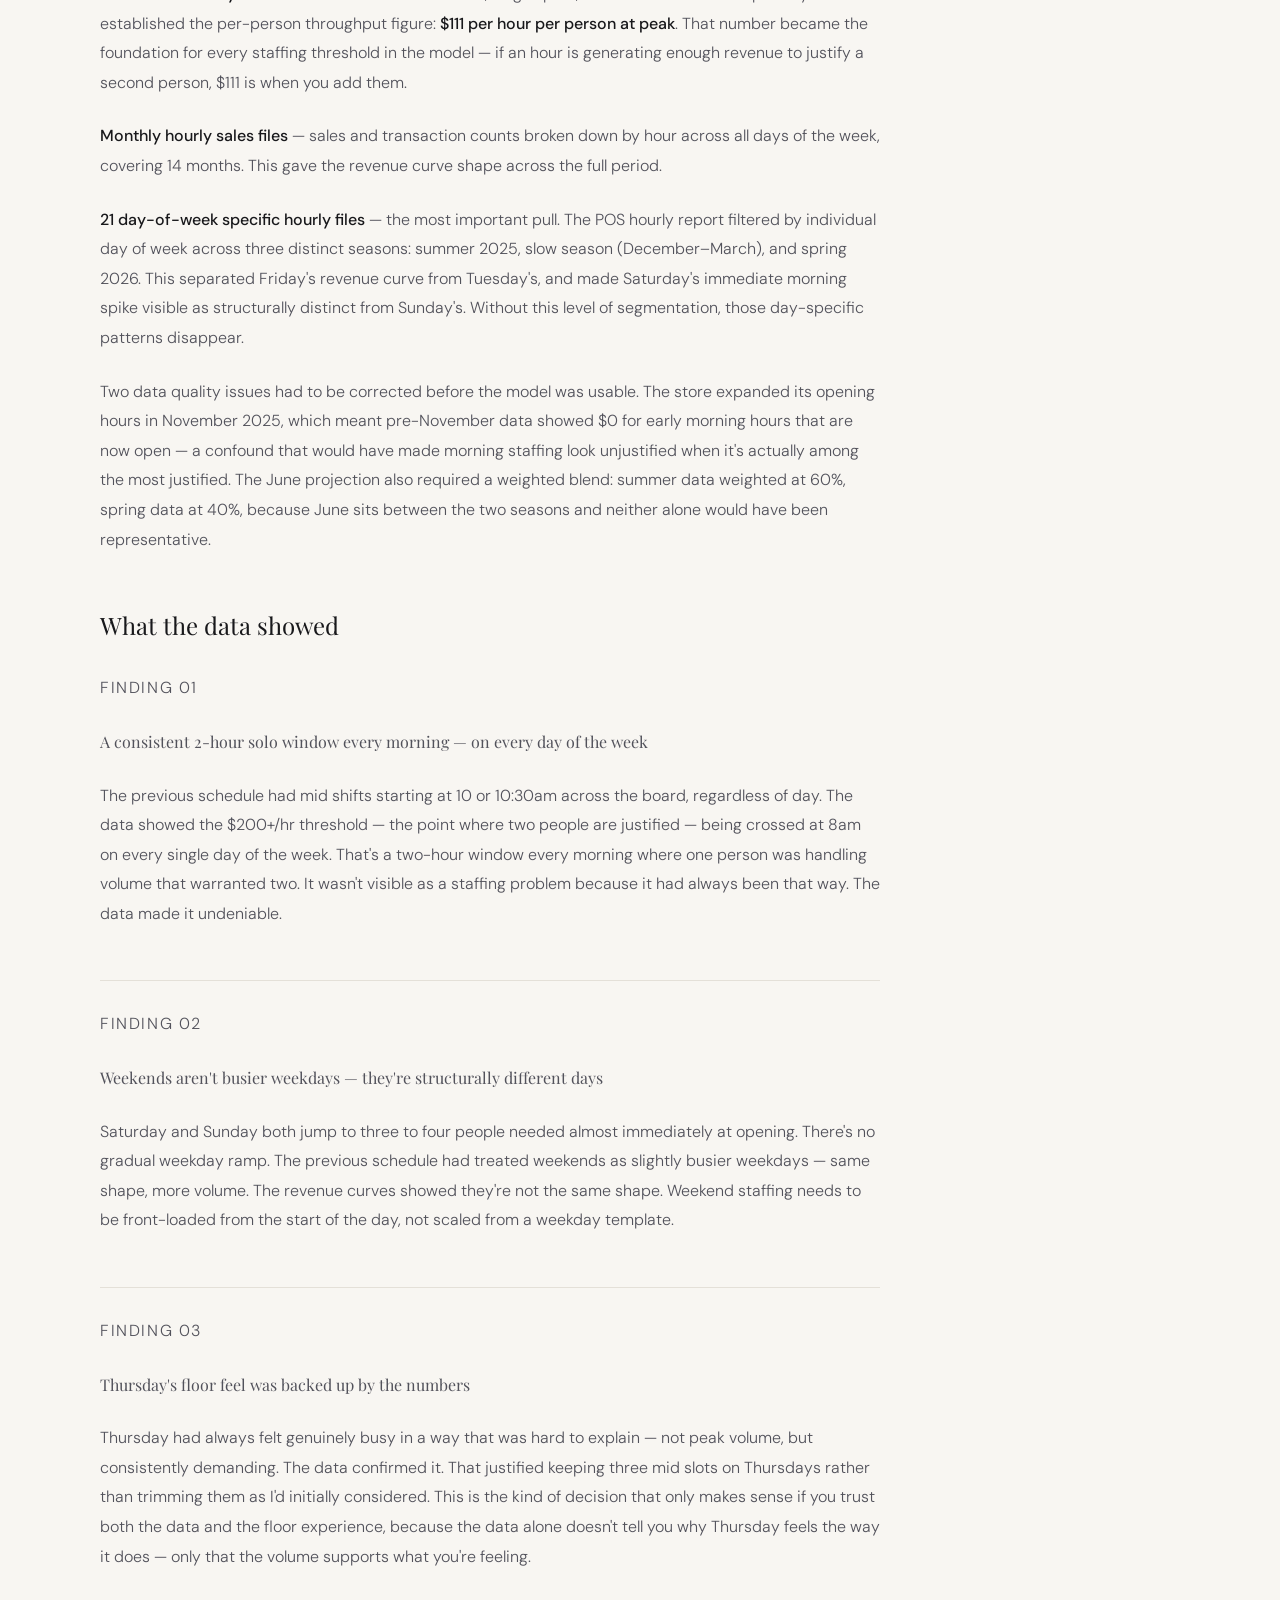
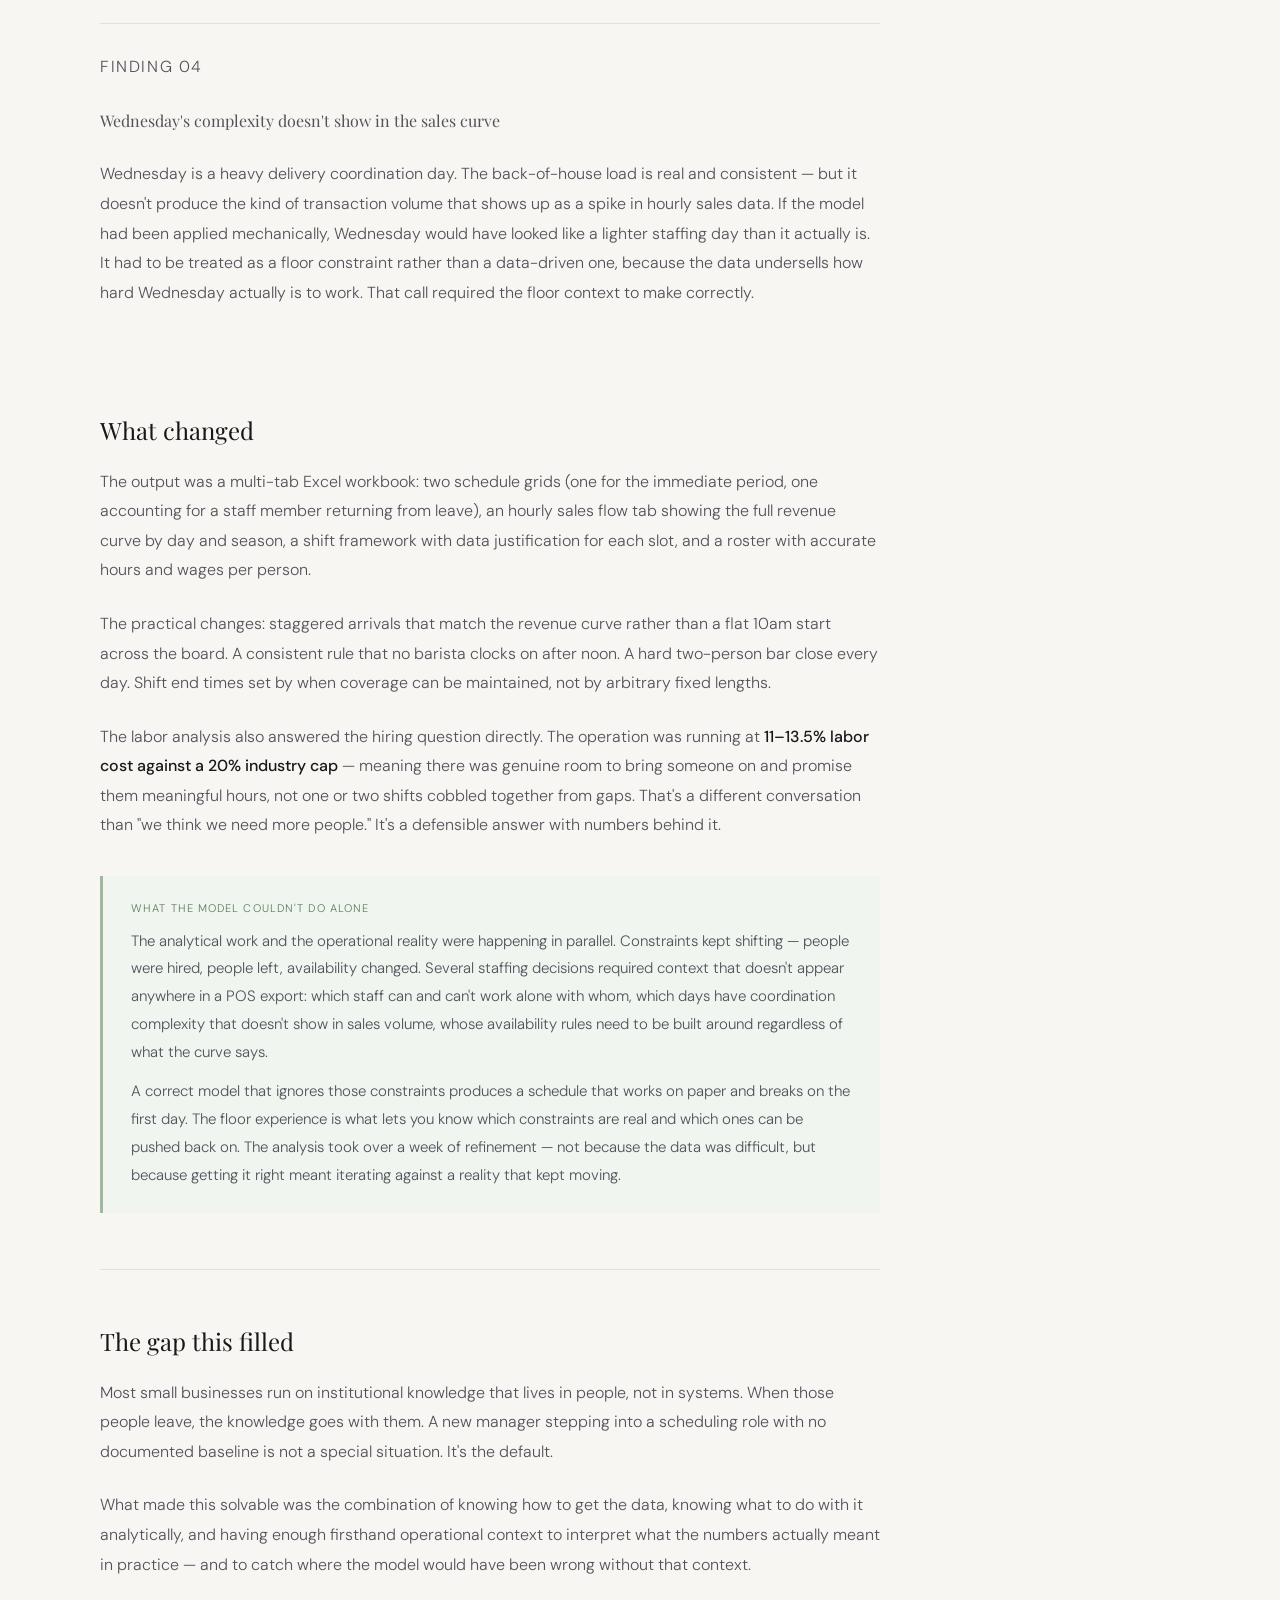
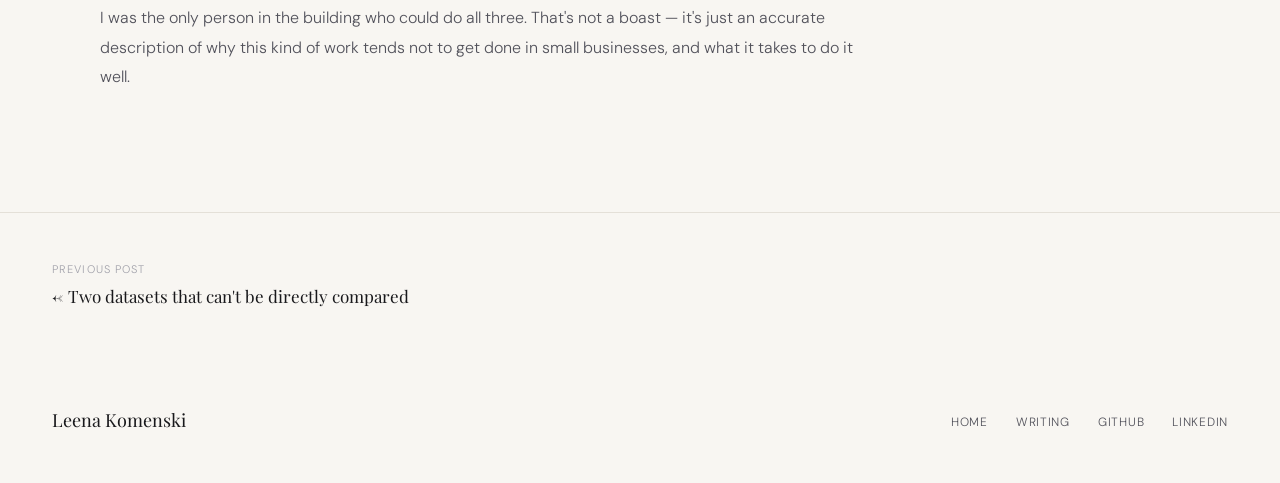
<file: writing/pos-staffing-analysis.html>
<!DOCTYPE html>
<html lang="en">
<head>
<meta charset="UTF-8">
<meta name="viewport" content="width=device-width, initial-scale=1.0">
<title>Using POS transaction data to fix a staffing problem nobody could articulate — Leena Komenski</title>
<meta name="description" content="Four people left within days of each other. The incoming manager had no data-backed framework to fall back on — just institutional knowledge walking out the door. Nobody asked me to build one. Here's what I pulled, what I found, and what changed.">
<link href="https://fonts.googleapis.com/css2?family=Playfair+Display:ital,wght@0,400;0,600;1,400&family=DM+Sans:opsz,wght@9..40,300;9..40,400;9..40,500&display=swap" rel="stylesheet">
<link rel="stylesheet" href="../style.css">
</head>
<body>

<nav>
  <a href="../index.html" class="nav-name">Leena Komenski</a>
  <ul class="nav-links">
    <li><a href="../writing.html" style="color:var(--dark)">Writing</a></li>
    <li><a href="../projects.html">Projects</a></li>
    <li><a href="../about.html">About</a></li>
    <li><a href="../Leena_Komenski_Resume.pdf" class="nav-resume">Resume ↓</a></li>
  </ul>
  <button class="nav-toggle" aria-label="Menu" aria-expanded="false">☰</button>
</nav>

<div class="post-hero">
  <div class="post-hero-inner">
    <a href="../writing.html" class="post-back">← All Writing</a>
    <p class="post-category">Operations · Analytics · Workforce Planning</p>
    <h1 class="post-title">Using POS transaction data to fix a staffing problem nobody could articulate</h1>
    <p class="post-meta">Operational Analytics · Process Design · 10 min read</p>
  </div>
</div>

<div class="post-body">
  <div class="post-layout">
    <div class="post-body-inner">

    <div class="project-ref">
      <div>
        <p class="project-ref-label">From the role</p>
        <p class="project-ref-name">Assistant Manager & Operational Systems Lead</p>
        <p class="project-ref-sub">Local food & beverage business · Tacoma, WA · 2023–Present</p>
      </div>
    </div>

    <p>
      Four people left within days of each other at the end of May —
      including the manager who had been handling scheduling for years.
      The incoming manager had never worked a shift on our floor.
      There was no documented staffing framework to hand off,
      no data-backed baseline to work from, and June —
      the café's busiest month — was days away.
    </p>

    <p>
      The deeper problem wasn't the staffing crisis itself.
      It was that the previous scheduling approach had never been connected
      to sales data. Schedules were built from habit, availability, and feel.
      Nobody knew whether staffing levels were actually matched to
      when the business needed people. The crisis made that visible
      because there was nothing to fall back on except institutional knowledge
      that was walking out the door.
    </p>

    <p>
      Nobody asked me to build a framework. I proposed treating the scheduling
      rebuild as a contractor project and used the transition as the opportunity
      to create what should have existed already.
    </p>

    <h2>What I pulled and why the segmentation mattered</h2>

    <p>
      All data came from the café's POS system.
      The obvious approach — export everything at once and look at the aggregate —
      is the wrong approach for staffing decisions.
      Aggregate data tells you total volume.
      It doesn't tell you that Saturday spikes immediately at opening
      while Tuesday ramps gradually, or that slow season looks nothing like June.
      Averaging across all days and all seasons flattens exactly the variation
      staffing decisions depend on.
    </p>

    <p>
      The pull was structured in three layers:
    </p>

    <p>
      <strong>14 months of daily labor data</strong> — actual hours worked,
      wages paid, sales and transactions per day.
      This established the per-person throughput figure:
      <strong>$111 per hour per person at peak</strong>.
      That number became the foundation for every staffing threshold in the model —
      if an hour is generating enough revenue to justify a second person,
      $111 is when you add them.
    </p>

    <p>
      <strong>Monthly hourly sales files</strong> — sales and transaction counts
      broken down by hour across all days of the week, covering 14 months.
      This gave the revenue curve shape across the full period.
    </p>

    <p>
      <strong>21 day-of-week specific hourly files</strong> —
      the most important pull.
      The POS hourly report filtered by individual day of week
      across three distinct seasons: summer 2025, slow season (December–March),
      and spring 2026. This separated Friday's revenue curve from Tuesday's,
      and made Saturday's immediate morning spike visible
      as structurally distinct from Sunday's.
      Without this level of segmentation, those day-specific patterns disappear.
    </p>

    <p>
      Two data quality issues had to be corrected before the model was usable.
      The store expanded its opening hours in November 2025,
      which meant pre-November data showed $0 for early morning hours
      that are now open — a confound that would have made morning staffing
      look unjustified when it's actually among the most justified.
      The June projection also required a weighted blend:
      summer data weighted at 60%, spring data at 40%,
      because June sits between the two seasons and neither alone
      would have been representative.
    </p>

    <h2>What the data showed</h2>

    <div class="finding-list">

      <div class="finding-item">
        <p class="finding-label">Finding 01</p>
        <p class="finding-headline">A consistent 2-hour solo window every morning — on every day of the week</p>
        <p class="finding-body">
          The previous schedule had mid shifts starting at 10 or 10:30am across the board,
          regardless of day. The data showed the $200+/hr threshold —
          the point where two people are justified — being crossed at 8am
          on every single day of the week. That's a two-hour window every morning
          where one person was handling volume that warranted two.
          It wasn't visible as a staffing problem because it had always been that way.
          The data made it undeniable.
        </p>
      </div>

      <div class="finding-item">
        <p class="finding-label">Finding 02</p>
        <p class="finding-headline">Weekends aren't busier weekdays — they're structurally different days</p>
        <p class="finding-body">
          Saturday and Sunday both jump to three to four people needed
          almost immediately at opening. There's no gradual weekday ramp.
          The previous schedule had treated weekends as slightly busier weekdays —
          same shape, more volume. The revenue curves showed they're not the same shape.
          Weekend staffing needs to be front-loaded from the start of the day,
          not scaled from a weekday template.
        </p>
      </div>

      <div class="finding-item">
        <p class="finding-label">Finding 03</p>
        <p class="finding-headline">Thursday's floor feel was backed up by the numbers</p>
        <p class="finding-body">
          Thursday had always felt genuinely busy in a way that was hard to explain —
          not peak volume, but consistently demanding.
          The data confirmed it. That justified keeping three mid slots on Thursdays
          rather than trimming them as I'd initially considered.
          This is the kind of decision that only makes sense if you trust
          both the data and the floor experience, because the data alone
          doesn't tell you why Thursday feels the way it does —
          only that the volume supports what you're feeling.
        </p>
      </div>

      <div class="finding-item">
        <p class="finding-label">Finding 04</p>
        <p class="finding-headline">Wednesday's complexity doesn't show in the sales curve</p>
        <p class="finding-body">
          Wednesday is a heavy delivery coordination day.
          The back-of-house load is real and consistent —
          but it doesn't produce the kind of transaction volume
          that shows up as a spike in hourly sales data.
          If the model had been applied mechanically, Wednesday would have looked
          like a lighter staffing day than it actually is.
          It had to be treated as a floor constraint rather than a data-driven one,
          because the data undersells how hard Wednesday actually is to work.
          That call required the floor context to make correctly.
        </p>
      </div>

    </div>

    <h2>What changed</h2>

    <p>
      The output was a multi-tab Excel workbook:
      two schedule grids (one for the immediate period, one accounting for
      a staff member returning from leave), an hourly sales flow tab showing
      the full revenue curve by day and season, a shift framework with
      data justification for each slot, and a roster with accurate hours
      and wages per person.
    </p>

    <p>
      The practical changes: staggered arrivals that match the revenue curve
      rather than a flat 10am start across the board.
      A consistent rule that no barista clocks on after noon.
      A hard two-person bar close every day.
      Shift end times set by when coverage can be maintained,
      not by arbitrary fixed lengths.
    </p>

    <p>
      The labor analysis also answered the hiring question directly.
      The operation was running at <strong>11–13.5% labor cost
      against a 20% industry cap</strong> —
      meaning there was genuine room to bring someone on
      and promise them meaningful hours,
      not one or two shifts cobbled together from gaps.
      That's a different conversation than "we think we need more people."
      It's a defensible answer with numbers behind it.
    </p>

    <div class="post-callout finding">
      <span class="callout-label">What the model couldn't do alone</span>
      <p>
        The analytical work and the operational reality were happening in parallel.
        Constraints kept shifting — people were hired, people left, availability changed.
        Several staffing decisions required context that doesn't appear anywhere
        in a POS export: which staff can and can't work alone with whom,
        which days have coordination complexity that doesn't show in sales volume,
        whose availability rules need to be built around regardless of what the curve says.
      </p>
      <p>
        A correct model that ignores those constraints produces a schedule
        that works on paper and breaks on the first day.
        The floor experience is what lets you know which constraints are real
        and which ones can be pushed back on.
        The analysis took over a week of refinement — not because the data
        was difficult, but because getting it right meant iterating
        against a reality that kept moving.
      </p>
    </div>

    <hr class="post-divider">

    <h2>The gap this filled</h2>

    <p>
      Most small businesses run on institutional knowledge that lives in people,
      not in systems. When those people leave, the knowledge goes with them.
      A new manager stepping into a scheduling role with no documented baseline
      is not a special situation. It's the default.
    </p>

    <p>
      What made this solvable was the combination of knowing how to get the data,
      knowing what to do with it analytically, and having enough firsthand
      operational context to interpret what the numbers actually meant in practice —
      and to catch where the model would have been wrong without that context.
    </p>

    <p>
      I was the only person in the building who could do all three.
      That's not a boast — it's just an accurate description of
      why this kind of work tends not to get done in small businesses,
      and what it takes to do it well.
    </p>

    </div>
    <aside class="post-sidebar"></aside>
  </div>
</div>

<div class="post-nav">
  <div>
    <span class="post-nav-label">Previous Post</span>
    <a href="two-datasets-one-analysis.html">← Two datasets that can't be directly compared</a>
  </div>
</div>

<footer>
  <span class="footer-name">Leena Komenski</span>
  <ul class="footer-links">
    <li><a href="../index.html">Home</a></li>
    <li><a href="../writing.html">Writing</a></li>
    <li><a href="https://github.com/lkomenski">GitHub</a></li>
    <li><a href="https://www.linkedin.com/in/leena-komenski/">LinkedIn</a></li>
  </ul>
</footer>

<script src="../app.js"></script>
</body>
</html>
</file>
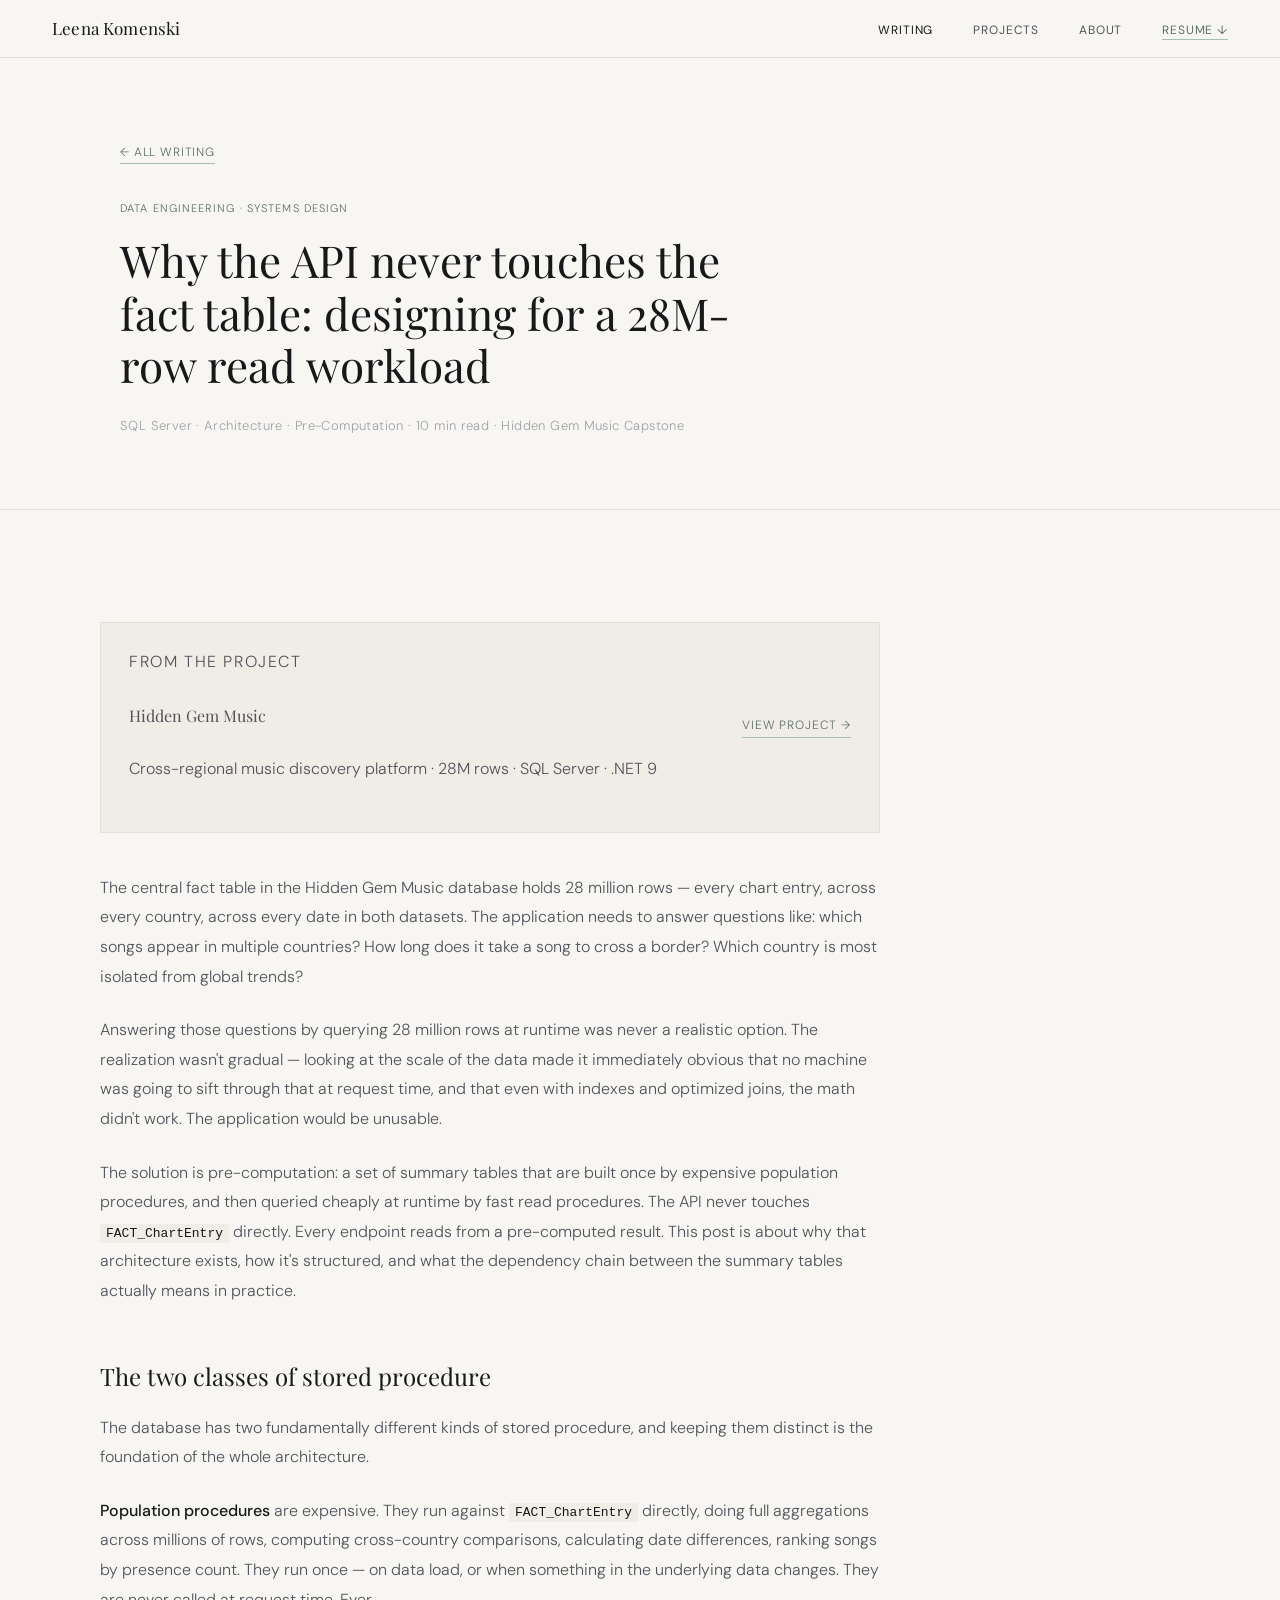
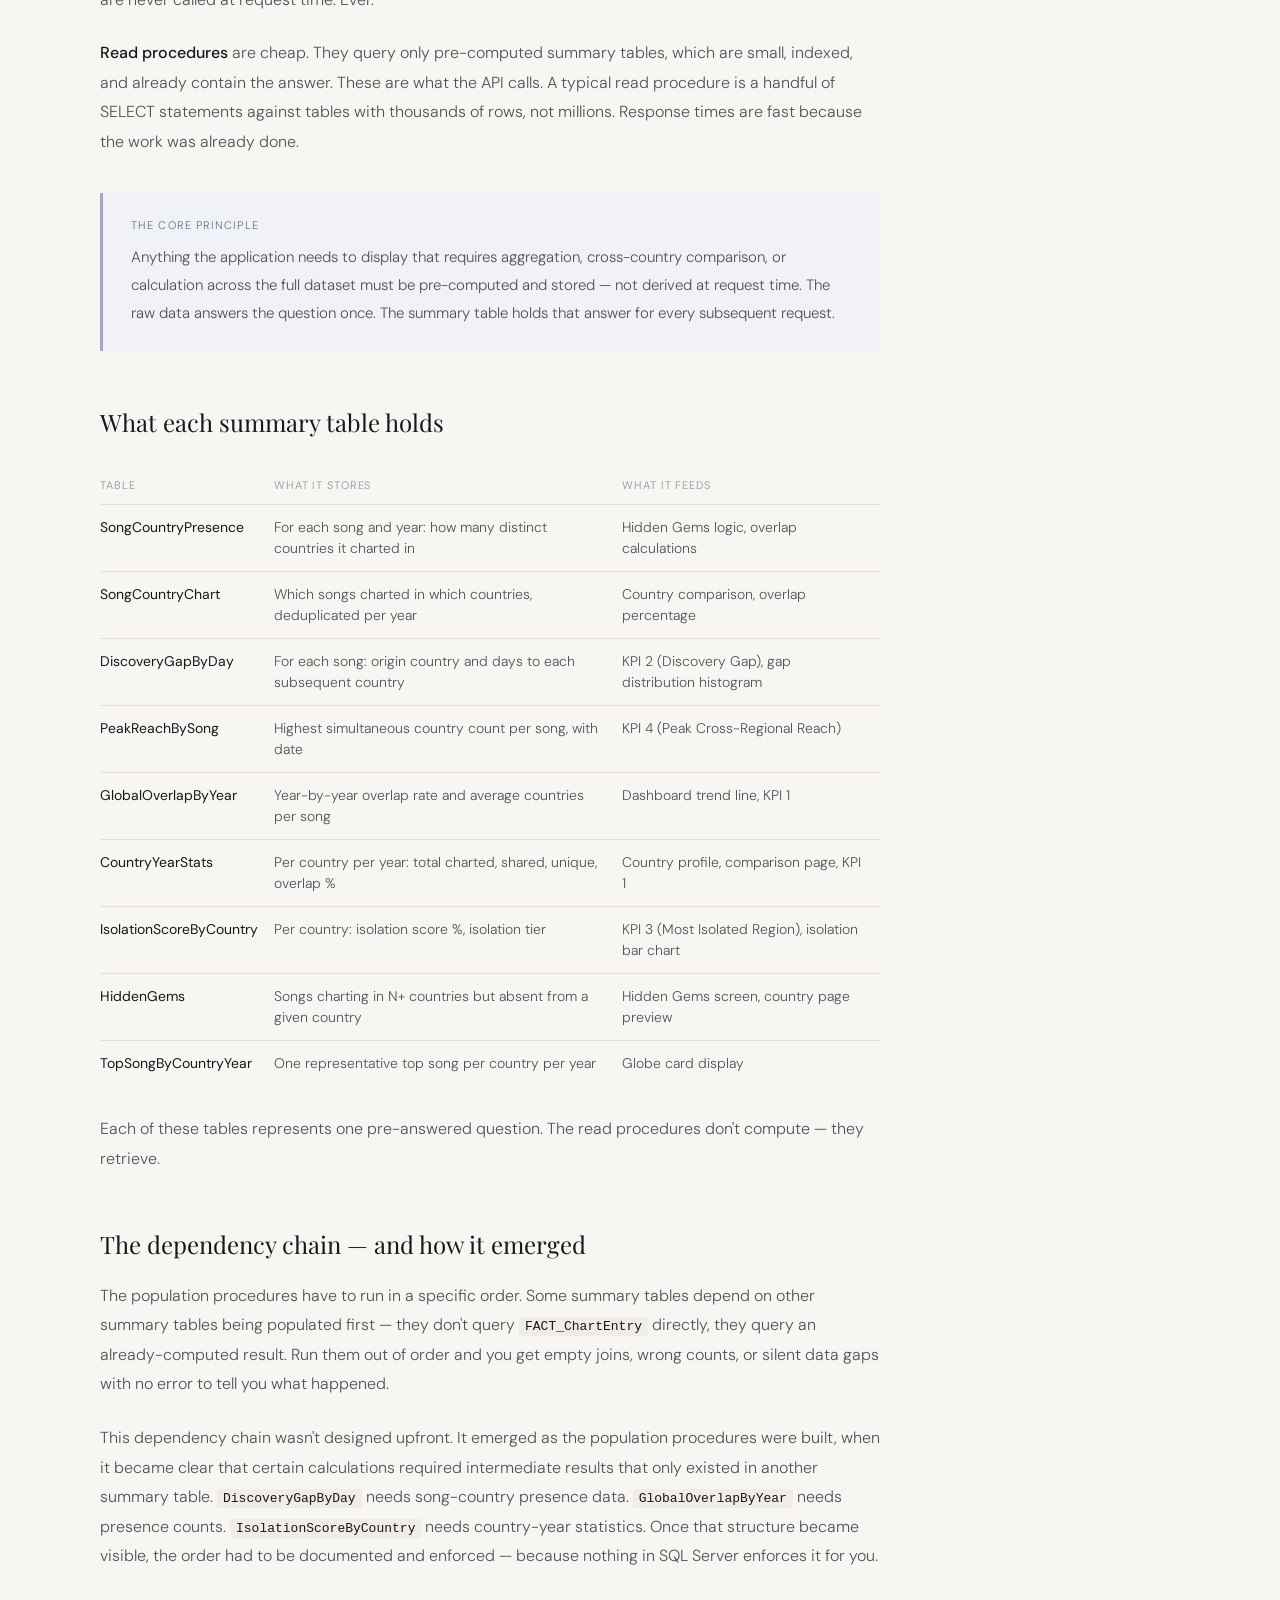
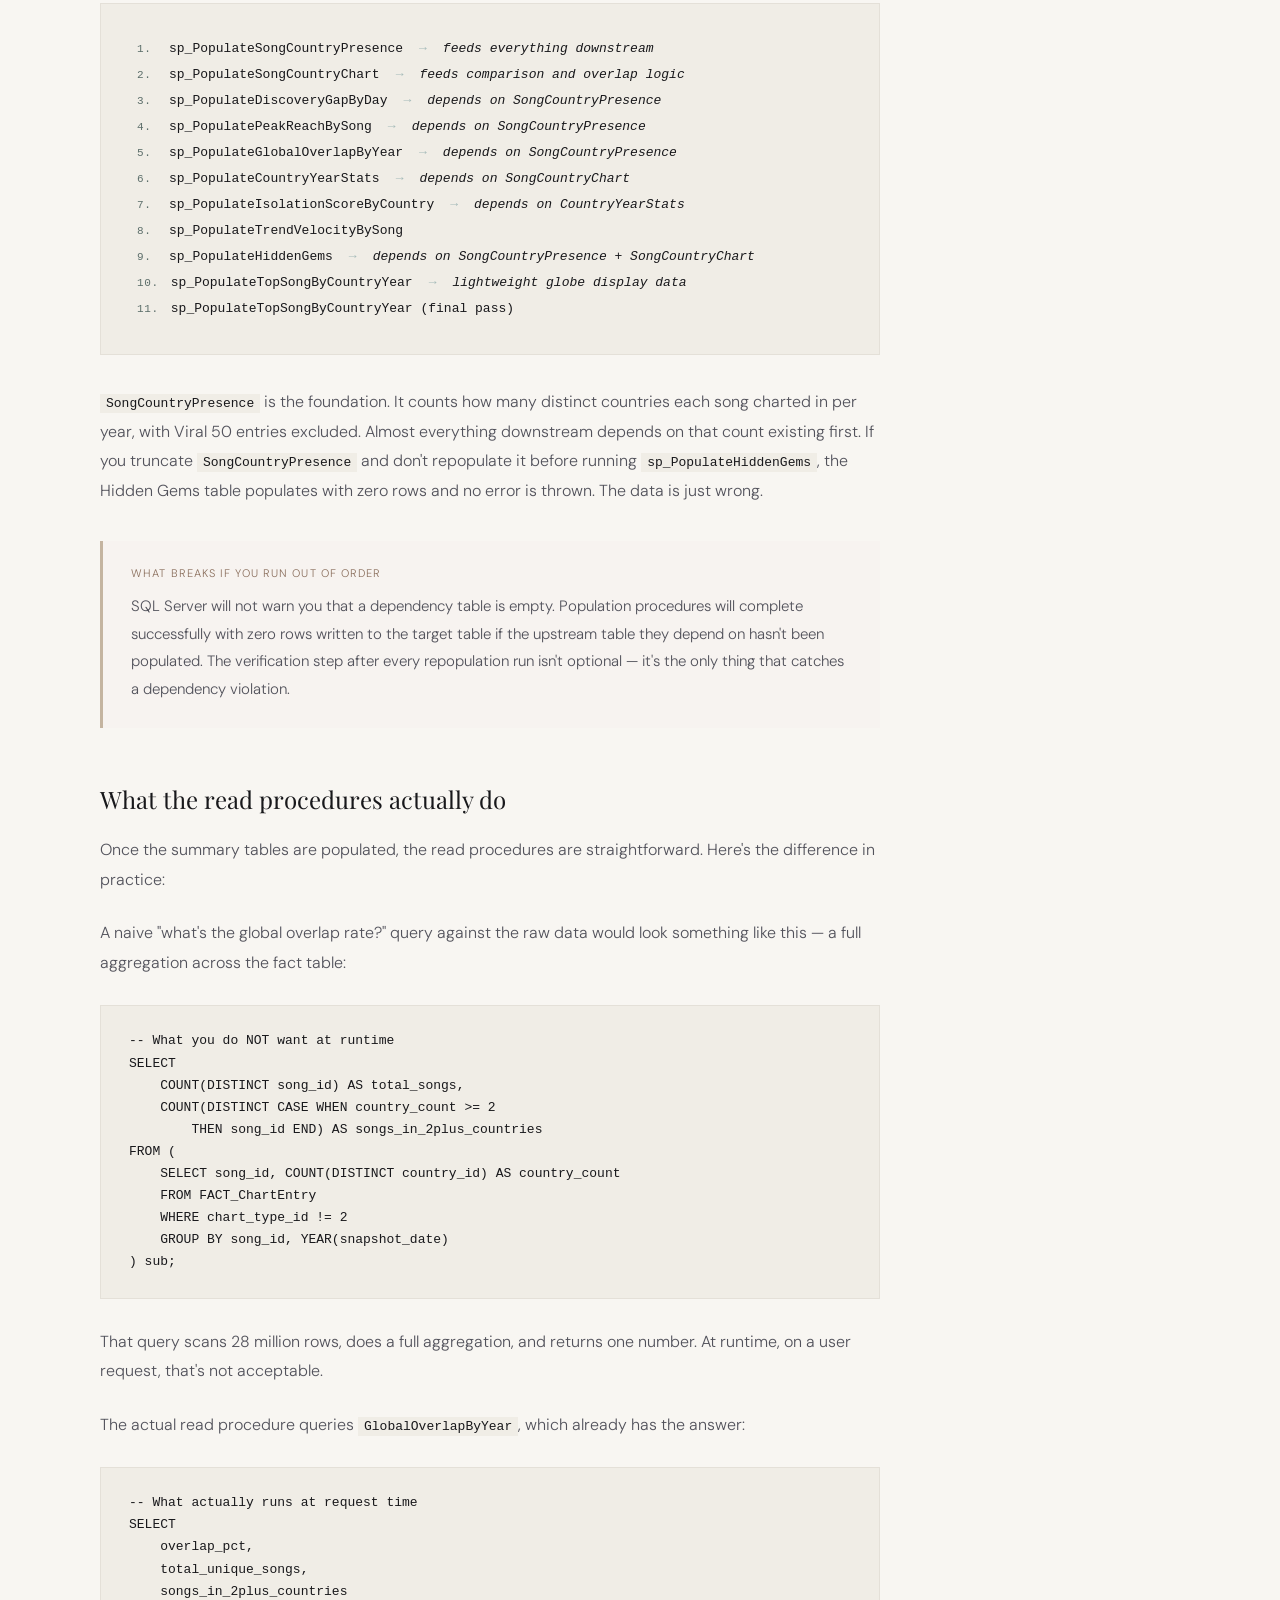
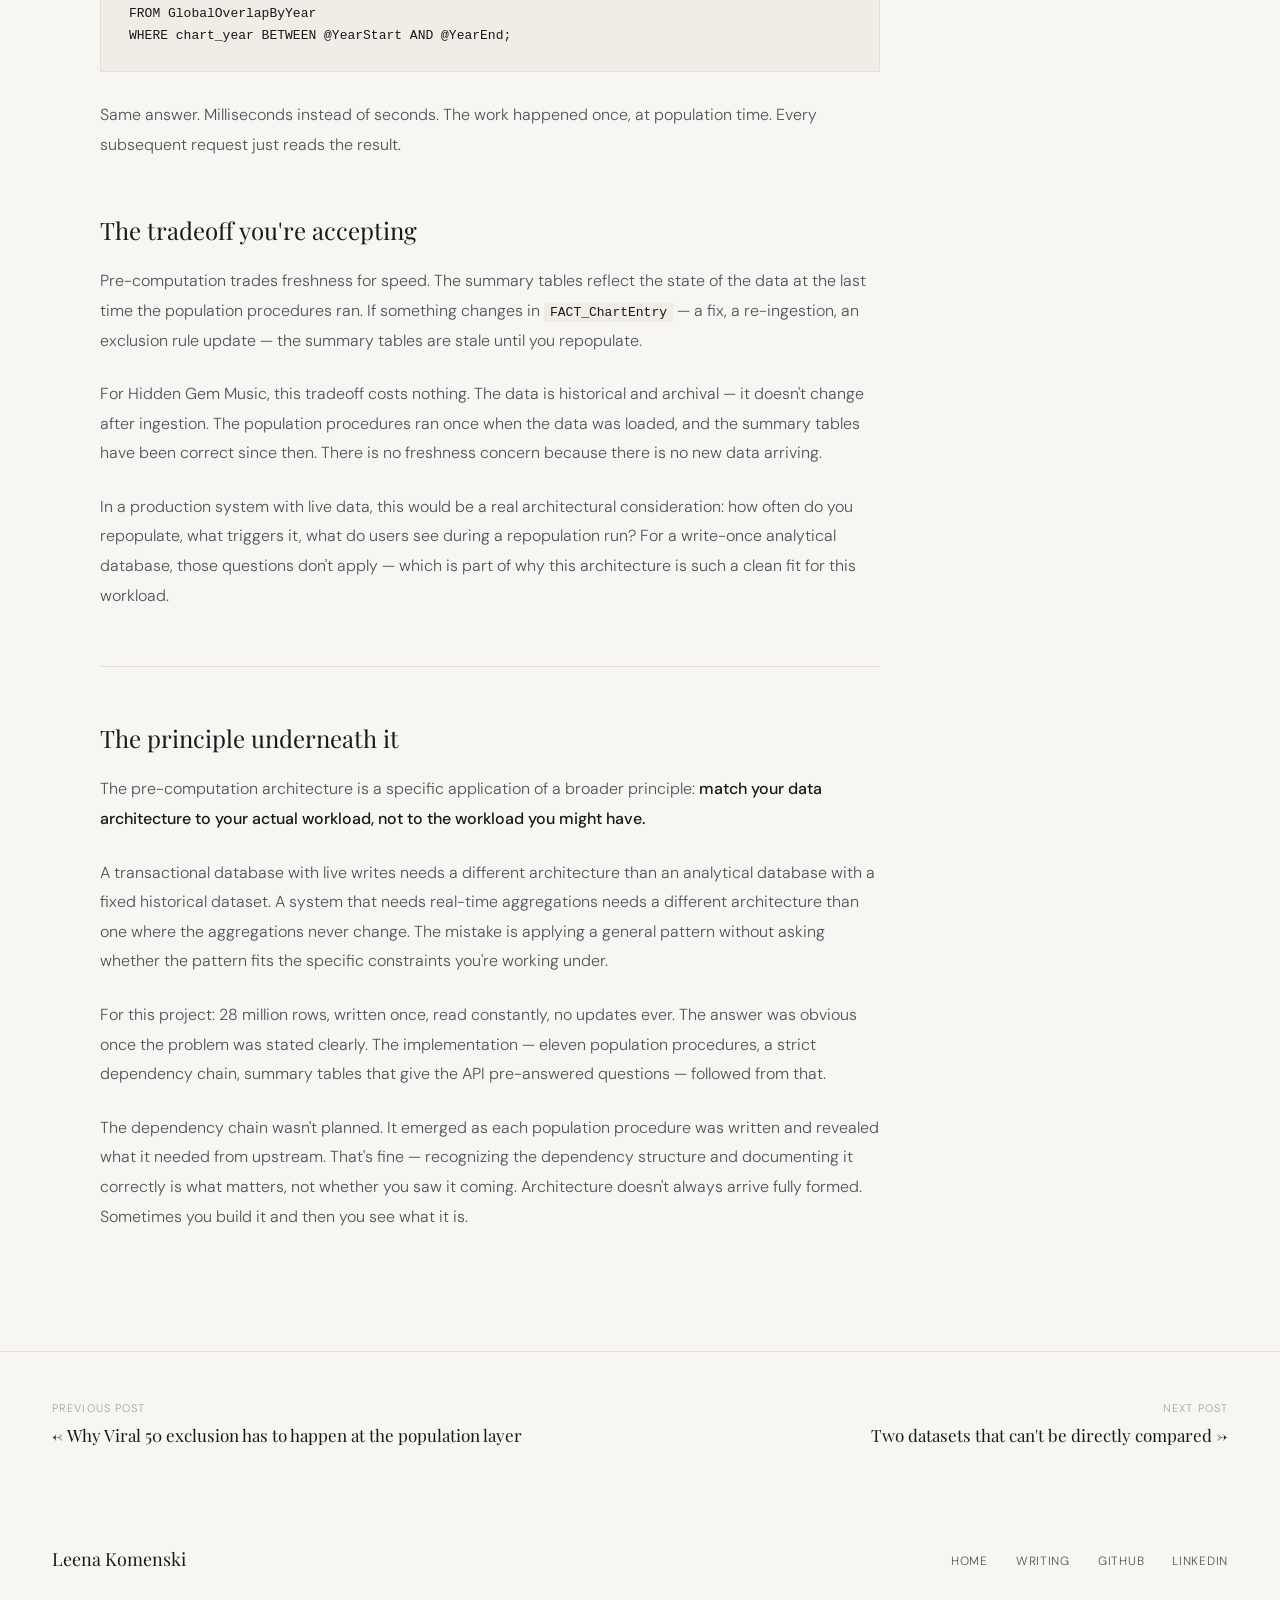
<file: writing/pre-computed-summary-tables.html>
<!DOCTYPE html>
<html lang="en">
<head>
<meta charset="UTF-8">
<meta name="viewport" content="width=device-width, initial-scale=1.0">
<title>Why the API never touches the fact table — Leena Komenski</title>
<meta name="description" content="28 million rows in a single fact table. No machine was going to sift through that at runtime. Here's why pre-computed summary tables were the only real option, how the dependency chain emerged during the build, and what breaks if you run population procedures out of order.">
<link href="https://fonts.googleapis.com/css2?family=Playfair+Display:ital,wght@0,400;0,600;1,400&family=DM+Sans:opsz,wght@9..40,300;9..40,400;9..40,500&display=swap" rel="stylesheet">
<link rel="stylesheet" href="../style.css">
</head>
<body>

<nav>
  <a href="../index.html" class="nav-name">Leena Komenski</a>
  <ul class="nav-links">
    <li><a href="../writing.html" style="color:var(--dark)">Writing</a></li>
    <li><a href="../projects.html">Projects</a></li>
    <li><a href="../about.html">About</a></li>
    <li><a href="../Leena_Komenski_Resume.pdf" class="nav-resume">Resume ↓</a></li>
  </ul>
  <button class="nav-toggle" aria-label="Menu" aria-expanded="false">☰</button>
</nav>

<div class="post-hero">
  <div class="post-hero-inner">
    <a href="../writing.html" class="post-back">← All Writing</a>
    <p class="post-category">Data Engineering · Systems Design</p>
    <h1 class="post-title">Why the API never touches the fact table: designing for a 28M-row read workload</h1>
    <p class="post-meta">SQL Server · Architecture · Pre-Computation · 10 min read · Hidden Gem Music Capstone</p>
  </div>
</div>

<div class="post-body">
  <div class="post-layout">
    <div class="post-body-inner">

    <div class="project-ref">
      <div>
        <p class="project-ref-label">From the project</p>
        <p class="project-ref-name">Hidden Gem Music</p>
        <p class="project-ref-sub">Cross-regional music discovery platform · 28M rows · SQL Server · .NET 9</p>
      </div>
      <a href="../projects.html" class="text-link">View Project →</a>
    </div>

    <p>
      The central fact table in the Hidden Gem Music database holds 28 million rows —
      every chart entry, across every country, across every date in both datasets.
      The application needs to answer questions like: which songs appear in multiple
      countries? How long does it take a song to cross a border?
      Which country is most isolated from global trends?
    </p>

    <p>
      Answering those questions by querying 28 million rows at runtime was never
      a realistic option. The realization wasn't gradual — looking at the scale of
      the data made it immediately obvious that no machine was going to sift through
      that at request time, and that even with indexes and optimized joins,
      the math didn't work. The application would be unusable.
    </p>

    <p>
      The solution is pre-computation: a set of summary tables that are built once
      by expensive population procedures, and then queried cheaply at runtime
      by fast read procedures. The API never touches <code>FACT_ChartEntry</code> directly.
      Every endpoint reads from a pre-computed result.
      This post is about why that architecture exists, how it's structured,
      and what the dependency chain between the summary tables actually means
      in practice.
    </p>

    <h2>The two classes of stored procedure</h2>

    <p>
      The database has two fundamentally different kinds of stored procedure,
      and keeping them distinct is the foundation of the whole architecture.
    </p>

    <p>
      <strong>Population procedures</strong> are expensive. They run against
      <code>FACT_ChartEntry</code> directly, doing full aggregations across
      millions of rows, computing cross-country comparisons, calculating date
      differences, ranking songs by presence count. They run once — on data load,
      or when something in the underlying data changes. They are never called
      at request time. Ever.
    </p>

    <p>
      <strong>Read procedures</strong> are cheap. They query only pre-computed
      summary tables, which are small, indexed, and already contain the answer.
      These are what the API calls. A typical read procedure is a handful of
      SELECT statements against tables with thousands of rows, not millions.
      Response times are fast because the work was already done.
    </p>

    <div class="post-callout insight">
      <span class="callout-label">The core principle</span>
      <p>
        Anything the application needs to display that requires aggregation,
        cross-country comparison, or calculation across the full dataset
        must be pre-computed and stored — not derived at request time.
        The raw data answers the question once. The summary table holds that answer
        for every subsequent request.
      </p>
    </div>

    <h2>What each summary table holds</h2>

    <table class="data-table">
      <thead>
        <tr>
          <th>Table</th>
          <th>What it stores</th>
          <th>What it feeds</th>
        </tr>
      </thead>
      <tbody>
        <tr>
          <td>SongCountryPresence</td>
          <td>For each song and year: how many distinct countries it charted in</td>
          <td>Hidden Gems logic, overlap calculations</td>
        </tr>
        <tr>
          <td>SongCountryChart</td>
          <td>Which songs charted in which countries, deduplicated per year</td>
          <td>Country comparison, overlap percentage</td>
        </tr>
        <tr>
          <td>DiscoveryGapByDay</td>
          <td>For each song: origin country and days to each subsequent country</td>
          <td>KPI 2 (Discovery Gap), gap distribution histogram</td>
        </tr>
        <tr>
          <td>PeakReachBySong</td>
          <td>Highest simultaneous country count per song, with date</td>
          <td>KPI 4 (Peak Cross-Regional Reach)</td>
        </tr>
        <tr>
          <td>GlobalOverlapByYear</td>
          <td>Year-by-year overlap rate and average countries per song</td>
          <td>Dashboard trend line, KPI 1</td>
        </tr>
        <tr>
          <td>CountryYearStats</td>
          <td>Per country per year: total charted, shared, unique, overlap %</td>
          <td>Country profile, comparison page, KPI 1</td>
        </tr>
        <tr>
          <td>IsolationScoreByCountry</td>
          <td>Per country: isolation score %, isolation tier</td>
          <td>KPI 3 (Most Isolated Region), isolation bar chart</td>
        </tr>
        <tr>
          <td>HiddenGems</td>
          <td>Songs charting in N+ countries but absent from a given country</td>
          <td>Hidden Gems screen, country page preview</td>
        </tr>
        <tr>
          <td>TopSongByCountryYear</td>
          <td>One representative top song per country per year</td>
          <td>Globe card display</td>
        </tr>
      </tbody>
    </table>

    <p>
      Each of these tables represents one pre-answered question.
      The read procedures don't compute — they retrieve.
    </p>

    <h2>The dependency chain — and how it emerged</h2>

    <p>
      The population procedures have to run in a specific order.
      Some summary tables depend on other summary tables being populated first —
      they don't query <code>FACT_ChartEntry</code> directly, they query
      an already-computed result. Run them out of order and you get empty joins,
      wrong counts, or silent data gaps with no error to tell you what happened.
    </p>

    <p>
      This dependency chain wasn't designed upfront. It emerged as the population
      procedures were built, when it became clear that certain calculations
      required intermediate results that only existed in another summary table.
      <code>DiscoveryGapByDay</code> needs song-country presence data.
      <code>GlobalOverlapByYear</code> needs presence counts.
      <code>IsolationScoreByCountry</code> needs country-year statistics.
      Once that structure became visible, the order had to be documented and enforced —
      because nothing in SQL Server enforces it for you.
    </p>

    <div class="chain-diagram">
      <div class="chain-step"><span class="chain-num">1.</span> sp_PopulateSongCountryPresence <span class="chain-arrow">→</span> <em>feeds everything downstream</em></div>
      <div class="chain-step"><span class="chain-num">2.</span> sp_PopulateSongCountryChart <span class="chain-arrow">→</span> <em>feeds comparison and overlap logic</em></div>
      <div class="chain-step"><span class="chain-num">3.</span> sp_PopulateDiscoveryGapByDay <span class="chain-arrow">→</span> <em>depends on SongCountryPresence</em></div>
      <div class="chain-step"><span class="chain-num">4.</span> sp_PopulatePeakReachBySong <span class="chain-arrow">→</span> <em>depends on SongCountryPresence</em></div>
      <div class="chain-step"><span class="chain-num">5.</span> sp_PopulateGlobalOverlapByYear <span class="chain-arrow">→</span> <em>depends on SongCountryPresence</em></div>
      <div class="chain-step"><span class="chain-num">6.</span> sp_PopulateCountryYearStats <span class="chain-arrow">→</span> <em>depends on SongCountryChart</em></div>
      <div class="chain-step"><span class="chain-num">7.</span> sp_PopulateIsolationScoreByCountry <span class="chain-arrow">→</span> <em>depends on CountryYearStats</em></div>
      <div class="chain-step"><span class="chain-num">8.</span> sp_PopulateTrendVelocityBySong</div>
      <div class="chain-step"><span class="chain-num">9.</span> sp_PopulateHiddenGems <span class="chain-arrow">→</span> <em>depends on SongCountryPresence + SongCountryChart</em></div>
      <div class="chain-step"><span class="chain-num">10.</span> sp_PopulateTopSongByCountryYear <span class="chain-arrow">→</span> <em>lightweight globe display data</em></div>
      <div class="chain-step"><span class="chain-num">11.</span> sp_PopulateTopSongByCountryYear (final pass)</div>
    </div>

    <p>
      <code>SongCountryPresence</code> is the foundation. It counts how many distinct
      countries each song charted in per year, with Viral 50 entries excluded.
      Almost everything downstream depends on that count existing first.
      If you truncate <code>SongCountryPresence</code> and don't repopulate it before
      running <code>sp_PopulateHiddenGems</code>, the Hidden Gems table populates with
      zero rows and no error is thrown. The data is just wrong.
    </p>

    <div class="post-callout warning">
      <span class="callout-label">What breaks if you run out of order</span>
      <p>
        SQL Server will not warn you that a dependency table is empty.
        Population procedures will complete successfully with zero rows written
        to the target table if the upstream table they depend on hasn't been populated.
        The verification step after every repopulation run isn't optional —
        it's the only thing that catches a dependency violation.
      </p>
    </div>

    <h2>What the read procedures actually do</h2>

    <p>
      Once the summary tables are populated, the read procedures are straightforward.
      Here's the difference in practice:
    </p>

    <p>
      A naive "what's the global overlap rate?" query against the raw data would look
      something like this — a full aggregation across the fact table:
    </p>

    <pre>-- What you do NOT want at runtime
SELECT
    COUNT(DISTINCT song_id) AS total_songs,
    COUNT(DISTINCT CASE WHEN country_count >= 2
        THEN song_id END) AS songs_in_2plus_countries
FROM (
    SELECT song_id, COUNT(DISTINCT country_id) AS country_count
    FROM FACT_ChartEntry
    WHERE chart_type_id != 2
    GROUP BY song_id, YEAR(snapshot_date)
) sub;</pre>

    <p>
      That query scans 28 million rows, does a full aggregation, and returns one number.
      At runtime, on a user request, that's not acceptable.
    </p>

    <p>
      The actual read procedure queries <code>GlobalOverlapByYear</code>,
      which already has the answer:
    </p>

    <pre>-- What actually runs at request time
SELECT
    overlap_pct,
    total_unique_songs,
    songs_in_2plus_countries
FROM GlobalOverlapByYear
WHERE chart_year BETWEEN @YearStart AND @YearEnd;</pre>

    <p>
      Same answer. Milliseconds instead of seconds.
      The work happened once, at population time.
      Every subsequent request just reads the result.
    </p>

    <h2>The tradeoff you're accepting</h2>

    <p>
      Pre-computation trades freshness for speed. The summary tables reflect
      the state of the data at the last time the population procedures ran.
      If something changes in <code>FACT_ChartEntry</code> — a fix, a re-ingestion,
      an exclusion rule update — the summary tables are stale until you repopulate.
    </p>

    <p>
      For Hidden Gem Music, this tradeoff costs nothing. The data is historical
      and archival — it doesn't change after ingestion. The population procedures
      ran once when the data was loaded, and the summary tables have been correct
      since then. There is no freshness concern because there is no new data arriving.
    </p>

    <p>
      In a production system with live data, this would be a real architectural
      consideration: how often do you repopulate, what triggers it,
      what do users see during a repopulation run?
      For a write-once analytical database, those questions don't apply —
      which is part of why this architecture is such a clean fit for this workload.
    </p>

    <hr class="post-divider">

    <h2>The principle underneath it</h2>

    <p>
      The pre-computation architecture is a specific application of a broader principle:
      <strong>match your data architecture to your actual workload,
      not to the workload you might have.</strong>
    </p>

    <p>
      A transactional database with live writes needs a different architecture than
      an analytical database with a fixed historical dataset.
      A system that needs real-time aggregations needs a different architecture than
      one where the aggregations never change.
      The mistake is applying a general pattern without asking whether the pattern
      fits the specific constraints you're working under.
    </p>

    <p>
      For this project: 28 million rows, written once, read constantly,
      no updates ever. The answer was obvious once the problem was stated clearly.
      The implementation — eleven population procedures, a strict dependency chain,
      summary tables that give the API pre-answered questions — followed from that.
    </p>

    <p>
      The dependency chain wasn't planned. It emerged as each population procedure
      was written and revealed what it needed from upstream.
      That's fine — recognizing the dependency structure and documenting it correctly
      is what matters, not whether you saw it coming.
      Architecture doesn't always arrive fully formed.
      Sometimes you build it and then you see what it is.
    </p>

    </div>
    <aside class="post-sidebar"></aside>
  </div>
</div>

<div class="post-nav">
  <div>
    <span class="post-nav-label">Previous Post</span>
    <a href="viral-50-contamination.html">← Why Viral 50 exclusion has to happen at the population layer</a>
  </div>
  <div style="text-align:right">
    <span class="post-nav-label">Next Post</span>
    <a href="two-datasets-one-analysis.html">Two datasets that can't be directly compared →</a>
  </div>
</div>

<footer>
  <span class="footer-name">Leena Komenski</span>
  <ul class="footer-links">
    <li><a href="../index.html">Home</a></li>
    <li><a href="../writing.html">Writing</a></li>
    <li><a href="https://github.com/lkomenski">GitHub</a></li>
    <li><a href="https://www.linkedin.com/in/leena-komenski/">LinkedIn</a></li>
  </ul>
</footer>

<script src="../app.js"></script>
</body>
</html>
</file>
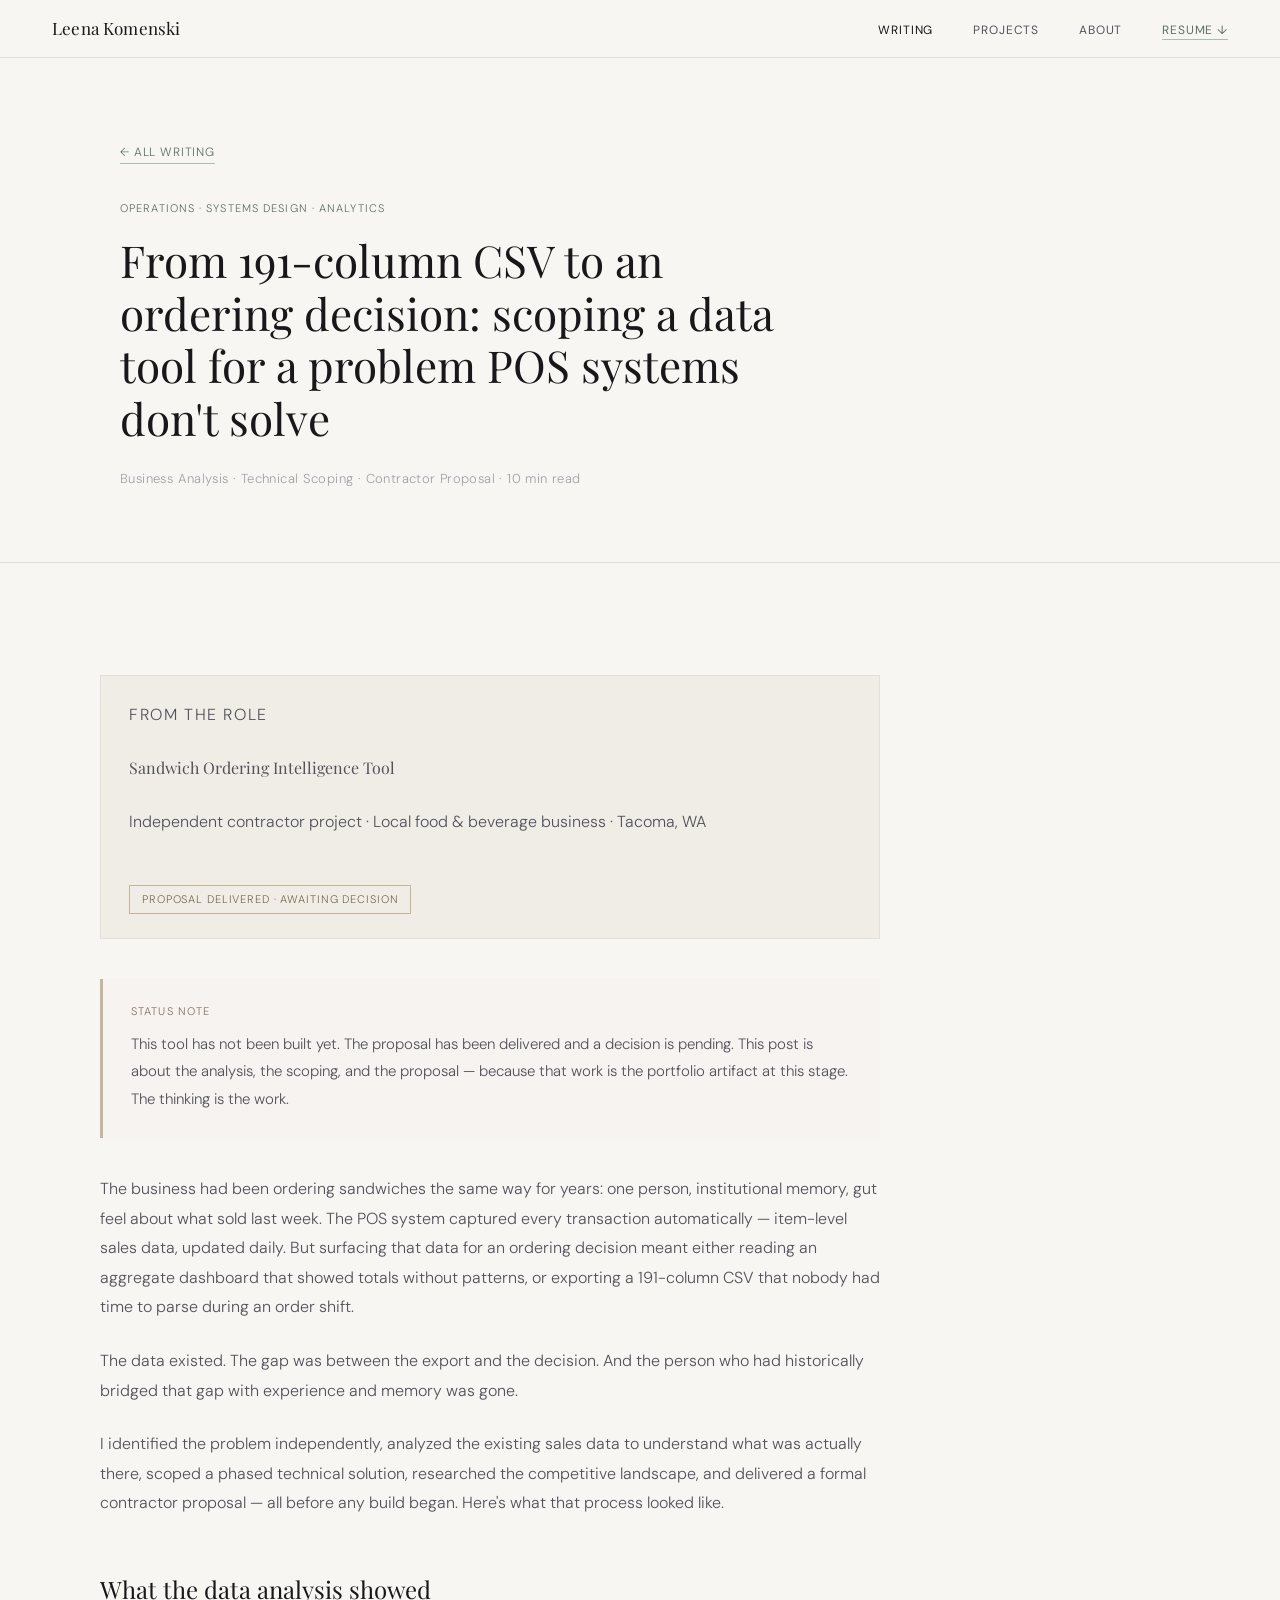
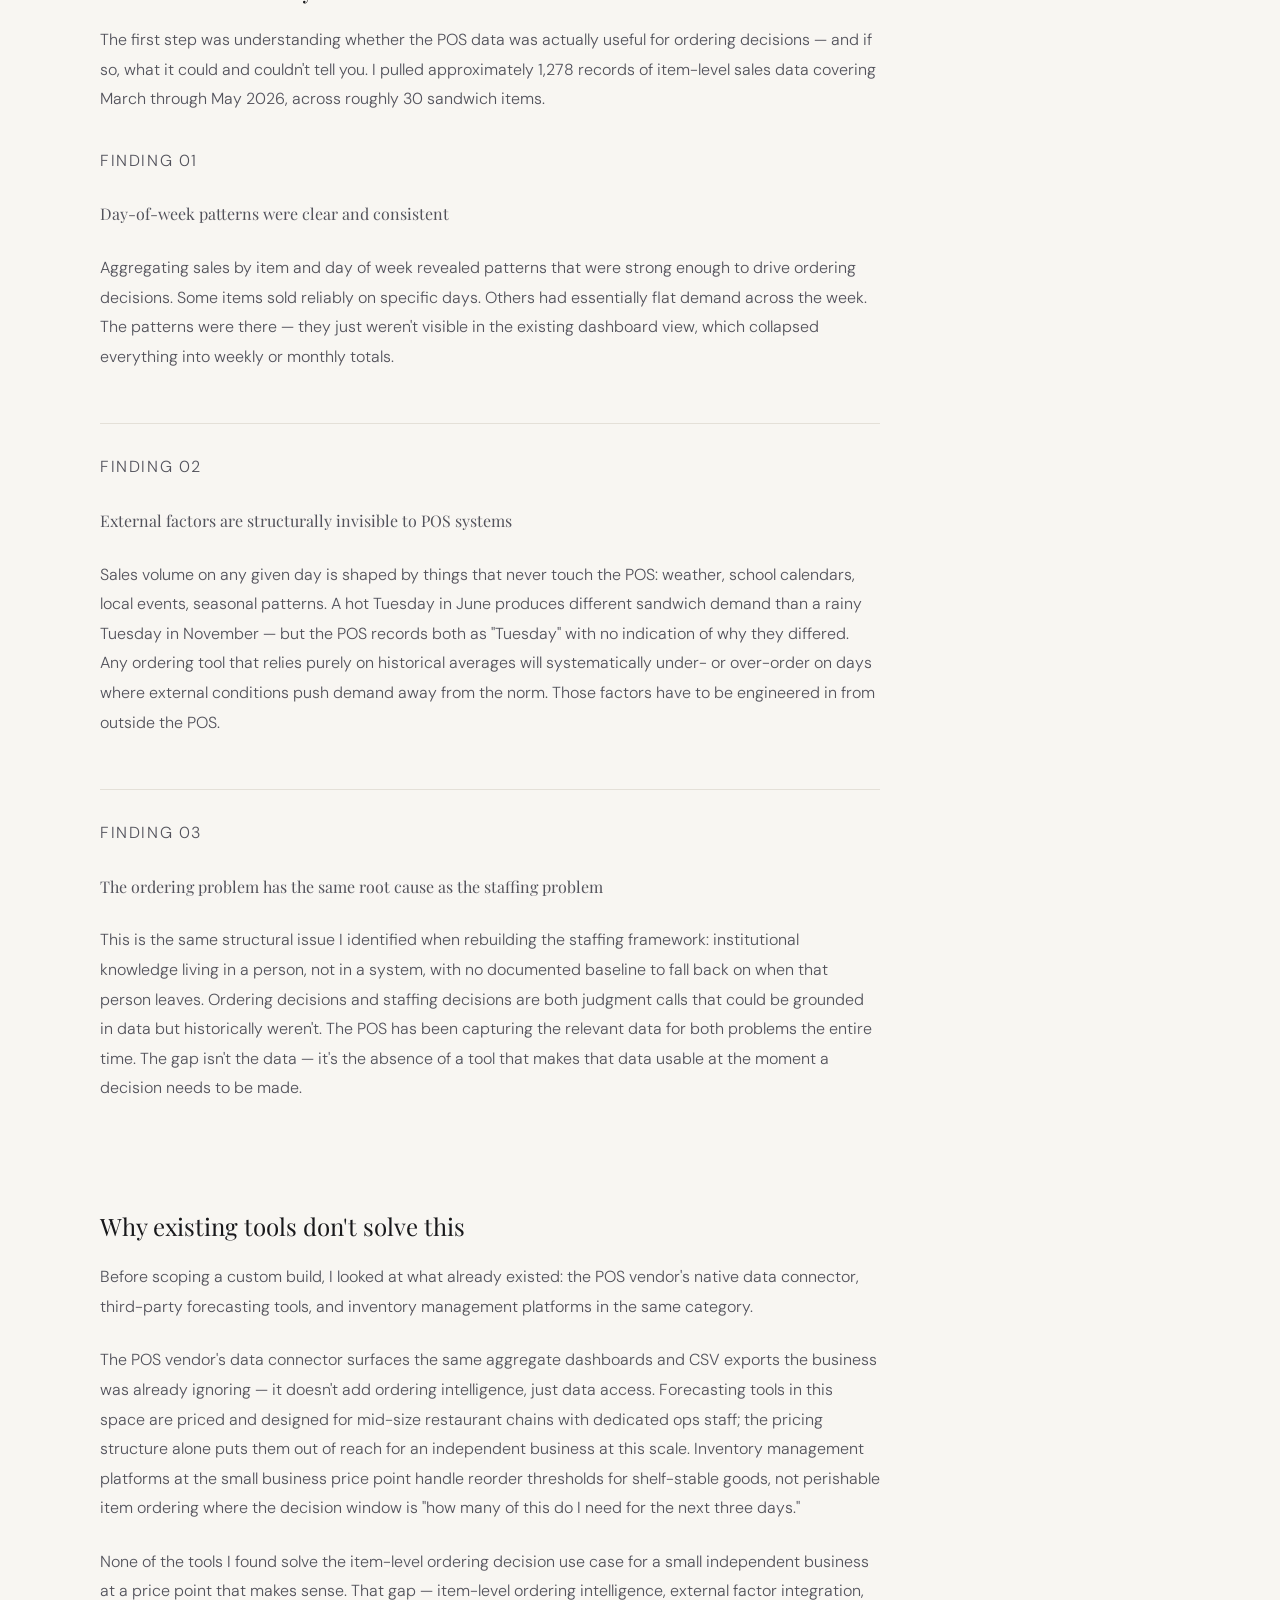
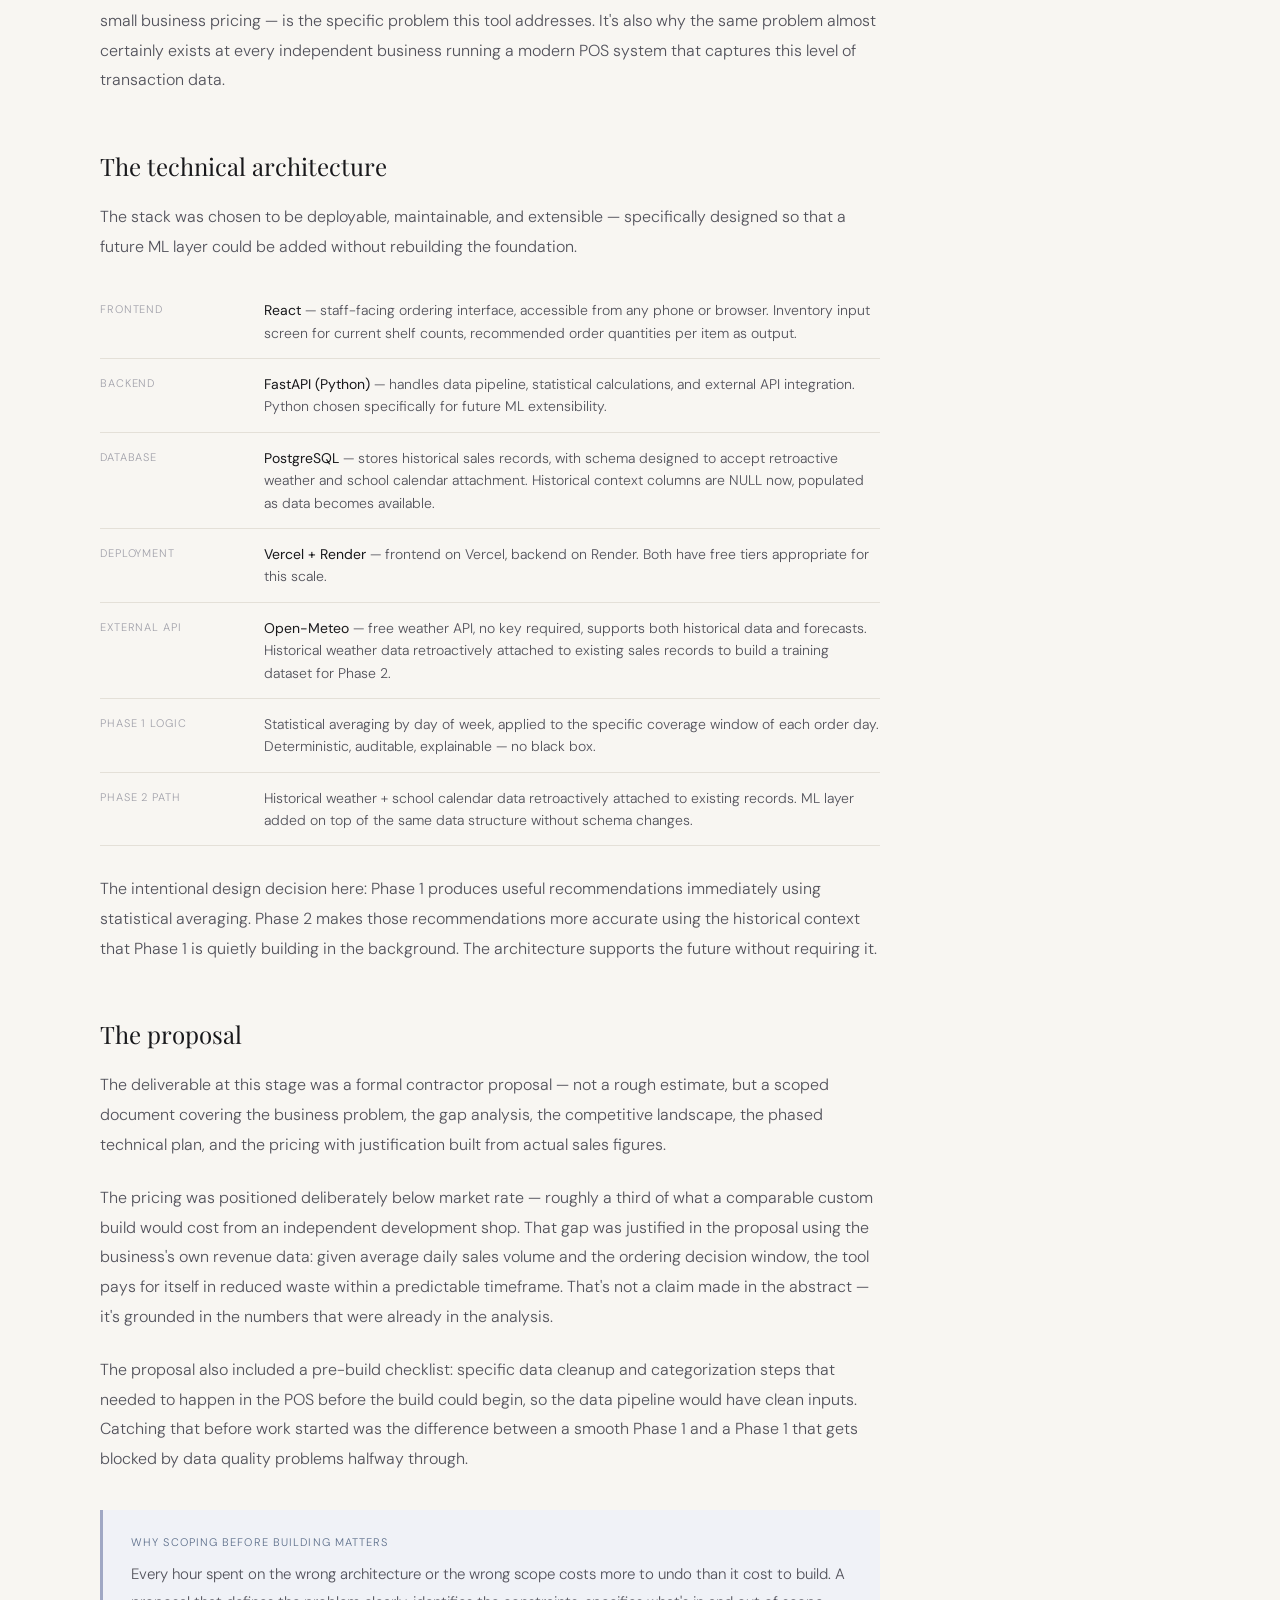
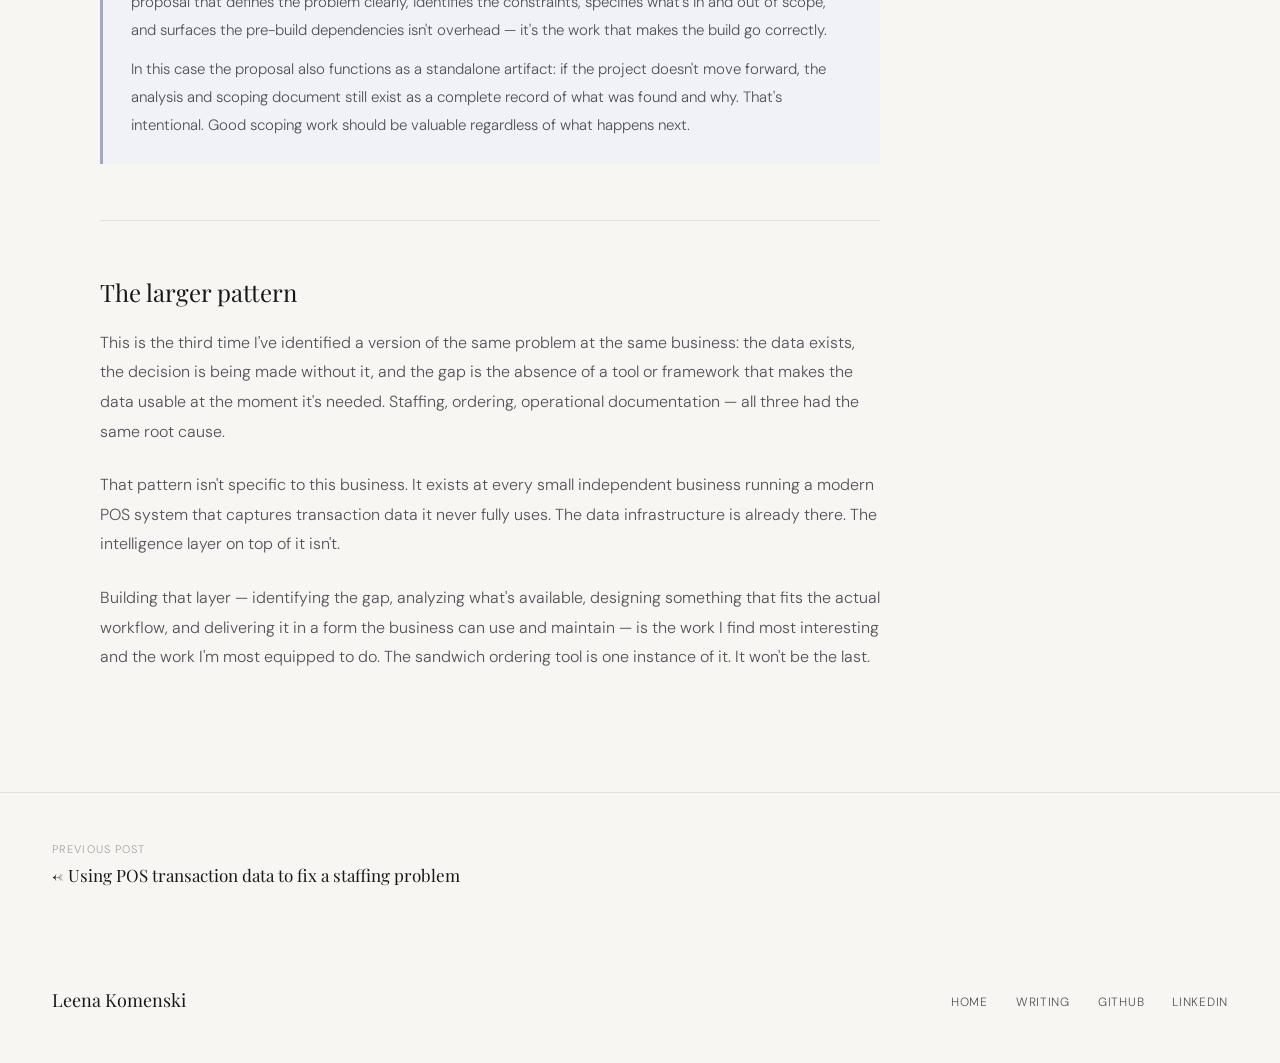
<file: writing/sandwich-ordering-intelligence.html>
<!DOCTYPE html>
<html lang="en">
<head>
<meta charset="UTF-8">
<meta name="viewport" content="width=device-width, initial-scale=1.0">
<title>From 191-column CSV to an ordering decision: scoping a data tool for a problem POS systems don't solve — Leena Komenski</title>
<meta name="description" content="The sales data existed. The ordering decisions were being made on gut feel. The gap between them was a 191-column CSV export nobody had time to parse during an order shift. Here's the analysis, the architecture, and the contractor proposal I built before a single line of code was written.">
<link href="https://fonts.googleapis.com/css2?family=Playfair+Display:ital,wght@0,400;0,600;1,400&family=DM+Sans:opsz,wght@9..40,300;9..40,400;9..40,500&display=swap" rel="stylesheet">
<link rel="stylesheet" href="../style.css">
</head>
<body>

<nav>
  <a href="../index.html" class="nav-name">Leena Komenski</a>
  <ul class="nav-links">
    <li><a href="../writing.html" style="color:var(--dark)">Writing</a></li>
    <li><a href="../projects.html">Projects</a></li>
    <li><a href="../about.html">About</a></li>
    <li><a href="../Leena_Komenski_Resume.pdf" class="nav-resume">Resume ↓</a></li>
  </ul>
  <button class="nav-toggle" aria-label="Menu" aria-expanded="false">☰</button>
</nav>

<div class="post-hero">
  <div class="post-hero-inner">
    <a href="../writing.html" class="post-back">← All Writing</a>
    <p class="post-category">Operations · Systems Design · Analytics</p>
    <h1 class="post-title">From 191-column CSV to an ordering decision: scoping a data tool for a problem POS systems don't solve</h1>
    <p class="post-meta">Business Analysis · Technical Scoping · Contractor Proposal · 10 min read</p>
  </div>
</div>

<div class="post-body">
  <div class="post-layout">
    <div class="post-body-inner">

    <div class="project-ref">
      <div>
        <p class="project-ref-label">From the role</p>
        <p class="project-ref-name">Sandwich Ordering Intelligence Tool</p>
        <p class="project-ref-sub">Independent contractor project · Local food & beverage business · Tacoma, WA</p>
      </div>
      <span class="status-badge">Proposal delivered · Awaiting decision</span>
    </div>

    <div class="post-callout honest">
      <span class="callout-label">Status note</span>
      <p>
        This tool has not been built yet. The proposal has been delivered
        and a decision is pending. This post is about the analysis,
        the scoping, and the proposal — because that work is the portfolio artifact
        at this stage. The thinking is the work.
      </p>
    </div>

    <p>
      The business had been ordering sandwiches the same way for years:
      one person, institutional memory, gut feel about what sold last week.
      The POS system captured every transaction automatically —
      item-level sales data, updated daily.
      But surfacing that data for an ordering decision meant either
      reading an aggregate dashboard that showed totals without patterns,
      or exporting a 191-column CSV that nobody had time to parse
      during an order shift.
    </p>

    <p>
      The data existed. The gap was between the export and the decision.
      And the person who had historically bridged that gap with experience
      and memory was gone.
    </p>

    <p>
      I identified the problem independently, analyzed the existing sales data
      to understand what was actually there, scoped a phased technical solution,
      researched the competitive landscape, and delivered a formal contractor proposal
      — all before any build began.
      Here's what that process looked like.
    </p>

    <h2>What the data analysis showed</h2>

    <p>
      The first step was understanding whether the POS data was actually useful
      for ordering decisions — and if so, what it could and couldn't tell you.
      I pulled approximately 1,278 records of item-level sales data
      covering March through May 2026, across roughly 30 sandwich items.
    </p>

    <div class="finding-list">

      <div class="finding-item">
        <p class="finding-label">Finding 01</p>
        <p class="finding-headline">Day-of-week patterns were clear and consistent</p>
        <p class="finding-body">
          Aggregating sales by item and day of week revealed patterns
          that were strong enough to drive ordering decisions.
          Some items sold reliably on specific days.
          Others had essentially flat demand across the week.
          The patterns were there — they just weren't visible in the existing
          dashboard view, which collapsed everything into weekly or monthly totals.
        </p>
      </div>

      <div class="finding-item">
        <p class="finding-label">Finding 02</p>
        <p class="finding-headline">External factors are structurally invisible to POS systems</p>
        <p class="finding-body">
          Sales volume on any given day is shaped by things that never touch
          the POS: weather, school calendars, local events, seasonal patterns.
          A hot Tuesday in June produces different sandwich demand
          than a rainy Tuesday in November — but the POS records both
          as "Tuesday" with no indication of why they differed.
          Any ordering tool that relies purely on historical averages
          will systematically under- or over-order on days where external
          conditions push demand away from the norm.
          Those factors have to be engineered in from outside the POS.
        </p>
      </div>

      <div class="finding-item">
        <p class="finding-label">Finding 03</p>
        <p class="finding-headline">The ordering problem has the same root cause as the staffing problem</p>
        <p class="finding-body">
          This is the same structural issue I identified when rebuilding
          the staffing framework: institutional knowledge living in a person,
          not in a system, with no documented baseline to fall back on
          when that person leaves. Ordering decisions and staffing decisions
          are both judgment calls that could be grounded in data
          but historically weren't. The POS has been capturing the relevant data
          for both problems the entire time. The gap isn't the data —
          it's the absence of a tool that makes that data usable
          at the moment a decision needs to be made.
        </p>
      </div>

    </div>

    <h2>Why existing tools don't solve this</h2>

    <p>
      Before scoping a custom build, I looked at what already existed:
      the POS vendor's native data connector, third-party forecasting tools,
      and inventory management platforms in the same category.
    </p>

    <p>
      The POS vendor's data connector surfaces the same aggregate dashboards
      and CSV exports the business was already ignoring —
      it doesn't add ordering intelligence, just data access.
      Forecasting tools in this space are priced and designed
      for mid-size restaurant chains with dedicated ops staff;
      the pricing structure alone puts them out of reach for
      an independent business at this scale.
      Inventory management platforms at the small business price point
      handle reorder thresholds for shelf-stable goods,
      not perishable item ordering where the decision window
      is "how many of this do I need for the next three days."
    </p>

    <p>
      None of the tools I found solve the item-level ordering decision use case
      for a small independent business at a price point that makes sense.
      That gap — item-level ordering intelligence, external factor integration,
      small business pricing — is the specific problem this tool addresses.
      It's also why the same problem almost certainly exists at every
      independent business running a modern POS system that captures
      this level of transaction data.
    </p>

    <h2>The technical architecture</h2>

    <p>
      The stack was chosen to be deployable, maintainable,
      and extensible — specifically designed so that a future ML layer
      could be added without rebuilding the foundation.
    </p>

    <div class="stack-row">
      <span class="stack-label">Frontend</span>
      <span class="stack-value"><strong>React</strong> — staff-facing ordering interface, accessible from any phone or browser. Inventory input screen for current shelf counts, recommended order quantities per item as output.</span>
    </div>
    <div class="stack-row">
      <span class="stack-label">Backend</span>
      <span class="stack-value"><strong>FastAPI (Python)</strong> — handles data pipeline, statistical calculations, and external API integration. Python chosen specifically for future ML extensibility.</span>
    </div>
    <div class="stack-row">
      <span class="stack-label">Database</span>
      <span class="stack-value"><strong>PostgreSQL</strong> — stores historical sales records, with schema designed to accept retroactive weather and school calendar attachment. Historical context columns are NULL now, populated as data becomes available.</span>
    </div>
    <div class="stack-row">
      <span class="stack-label">Deployment</span>
      <span class="stack-value"><strong>Vercel + Render</strong> — frontend on Vercel, backend on Render. Both have free tiers appropriate for this scale.</span>
    </div>
    <div class="stack-row">
      <span class="stack-label">External API</span>
      <span class="stack-value"><strong>Open-Meteo</strong> — free weather API, no key required, supports both historical data and forecasts. Historical weather data retroactively attached to existing sales records to build a training dataset for Phase 2.</span>
    </div>
    <div class="stack-row">
      <span class="stack-label">Phase 1 logic</span>
      <span class="stack-value">Statistical averaging by day of week, applied to the specific coverage window of each order day. Deterministic, auditable, explainable — no black box.</span>
    </div>
    <div class="stack-row">
      <span class="stack-label">Phase 2 path</span>
      <span class="stack-value">Historical weather + school calendar data retroactively attached to existing records. ML layer added on top of the same data structure without schema changes.</span>
    </div>

    <p style="margin-top: 28px;">
      The intentional design decision here: Phase 1 produces useful recommendations
      immediately using statistical averaging.
      Phase 2 makes those recommendations more accurate using the historical context
      that Phase 1 is quietly building in the background.
      The architecture supports the future without requiring it.
    </p>

    <h2>The proposal</h2>

    <p>
      The deliverable at this stage was a formal contractor proposal —
      not a rough estimate, but a scoped document covering the business problem,
      the gap analysis, the competitive landscape, the phased technical plan,
      and the pricing with justification built from actual sales figures.
    </p>

    <p>
      The pricing was positioned deliberately below market rate —
      roughly a third of what a comparable custom build would cost
      from an independent development shop.
      That gap was justified in the proposal using the business's own revenue data:
      given average daily sales volume and the ordering decision window,
      the tool pays for itself in reduced waste within a predictable timeframe.
      That's not a claim made in the abstract — it's grounded in the numbers
      that were already in the analysis.
    </p>

    <p>
      The proposal also included a pre-build checklist:
      specific data cleanup and categorization steps that needed to happen
      in the POS before the build could begin, so the data pipeline
      would have clean inputs. Catching that before work started
      was the difference between a smooth Phase 1 and a Phase 1
      that gets blocked by data quality problems halfway through.
    </p>

    <div class="post-callout insight">
      <span class="callout-label">Why scoping before building matters</span>
      <p>
        Every hour spent on the wrong architecture or the wrong scope
        costs more to undo than it cost to build.
        A proposal that defines the problem clearly, identifies the constraints,
        specifies what's in and out of scope, and surfaces the pre-build
        dependencies isn't overhead — it's the work that makes
        the build go correctly.
      </p>
      <p>
        In this case the proposal also functions as a standalone artifact:
        if the project doesn't move forward, the analysis and scoping document
        still exist as a complete record of what was found and why.
        That's intentional. Good scoping work should be valuable
        regardless of what happens next.
      </p>
    </div>

    <hr class="post-divider">

    <h2>The larger pattern</h2>

    <p>
      This is the third time I've identified a version of the same problem
      at the same business: the data exists, the decision is being made
      without it, and the gap is the absence of a tool or framework
      that makes the data usable at the moment it's needed.
      Staffing, ordering, operational documentation — all three had the same root cause.
    </p>

    <p>
      That pattern isn't specific to this business.
      It exists at every small independent business running a modern POS system
      that captures transaction data it never fully uses.
      The data infrastructure is already there.
      The intelligence layer on top of it isn't.
    </p>

    <p>
      Building that layer — identifying the gap, analyzing what's available,
      designing something that fits the actual workflow,
      and delivering it in a form the business can use and maintain —
      is the work I find most interesting and the work I'm most equipped to do.
      The sandwich ordering tool is one instance of it.
      It won't be the last.
    </p>

    </div>
    <aside class="post-sidebar"></aside>
  </div>
</div>

<div class="post-nav">
  <div>
    <span class="post-nav-label">Previous Post</span>
    <a href="pos-staffing-analysis.html">← Using POS transaction data to fix a staffing problem</a>
  </div>
</div>

<footer>
  <span class="footer-name">Leena Komenski</span>
  <ul class="footer-links">
    <li><a href="../index.html">Home</a></li>
    <li><a href="../writing.html">Writing</a></li>
    <li><a href="https://github.com/lkomenski">GitHub</a></li>
    <li><a href="https://www.linkedin.com/in/leena-komenski/">LinkedIn</a></li>
  </ul>
</footer>

<script src="../app.js"></script>
</body>
</html>
</file>
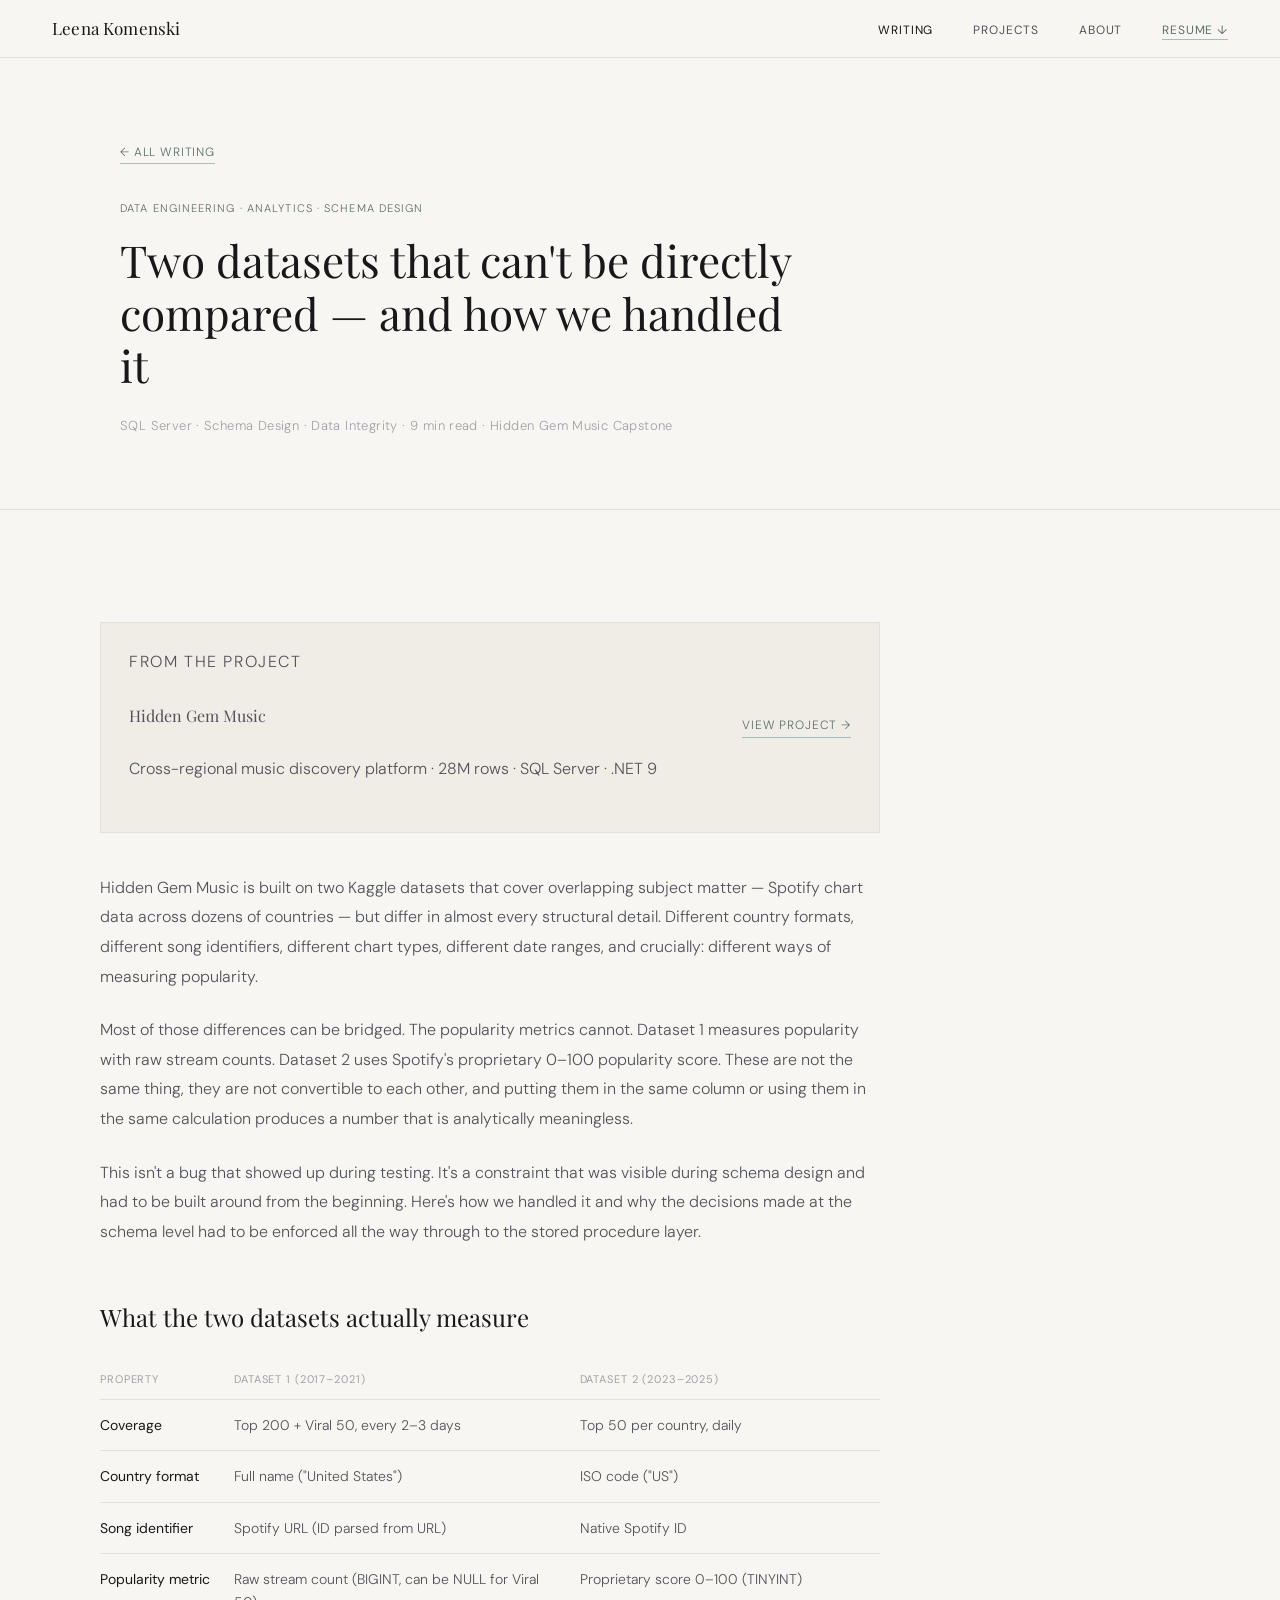
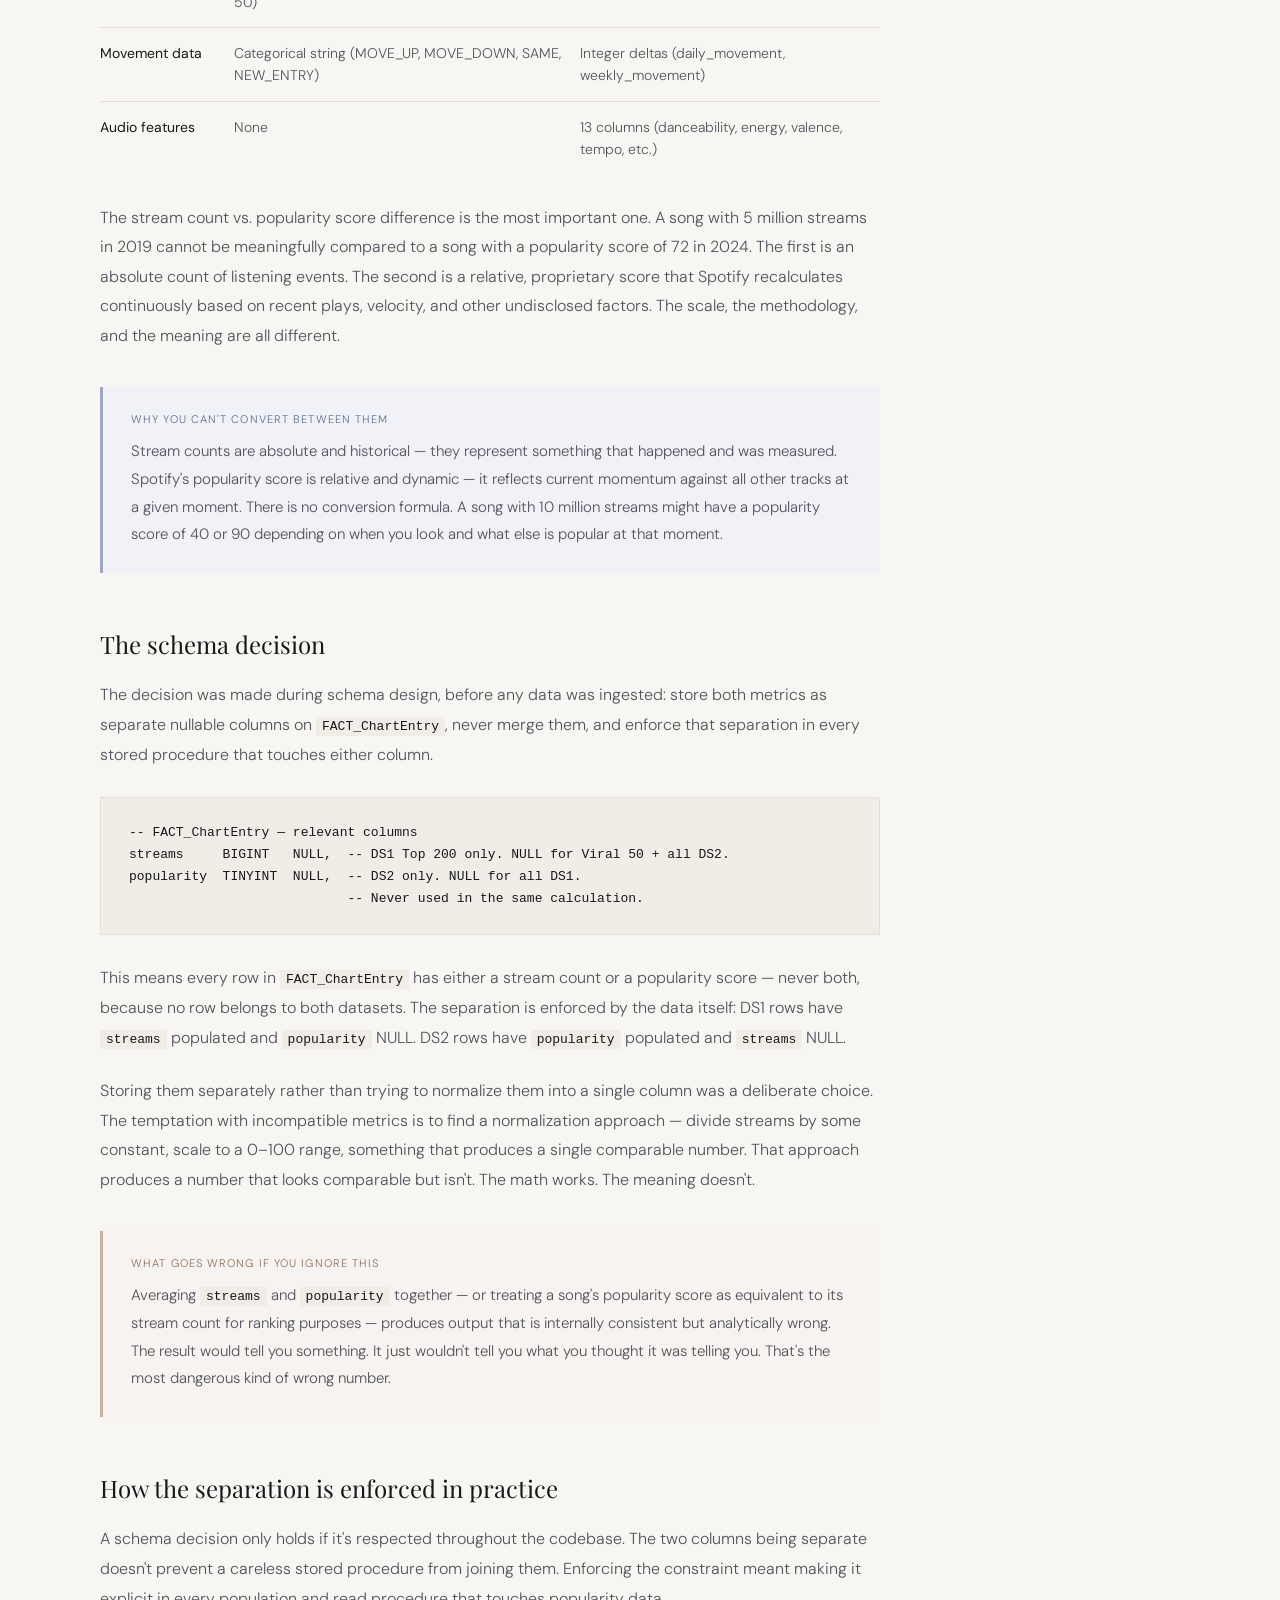
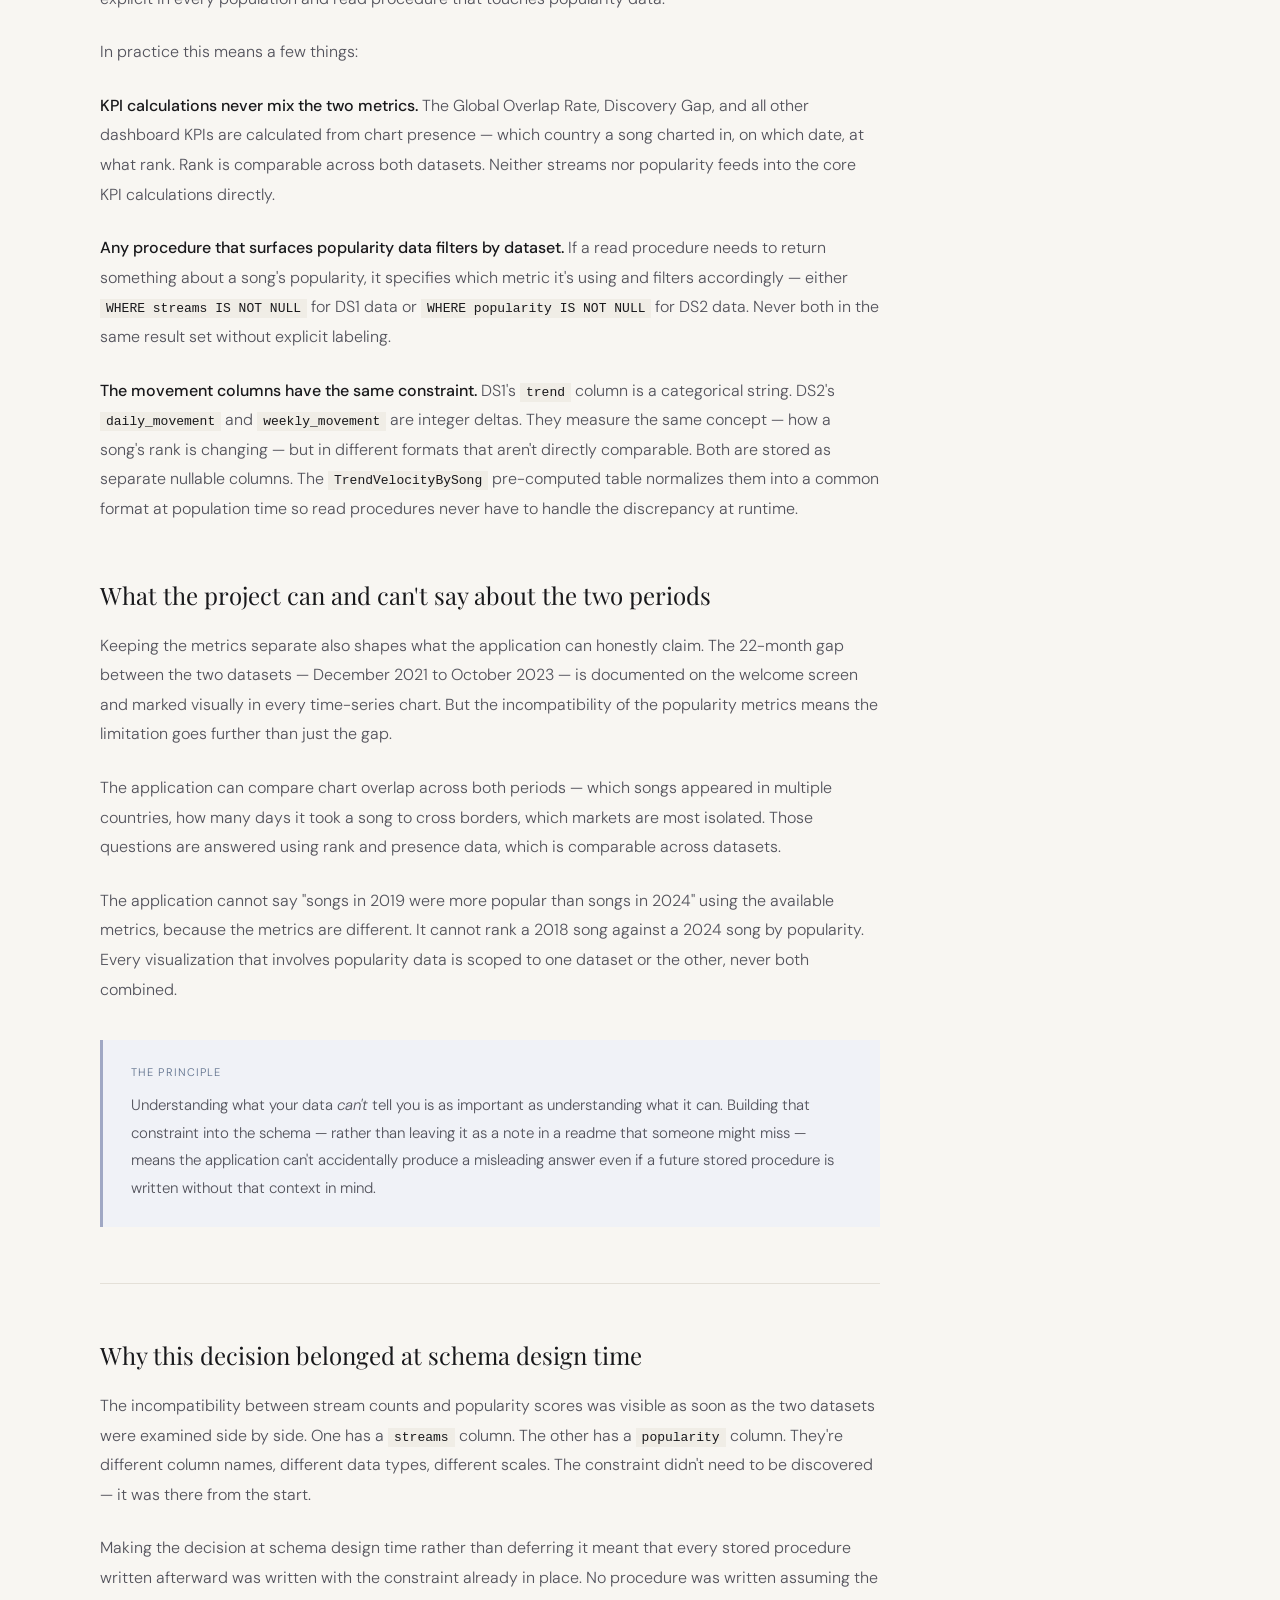
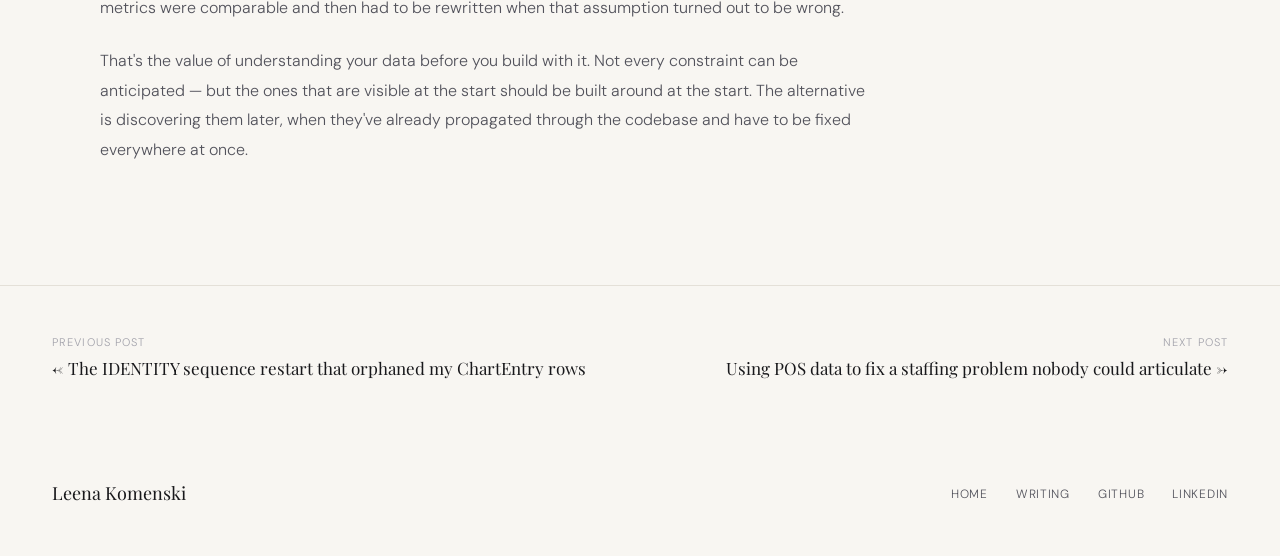
<file: writing/two-datasets-one-analysis.html>
<!DOCTYPE html>
<html lang="en">
<head>
<meta charset="UTF-8">
<meta name="viewport" content="width=device-width, initial-scale=1.0">
<title>Two datasets that can't be directly compared — and how we handled it — Leena Komenski</title>
<meta name="description" content="Dataset 1 measures popularity with raw stream counts. Dataset 2 uses Spotify's proprietary 0-100 score. They are not the same thing. Here's the schema decision that kept them separate, why it had to be enforced at the stored procedure layer, and what breaks if you ignore it.">
<link href="https://fonts.googleapis.com/css2?family=Playfair+Display:ital,wght@0,400;0,600;1,400&family=DM+Sans:opsz,wght@9..40,300;9..40,400;9..40,500&display=swap" rel="stylesheet">
<link rel="stylesheet" href="../style.css">
</head>
<body>

<nav>
  <a href="../index.html" class="nav-name">Leena Komenski</a>
  <ul class="nav-links">
    <li><a href="../writing.html" style="color:var(--dark)">Writing</a></li>
    <li><a href="../projects.html">Projects</a></li>
    <li><a href="../about.html">About</a></li>
    <li><a href="../Leena_Komenski_Resume.pdf" class="nav-resume">Resume ↓</a></li>
  </ul>
  <button class="nav-toggle" aria-label="Menu" aria-expanded="false">☰</button>
</nav>

<div class="post-hero">
  <div class="post-hero-inner">
    <a href="../writing.html" class="post-back">← All Writing</a>
    <p class="post-category">Data Engineering · Analytics · Schema Design</p>
    <h1 class="post-title">Two datasets that can't be directly compared — and how we handled it</h1>
    <p class="post-meta">SQL Server · Schema Design · Data Integrity · 9 min read · Hidden Gem Music Capstone</p>
  </div>
</div>

<div class="post-body">
  <div class="post-layout">
    <div class="post-body-inner">

    <div class="project-ref">
      <div>
        <p class="project-ref-label">From the project</p>
        <p class="project-ref-name">Hidden Gem Music</p>
        <p class="project-ref-sub">Cross-regional music discovery platform · 28M rows · SQL Server · .NET 9</p>
      </div>
      <a href="../projects.html" class="text-link">View Project →</a>
    </div>

    <p>
      Hidden Gem Music is built on two Kaggle datasets that cover overlapping
      subject matter — Spotify chart data across dozens of countries —
      but differ in almost every structural detail. Different country formats,
      different song identifiers, different chart types, different date ranges,
      and crucially: different ways of measuring popularity.
    </p>

    <p>
      Most of those differences can be bridged. The popularity metrics cannot.
      Dataset 1 measures popularity with raw stream counts.
      Dataset 2 uses Spotify's proprietary 0–100 popularity score.
      These are not the same thing, they are not convertible to each other,
      and putting them in the same column or using them in the same calculation
      produces a number that is analytically meaningless.
    </p>

    <p>
      This isn't a bug that showed up during testing. It's a constraint
      that was visible during schema design and had to be built around
      from the beginning. Here's how we handled it and why the decisions
      made at the schema level had to be enforced all the way through
      to the stored procedure layer.
    </p>

    <h2>What the two datasets actually measure</h2>

    <table class="comparison-table">
      <thead>
        <tr>
          <th>Property</th>
          <th>Dataset 1 (2017–2021)</th>
          <th>Dataset 2 (2023–2025)</th>
        </tr>
      </thead>
      <tbody>
        <tr>
          <td>Coverage</td>
          <td>Top 200 + Viral 50, every 2–3 days</td>
          <td>Top 50 per country, daily</td>
        </tr>
        <tr>
          <td>Country format</td>
          <td>Full name ("United States")</td>
          <td>ISO code ("US")</td>
        </tr>
        <tr>
          <td>Song identifier</td>
          <td>Spotify URL (ID parsed from URL)</td>
          <td>Native Spotify ID</td>
        </tr>
        <tr>
          <td>Popularity metric</td>
          <td>Raw stream count (BIGINT, can be NULL for Viral 50)</td>
          <td>Proprietary score 0–100 (TINYINT)</td>
        </tr>
        <tr>
          <td>Movement data</td>
          <td>Categorical string (MOVE_UP, MOVE_DOWN, SAME, NEW_ENTRY)</td>
          <td>Integer deltas (daily_movement, weekly_movement)</td>
        </tr>
        <tr>
          <td>Audio features</td>
          <td>None</td>
          <td>13 columns (danceability, energy, valence, tempo, etc.)</td>
        </tr>
      </tbody>
    </table>

    <p>
      The stream count vs. popularity score difference is the most important one.
      A song with 5 million streams in 2019 cannot be meaningfully compared
      to a song with a popularity score of 72 in 2024.
      The first is an absolute count of listening events.
      The second is a relative, proprietary score that Spotify recalculates
      continuously based on recent plays, velocity, and other undisclosed factors.
      The scale, the methodology, and the meaning are all different.
    </p>

    <div class="post-callout insight">
      <span class="callout-label">Why you can't convert between them</span>
      <p>
        Stream counts are absolute and historical — they represent something
        that happened and was measured. Spotify's popularity score is relative
        and dynamic — it reflects current momentum against all other tracks
        at a given moment. There is no conversion formula.
        A song with 10 million streams might have a popularity score of 40
        or 90 depending on when you look and what else is popular at that moment.
      </p>
    </div>

    <h2>The schema decision</h2>

    <p>
      The decision was made during schema design, before any data was ingested:
      store both metrics as separate nullable columns on <code>FACT_ChartEntry</code>,
      never merge them, and enforce that separation in every stored procedure
      that touches either column.
    </p>

    <pre>-- FACT_ChartEntry — relevant columns
streams     BIGINT   NULL,  -- DS1 Top 200 only. NULL for Viral 50 + all DS2.
popularity  TINYINT  NULL,  -- DS2 only. NULL for all DS1.
                            -- Never used in the same calculation.</pre>

    <p>
      This means every row in <code>FACT_ChartEntry</code> has either a stream count
      or a popularity score — never both, because no row belongs to both datasets.
      The separation is enforced by the data itself:
      DS1 rows have <code>streams</code> populated and <code>popularity</code> NULL.
      DS2 rows have <code>popularity</code> populated and <code>streams</code> NULL.
    </p>

    <p>
      Storing them separately rather than trying to normalize them into a single
      column was a deliberate choice. The temptation with incompatible metrics
      is to find a normalization approach — divide streams by some constant,
      scale to a 0–100 range, something that produces a single comparable number.
      That approach produces a number that looks comparable but isn't.
      The math works. The meaning doesn't.
    </p>

    <div class="post-callout warning">
      <span class="callout-label">What goes wrong if you ignore this</span>
      <p>
        Averaging <code>streams</code> and <code>popularity</code> together —
        or treating a song's popularity score as equivalent to its stream count
        for ranking purposes — produces output that is internally consistent
        but analytically wrong. The result would tell you something.
        It just wouldn't tell you what you thought it was telling you.
        That's the most dangerous kind of wrong number.
      </p>
    </div>

    <h2>How the separation is enforced in practice</h2>

    <p>
      A schema decision only holds if it's respected throughout the codebase.
      The two columns being separate doesn't prevent a careless stored procedure
      from joining them. Enforcing the constraint meant making it explicit
      in every population and read procedure that touches popularity data.
    </p>

    <p>
      In practice this means a few things:
    </p>

    <p>
      <strong>KPI calculations never mix the two metrics.</strong>
      The Global Overlap Rate, Discovery Gap, and all other dashboard KPIs
      are calculated from chart presence — which country a song charted in,
      on which date, at what rank. Rank is comparable across both datasets.
      Neither streams nor popularity feeds into the core KPI calculations directly.
    </p>

    <p>
      <strong>Any procedure that surfaces popularity data filters by dataset.</strong>
      If a read procedure needs to return something about a song's popularity,
      it specifies which metric it's using and filters accordingly —
      either <code>WHERE streams IS NOT NULL</code> for DS1 data
      or <code>WHERE popularity IS NOT NULL</code> for DS2 data.
      Never both in the same result set without explicit labeling.
    </p>

    <p>
      <strong>The movement columns have the same constraint.</strong>
      DS1's <code>trend</code> column is a categorical string.
      DS2's <code>daily_movement</code> and <code>weekly_movement</code>
      are integer deltas. They measure the same concept — how a song's rank
      is changing — but in different formats that aren't directly comparable.
      Both are stored as separate nullable columns.
      The <code>TrendVelocityBySong</code> pre-computed table normalizes them
      into a common format at population time so read procedures
      never have to handle the discrepancy at runtime.
    </p>

    <h2>What the project can and can't say about the two periods</h2>

    <p>
      Keeping the metrics separate also shapes what the application can honestly claim.
      The 22-month gap between the two datasets — December 2021 to October 2023 —
      is documented on the welcome screen and marked visually in every time-series
      chart. But the incompatibility of the popularity metrics means the limitation
      goes further than just the gap.
    </p>

    <p>
      The application can compare chart overlap across both periods —
      which songs appeared in multiple countries, how many days it took
      a song to cross borders, which markets are most isolated.
      Those questions are answered using rank and presence data,
      which is comparable across datasets.
    </p>

    <p>
      The application cannot say "songs in 2019 were more popular than songs in 2024"
      using the available metrics, because the metrics are different.
      It cannot rank a 2018 song against a 2024 song by popularity.
      Every visualization that involves popularity data is scoped
      to one dataset or the other, never both combined.
    </p>

    <div class="post-callout insight">
      <span class="callout-label">The principle</span>
      <p>
        Understanding what your data <em>can't</em> tell you is as important
        as understanding what it can. Building that constraint into the schema
        — rather than leaving it as a note in a readme that someone might miss —
        means the application can't accidentally produce a misleading answer
        even if a future stored procedure is written without that context in mind.
      </p>
    </div>

    <hr class="post-divider">

    <h2>Why this decision belonged at schema design time</h2>

    <p>
      The incompatibility between stream counts and popularity scores
      was visible as soon as the two datasets were examined side by side.
      One has a <code>streams</code> column. The other has a <code>popularity</code> column.
      They're different column names, different data types, different scales.
      The constraint didn't need to be discovered — it was there from the start.
    </p>

    <p>
      Making the decision at schema design time rather than deferring it
      meant that every stored procedure written afterward was written
      with the constraint already in place. No procedure was written
      assuming the metrics were comparable and then had to be rewritten
      when that assumption turned out to be wrong.
    </p>

    <p>
      That's the value of understanding your data before you build with it.
      Not every constraint can be anticipated — but the ones that are visible
      at the start should be built around at the start.
      The alternative is discovering them later, when they've already
      propagated through the codebase and have to be fixed everywhere at once.
    </p>

    </div>
    <aside class="post-sidebar"></aside>
  </div>
</div>

<div class="post-nav">
  <div>
    <span class="post-nav-label">Previous Post</span>
    <a href="identity-sequence-restart.html">← The IDENTITY sequence restart that orphaned my ChartEntry rows</a>
  </div>
  <div style="text-align:right">
    <span class="post-nav-label">Next Post</span>
    <a href="pos-staffing-analysis.html">Using POS data to fix a staffing problem nobody could articulate →</a>
  </div>
</div>

<footer>
  <span class="footer-name">Leena Komenski</span>
  <ul class="footer-links">
    <li><a href="../index.html">Home</a></li>
    <li><a href="../writing.html">Writing</a></li>
    <li><a href="https://github.com/lkomenski">GitHub</a></li>
    <li><a href="https://www.linkedin.com/in/leena-komenski/">LinkedIn</a></li>
  </ul>
</footer>

<script src="../app.js"></script>
</body>
</html>
</file>
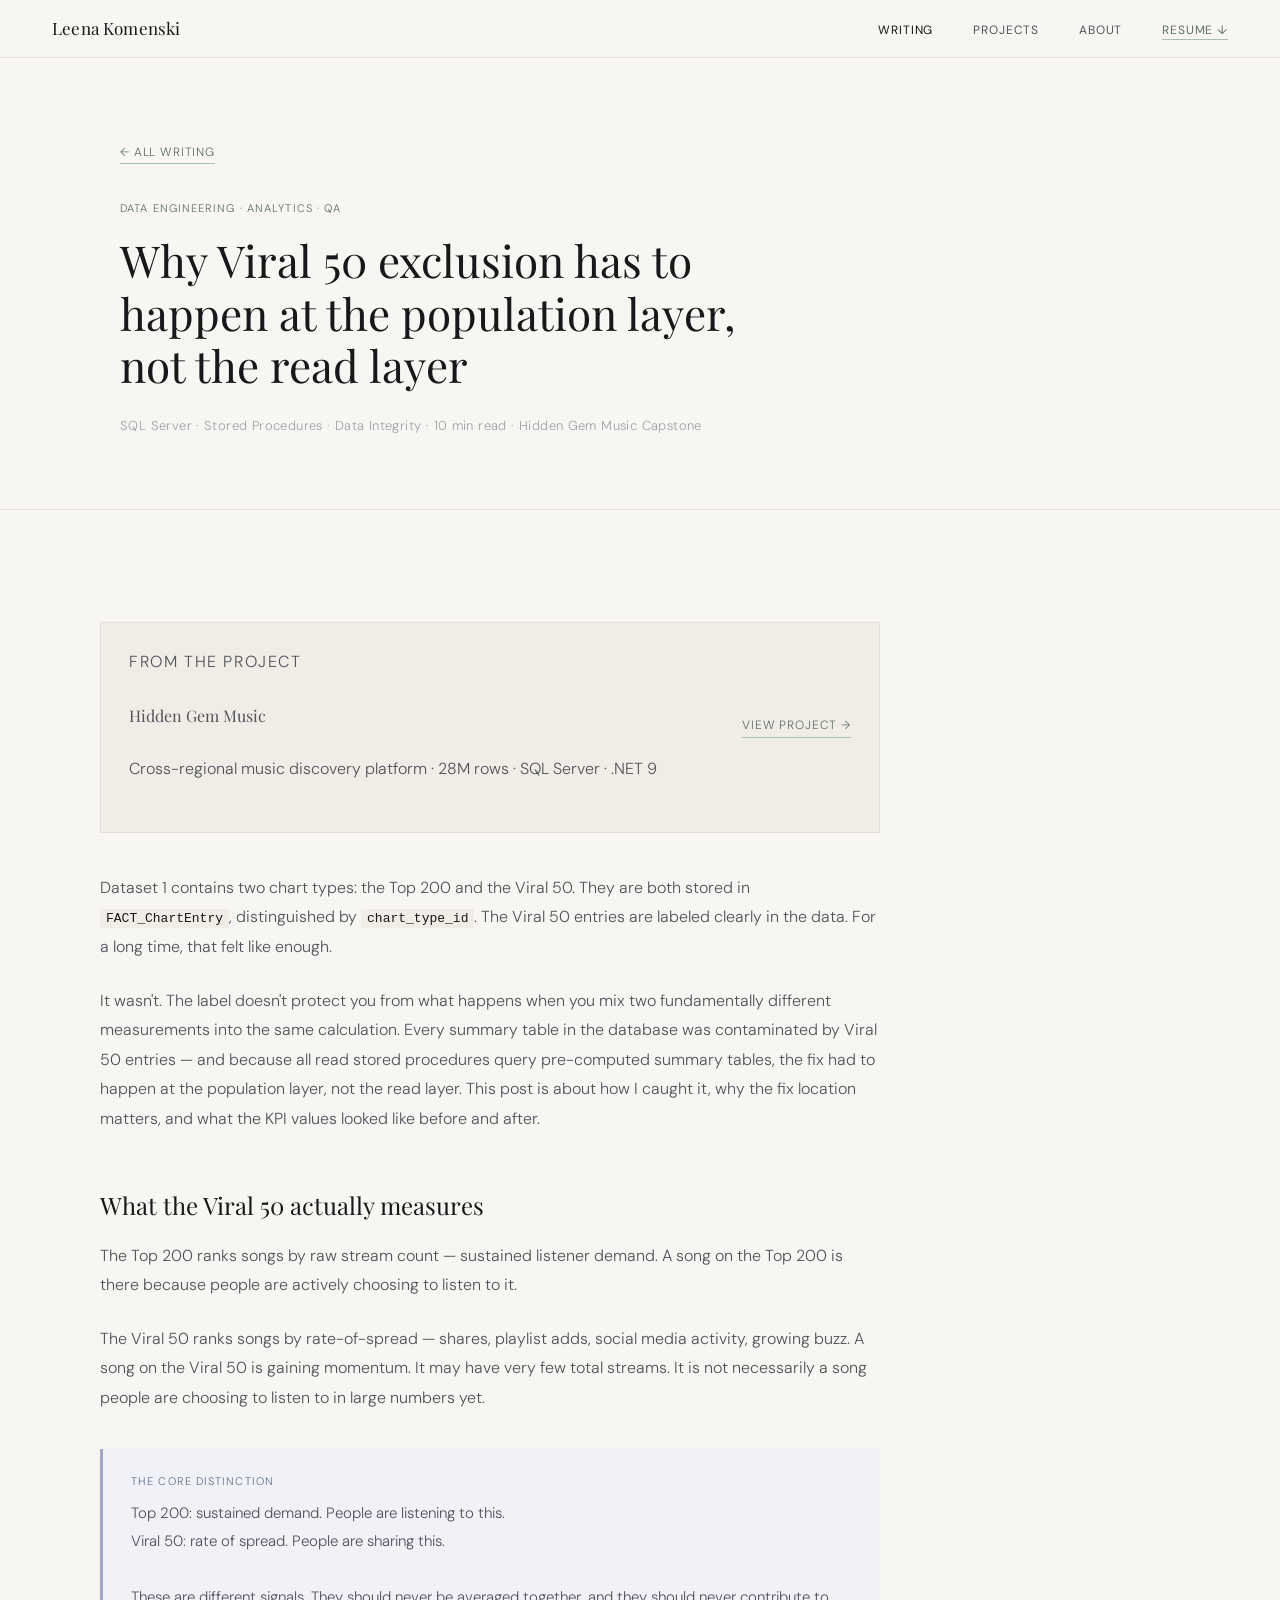
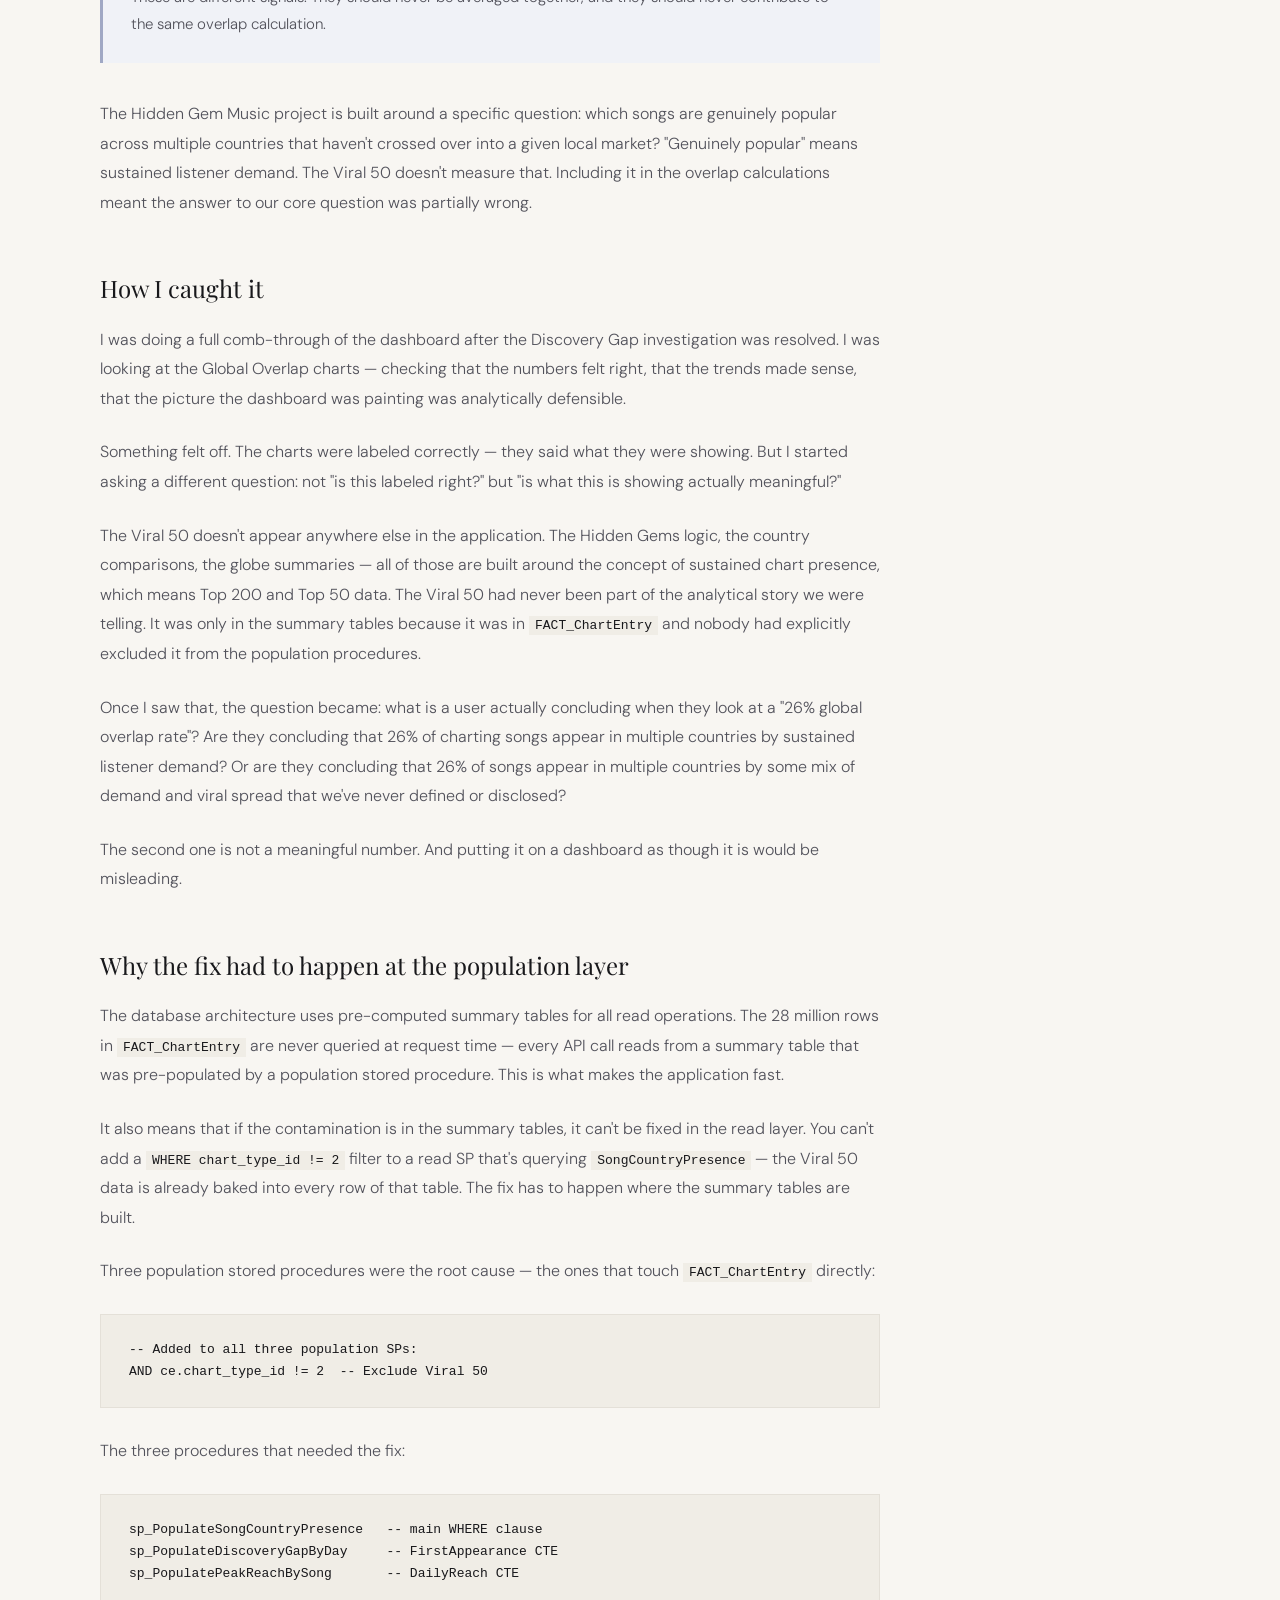
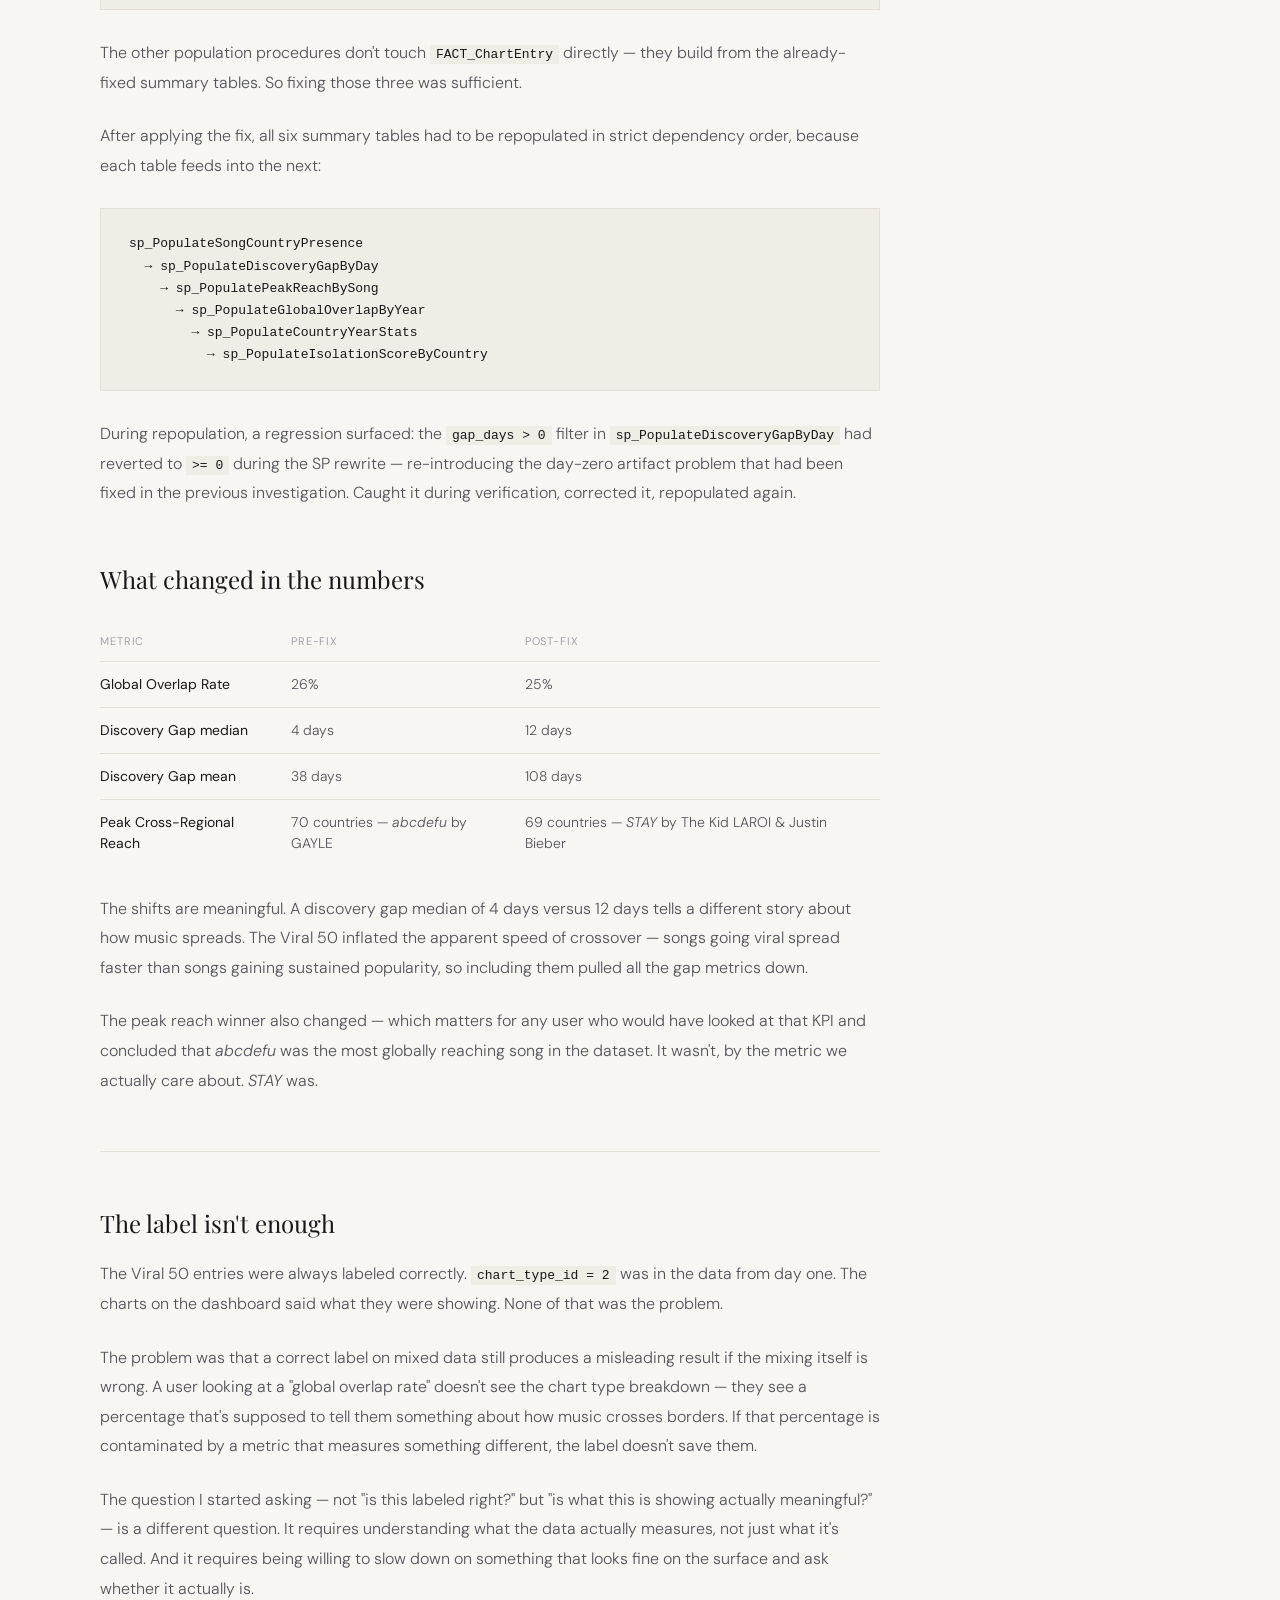
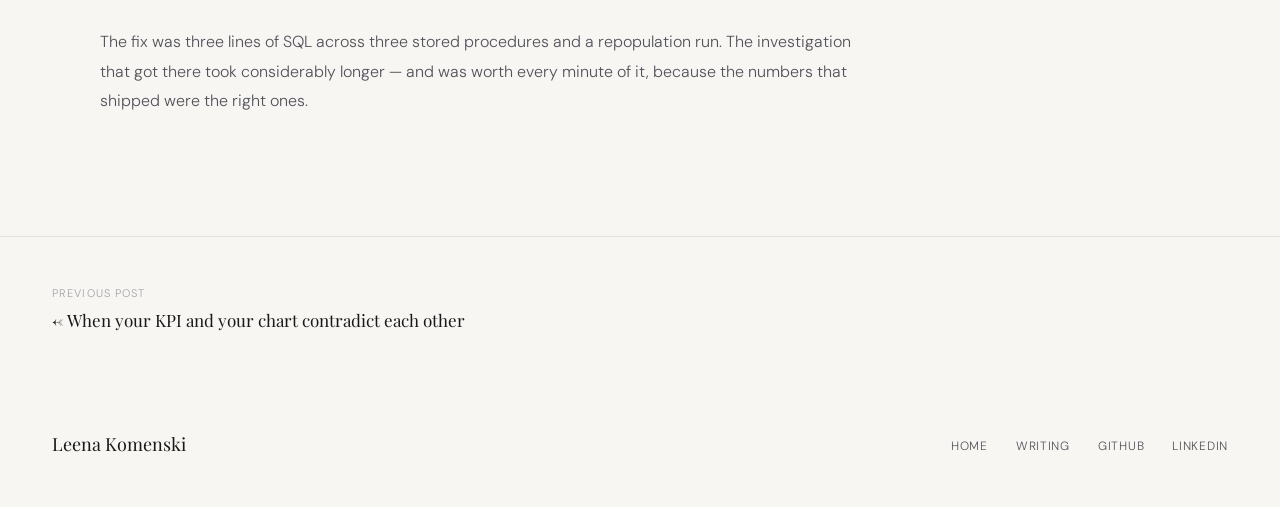
<file: writing/viral-50-contamination.html>
<!DOCTYPE html>
<html lang="en">
<head>
<meta charset="UTF-8">
<meta name="viewport" content="width=device-width, initial-scale=1.0">
<title>Why Viral 50 exclusion has to happen at the population layer — Leena Komenski</title>
<meta name="description" content="The Viral 50 measures rate-of-spread, not sustained listener demand. Mixing it into overlap and discovery gap calculations produces numbers that are technically labeled correctly but analytically meaningless. Here's how I caught it, why the fix had to happen at the population layer, and what changed.">
<link href="https://fonts.googleapis.com/css2?family=Playfair+Display:ital,wght@0,400;0,600;1,400&family=DM+Sans:opsz,wght@9..40,300;9..40,400;9..40,500&display=swap" rel="stylesheet">
<link rel="stylesheet" href="../style.css">
</head>
<body>

<nav>
  <a href="../index.html" class="nav-name">Leena Komenski</a>
  <ul class="nav-links">
    <li><a href="../writing.html" style="color:var(--dark)">Writing</a></li>
    <li><a href="../projects.html">Projects</a></li>
    <li><a href="../about.html">About</a></li>
    <li><a href="../Leena_Komenski_Resume.pdf" class="nav-resume">Resume ↓</a></li>
  </ul>
  <button class="nav-toggle" aria-label="Menu" aria-expanded="false">☰</button>
</nav>

<div class="post-hero">
  <div class="post-hero-inner">
    <a href="../writing.html" class="post-back">← All Writing</a>
    <p class="post-category">Data Engineering · Analytics · QA</p>
    <h1 class="post-title">Why Viral 50 exclusion has to happen at the population layer, not the read layer</h1>
    <p class="post-meta">SQL Server · Stored Procedures · Data Integrity · 10 min read · Hidden Gem Music Capstone</p>
  </div>
</div>

<div class="post-body">
  <div class="post-layout">
    <div class="post-body-inner">

    <div class="project-ref">
      <div>
        <p class="project-ref-label">From the project</p>
        <p class="project-ref-name">Hidden Gem Music</p>
        <p class="project-ref-sub">Cross-regional music discovery platform · 28M rows · SQL Server · .NET 9</p>
      </div>
      <a href="../projects.html" class="text-link">View Project →</a>
    </div>

    <p>
      Dataset 1 contains two chart types: the Top 200 and the Viral 50.
      They are both stored in <code>FACT_ChartEntry</code>, distinguished by
      <code>chart_type_id</code>. The Viral 50 entries are labeled clearly in the data.
      For a long time, that felt like enough.
    </p>

    <p>
      It wasn't. The label doesn't protect you from what happens when you mix two
      fundamentally different measurements into the same calculation.
      Every summary table in the database was contaminated by Viral 50 entries —
      and because all read stored procedures query pre-computed summary tables,
      the fix had to happen at the population layer, not the read layer.
      This post is about how I caught it, why the fix location matters,
      and what the KPI values looked like before and after.
    </p>

    <h2>What the Viral 50 actually measures</h2>

    <p>
      The Top 200 ranks songs by raw stream count — sustained listener demand.
      A song on the Top 200 is there because people are actively choosing to listen to it.
    </p>

    <p>
      The Viral 50 ranks songs by rate-of-spread — shares, playlist adds,
      social media activity, growing buzz. A song on the Viral 50 is gaining momentum.
      It may have very few total streams. It is not necessarily a song people are
      choosing to listen to in large numbers yet.
    </p>

    <div class="post-callout insight">
      <span class="callout-label">The core distinction</span>
      <p>
        Top 200: sustained demand. People are listening to this.<br>
        Viral 50: rate of spread. People are sharing this.<br><br>
        These are different signals. They should never be averaged together,
        and they should never contribute to the same overlap calculation.
      </p>
    </div>

    <p>
      The Hidden Gem Music project is built around a specific question:
      which songs are genuinely popular across multiple countries
      that haven't crossed over into a given local market?
      "Genuinely popular" means sustained listener demand.
      The Viral 50 doesn't measure that.
      Including it in the overlap calculations meant the answer to our core question
      was partially wrong.
    </p>

    <h2>How I caught it</h2>

    <p>
      I was doing a full comb-through of the dashboard after the Discovery Gap
      investigation was resolved. I was looking at the Global Overlap charts —
      checking that the numbers felt right, that the trends made sense,
      that the picture the dashboard was painting was analytically defensible.
    </p>

    <p>
      Something felt off. The charts were labeled correctly —
      they said what they were showing. But I started asking a different question:
      not "is this labeled right?" but "is what this is showing actually meaningful?"
    </p>

    <p>
      The Viral 50 doesn't appear anywhere else in the application.
      The Hidden Gems logic, the country comparisons, the globe summaries —
      all of those are built around the concept of sustained chart presence,
      which means Top 200 and Top 50 data. The Viral 50 had never been part
      of the analytical story we were telling. It was only in the summary tables
      because it was in <code>FACT_ChartEntry</code> and nobody had explicitly excluded it
      from the population procedures.
    </p>

    <p>
      Once I saw that, the question became: what is a user actually concluding
      when they look at a "26% global overlap rate"? Are they concluding that
      26% of charting songs appear in multiple countries by sustained listener demand?
      Or are they concluding that 26% of songs appear in multiple countries
      by some mix of demand and viral spread that we've never defined or disclosed?
    </p>

    <p>
      The second one is not a meaningful number. And putting it on a dashboard
      as though it is would be misleading.
    </p>

    <h2>Why the fix had to happen at the population layer</h2>

    <p>
      The database architecture uses pre-computed summary tables for all read operations.
      The 28 million rows in <code>FACT_ChartEntry</code> are never queried at request time —
      every API call reads from a summary table that was pre-populated by a population
      stored procedure. This is what makes the application fast.
    </p>

    <p>
      It also means that if the contamination is in the summary tables,
      it can't be fixed in the read layer. You can't add a
      <code>WHERE chart_type_id != 2</code> filter to a read SP
      that's querying <code>SongCountryPresence</code> — the Viral 50 data
      is already baked into every row of that table.
      The fix has to happen where the summary tables are built.
    </p>

    <p>
      Three population stored procedures were the root cause — the ones that
      touch <code>FACT_ChartEntry</code> directly:
    </p>

    <pre>-- Added to all three population SPs:
AND ce.chart_type_id != 2  -- Exclude Viral 50</pre>

    <p>
      The three procedures that needed the fix:
    </p>

    <pre>sp_PopulateSongCountryPresence   -- main WHERE clause
sp_PopulateDiscoveryGapByDay     -- FirstAppearance CTE
sp_PopulatePeakReachBySong       -- DailyReach CTE</pre>

    <p>
      The other population procedures don't touch <code>FACT_ChartEntry</code> directly —
      they build from the already-fixed summary tables.
      So fixing those three was sufficient.
    </p>

    <p>
      After applying the fix, all six summary tables had to be repopulated
      in strict dependency order, because each table feeds into the next:
    </p>

    <pre>sp_PopulateSongCountryPresence
  → sp_PopulateDiscoveryGapByDay
    → sp_PopulatePeakReachBySong
      → sp_PopulateGlobalOverlapByYear
        → sp_PopulateCountryYearStats
          → sp_PopulateIsolationScoreByCountry</pre>

    <p>
      During repopulation, a regression surfaced: the <code>gap_days &gt; 0</code>
      filter in <code>sp_PopulateDiscoveryGapByDay</code> had reverted to
      <code>&gt;= 0</code> during the SP rewrite — re-introducing the day-zero
      artifact problem that had been fixed in the previous investigation.
      Caught it during verification, corrected it, repopulated again.
    </p>

    <h2>What changed in the numbers</h2>

    <table class="data-table">
      <thead>
        <tr>
          <th>Metric</th>
          <th>Pre-fix</th>
          <th>Post-fix</th>
        </tr>
      </thead>
      <tbody>
        <tr>
          <td>Global Overlap Rate</td>
          <td>26%</td>
          <td>25%</td>
        </tr>
        <tr>
          <td>Discovery Gap median</td>
          <td>4 days</td>
          <td>12 days</td>
        </tr>
        <tr>
          <td>Discovery Gap mean</td>
          <td>38 days</td>
          <td>108 days</td>
        </tr>
        <tr>
          <td>Peak Cross-Regional Reach</td>
          <td>70 countries — <em>abcdefu</em> by GAYLE</td>
          <td>69 countries — <em>STAY</em> by The Kid LAROI & Justin Bieber</td>
        </tr>
      </tbody>
    </table>

    <p>
      The shifts are meaningful. A discovery gap median of 4 days versus 12 days
      tells a different story about how music spreads. The Viral 50 inflated
      the apparent speed of crossover — songs going viral spread faster
      than songs gaining sustained popularity, so including them pulled
      all the gap metrics down.
    </p>

    <p>
      The peak reach winner also changed — which matters for any user
      who would have looked at that KPI and concluded that
      <em>abcdefu</em> was the most globally reaching song in the dataset.
      It wasn't, by the metric we actually care about.
      <em>STAY</em> was.
    </p>

    <hr class="post-divider">

    <h2>The label isn't enough</h2>

    <p>
      The Viral 50 entries were always labeled correctly.
      <code>chart_type_id = 2</code> was in the data from day one.
      The charts on the dashboard said what they were showing.
      None of that was the problem.
    </p>

    <p>
      The problem was that a correct label on mixed data still produces
      a misleading result if the mixing itself is wrong.
      A user looking at a "global overlap rate" doesn't see the chart type breakdown —
      they see a percentage that's supposed to tell them something about
      how music crosses borders. If that percentage is contaminated by
      a metric that measures something different, the label doesn't save them.
    </p>

    <p>
      The question I started asking — not "is this labeled right?"
      but "is what this is showing actually meaningful?" — is a different question.
      It requires understanding what the data actually measures,
      not just what it's called. And it requires being willing to slow down
      on something that looks fine on the surface and ask whether it actually is.
    </p>

    <p>
      The fix was three lines of SQL across three stored procedures
      and a repopulation run. The investigation that got there
      took considerably longer — and was worth every minute of it,
      because the numbers that shipped were the right ones.
    </p>

    </div>
    <aside class="post-sidebar"></aside>
  </div>
</div>

<div class="post-nav">
  <div>
    <span class="post-nav-label">Previous Post</span>
    <a href="discovery-gap-contradiction.html">← When your KPI and your chart contradict each other</a>
  </div>
</div>

<footer>
  <span class="footer-name">Leena Komenski</span>
  <ul class="footer-links">
    <li><a href="../index.html">Home</a></li>
    <li><a href="../writing.html">Writing</a></li>
    <li><a href="https://github.com/lkomenski">GitHub</a></li>
    <li><a href="https://www.linkedin.com/in/leena-komenski/">LinkedIn</a></li>
  </ul>
</footer>

<script src="../app.js"></script>
</body>
</html>
</file>
<file: style.css>
:root {
  --warm-white: #F8F6F2;
  --cream: #F0EDE6;
  --cream-dark: #E6E1D8;
  --dark: #18181B;
  --mid: #52525B;
  --light: #A1A1AA;
  --accent: #5C6E6A;
  --accent-light: #A8BCBA;
  --rule: #E4E0D8;
}

* { margin: 0; padding: 0; box-sizing: border-box; }
html { scroll-behavior: smooth; }

body {
  background-color: var(--warm-white);
  color: var(--dark);
  font-family: 'DM Sans', sans-serif;
  font-weight: 300;
  line-height: 1.6;
}

/* NAV */
nav {
  position: sticky;
  top: 0;
  background-color: var(--warm-white);
  border-bottom: 1px solid var(--rule);
  padding: 0 52px;
  height: 58px;
  display: flex;
  align-items: center;
  justify-content: space-between;
  z-index: 100;
}

.nav-name {
  font-family: 'Playfair Display', serif;
  font-size: 17px;
  color: var(--dark);
  text-decoration: none;
  letter-spacing: 0.01em;
}

.nav-links {
  display: flex;
  gap: 40px;
  list-style: none;
  align-items: center;
}

.nav-links a {
  font-size: 12px;
  font-weight: 400;
  color: var(--mid);
  text-decoration: none;
  letter-spacing: 0.07em;
  text-transform: uppercase;
  transition: color 0.15s;
}

.nav-links a:hover { color: var(--dark); }

.nav-resume {
  color: var(--accent) !important;
  border-bottom: 1px solid var(--accent-light);
  padding-bottom: 1px;
}

.nav-toggle { display: none; }

/* HERO */
.hero {
  padding: 100px 52px 96px;
  border-bottom: 1px solid var(--rule);
  background-color: var(--warm-white);
}

.hero-inner { max-width: 840px; margin: 0 auto; }

.hero-eyebrow {
  font-size: 12px;
  font-weight: 400;
  letter-spacing: 0.1em;
  text-transform: uppercase;
  color: var(--accent);
  margin-bottom: 32px;
}

.hero-headline {
  font-family: 'Playfair Display', serif;
  font-size: clamp(42px, 5.8vw, 68px);
  line-height: 1.07;
  font-weight: 400;
  color: var(--dark);
  margin-bottom: 32px;
}

.hero-headline em {
  font-style: italic;
  color: var(--accent);
}

.hero-sub {
  font-size: 17px;
  color: var(--mid);
  max-width: 560px;
  line-height: 1.8;
  margin-bottom: 44px;
  font-weight: 300;
}

.hero-actions {
  display: flex;
  gap: 12px;
  flex-wrap: wrap;
}

/* BUTTONS */
.btn-primary {
  background-color: var(--dark);
  color: var(--warm-white);
  padding: 13px 32px;
  font-family: 'DM Sans', sans-serif;
  font-size: 12px;
  font-weight: 400;
  letter-spacing: 0.08em;
  text-transform: uppercase;
  border: none;
  cursor: pointer;
  text-decoration: none;
  display: inline-block;
  transition: background-color 0.15s;
}

.btn-primary:hover { background-color: var(--accent); }

.btn-secondary {
  background-color: transparent;
  color: var(--mid);
  padding: 13px 32px;
  font-family: 'DM Sans', sans-serif;
  font-size: 12px;
  font-weight: 400;
  letter-spacing: 0.08em;
  text-transform: uppercase;
  border: 1px solid var(--rule);
  cursor: pointer;
  text-decoration: none;
  display: inline-block;
  transition: border-color 0.15s, color 0.15s;
}

.btn-secondary:hover { border-color: var(--accent-light); color: var(--dark); }

/* SECTIONS */
section {
  padding: 80px 52px;
  border-bottom: 1px solid var(--rule);
  background-color: var(--warm-white);
}

section.alt { background-color: var(--cream); }

.section-header {
  display: flex;
  align-items: baseline;
  gap: 20px;
  margin-bottom: 52px;
}

.section-title {
  font-family: 'Playfair Display', serif;
  font-size: 26px;
  font-weight: 400;
  color: var(--dark);
  white-space: nowrap;
}

.section-rule {
  flex: 1;
  height: 1px;
  background-color: var(--rule);
}

.section-link {
  font-size: 12px;
  color: var(--accent);
  text-decoration: none;
  letter-spacing: 0.06em;
  text-transform: uppercase;
  border-bottom: 1px solid var(--accent-light);
  padding-bottom: 1px;
  white-space: nowrap;
}

.section-sub {
  font-size: 12px;
  color: var(--light);
  letter-spacing: 0.05em;
  white-space: nowrap;
}

/* TEXT LINK */
.text-link {
  font-size: 12px;
  letter-spacing: 0.07em;
  text-transform: uppercase;
  color: var(--accent);
  text-decoration: none;
  border-bottom: 1px solid var(--accent-light);
  padding-bottom: 2px;
  display: inline-block;
  transition: color 0.15s;
}

/* WRITING — HOME FEATURED */
.writing-featured {
  display: grid;
  grid-template-columns: 1fr 1fr;
  border: 1px solid var(--rule);
  background-color: var(--cream);
}

.writing-featured-left {
  padding: 52px 48px;
  border-right: 1px solid var(--rule);
  display: flex;
  flex-direction: column;
  gap: 0;
}

.writing-featured-right {
  padding: 52px 48px;
  display: flex;
  flex-direction: column;
  justify-content: space-between;
  gap: 40px;
}

.writing-tag {
  font-size: 11px;
  letter-spacing: 0.1em;
  text-transform: uppercase;
  color: var(--accent);
  margin-bottom: 14px;
  display: block;
}

.writing-title-lg {
  font-family: 'Playfair Display', serif;
  font-size: 24px;
  font-weight: 400;
  color: var(--dark);
  line-height: 1.35;
  margin-bottom: 18px;
}

.writing-title-sm {
  font-family: 'Playfair Display', serif;
  font-size: 15px;
  font-weight: 400;
  color: var(--dark);
  line-height: 1.4;
  display: block;
}

.writing-excerpt {
  font-size: 14px;
  color: var(--mid);
  line-height: 1.8;
  margin-bottom: 20px;
}

.writing-meta {
  font-size: 12px;
  color: var(--light);
  letter-spacing: 0.03em;
}

.writing-secondary-list {
  display: flex;
  flex-direction: column;
  gap: 0;
  border-top: 1px solid var(--rule);
}

.writing-secondary-item {
  display: flex;
  flex-direction: column;
  gap: 6px;
  padding: 20px 0;
  border-bottom: 1px solid var(--rule);
  text-decoration: none;
  transition: opacity 0.15s;
}

.writing-secondary-item:last-child { border-bottom: none; }
.writing-secondary-item:hover { opacity: 0.7; }

/* WRITING — INDEX PAGE */
.writing-index-list {
  display: flex;
  flex-direction: column;
}

.writing-index-item {
  display: grid;
  grid-template-columns: 120px 1fr auto;
  gap: 32px;
  align-items: baseline;
  padding: 28px 0;
  border-bottom: 1px solid var(--rule);
  text-decoration: none;
  transition: opacity 0.15s;
}

.writing-index-item:hover { opacity: 0.7; }
.writing-index-item:last-child { border-bottom: none; }

.writing-index-tag {
  font-size: 11px;
  letter-spacing: 0.08em;
  text-transform: uppercase;
  color: var(--accent);
}

.writing-index-title {
  font-family: 'Playfair Display', serif;
  font-size: 17px;
  font-weight: 400;
  color: var(--dark);
  line-height: 1.4;
}

.writing-index-meta {
  font-size: 12px;
  color: var(--light);
  white-space: nowrap;
}

/* PROJECTS — HOME GRID */
.projects-home-grid {
  display: grid;
  grid-template-columns: repeat(3, 1fr);
  gap: 1px;
  background-color: var(--rule);
  border: 1px solid var(--rule);
}

.project-home-card {
  background-color: var(--cream);
  padding: 40px 36px;
  display: flex;
  flex-direction: column;
  gap: 0;
}

.project-type {
  font-size: 11px;
  letter-spacing: 0.1em;
  text-transform: uppercase;
  color: var(--light);
  margin-bottom: 8px;
}

.project-context {
  font-size: 13px;
  font-style: italic;
  color: var(--accent);
  margin-bottom: 10px;
  font-family: 'Playfair Display', serif;
  line-height: 1.4;
}

.project-name {
  font-family: 'Playfair Display', serif;
  font-size: 22px;
  font-weight: 400;
  color: var(--dark);
  margin-bottom: 12px;
  line-height: 1.25;
}

.project-body {
  font-size: 14px;
  color: var(--mid);
  line-height: 1.8;
  margin-bottom: 16px;
  flex: 1;
}

.project-stack {
  font-size: 12px;
  color: var(--light);
  letter-spacing: 0.02em;
  margin-bottom: 20px;
}

.project-links-row {
  display: flex;
  gap: 20px;
  flex-wrap: wrap;
}

/* PROJECTS — FULL PAGE */
.projects-full-list { display: flex; flex-direction: column; }

.project-full-row {
  display: grid;
  grid-template-columns: 1fr 120px;
  gap: 40px;
  align-items: start;
  padding: 52px 0;
  border-bottom: 1px solid var(--rule);
}

.project-full-row:first-child { padding-top: 0; }
.project-full-row:last-child { border-bottom: none; padding-bottom: 0; }

.project-full-body {
  font-size: 15px;
  color: var(--mid);
  line-height: 1.8;
  margin-bottom: 16px;
  max-width: 680px;
}

.project-full-links {
  display: flex;
  flex-direction: column;
  gap: 14px;
  align-items: flex-end;
  padding-top: 44px;
}

/* ABOUT PAGE */
.about-layout {
  display: grid;
  grid-template-columns: 1.15fr 0.85fr;
  gap: 96px;
  align-items: start;
}

.about-intro {
  font-family: 'Playfair Display', serif;
  font-size: 24px;
  font-weight: 400;
  line-height: 1.5;
  color: var(--dark);
  margin-bottom: 28px;
}

.about-intro em { font-style: italic; color: var(--accent); }

.about-body {
  font-size: 15px;
  color: var(--mid);
  line-height: 1.85;
}

.about-body p + p { margin-top: 20px; }
.about-body strong { color: var(--dark); font-weight: 500; }

.about-right { display: flex; flex-direction: column; gap: 48px; }

.about-block-label {
  font-size: 11px;
  letter-spacing: 0.1em;
  text-transform: uppercase;
  color: var(--light);
  margin-bottom: 20px;
}

.exp-item {
  padding-bottom: 20px;
  border-bottom: 1px solid var(--rule);
  margin-bottom: 20px;
}

.exp-item:last-child { border-bottom: none; margin-bottom: 0; padding-bottom: 0; }

.exp-role-sm {
  font-size: 15px;
  font-weight: 400;
  color: var(--dark);
  margin-bottom: 3px;
  line-height: 1.4;
}

.exp-org-sm {
  font-size: 13px;
  color: var(--mid);
  margin-bottom: 2px;
}

.exp-date-sm { font-size: 12px; color: var(--light); }

.skills-group { margin-bottom: 20px; }
.skills-group:last-child { margin-bottom: 0; }

.skills-label {
  font-size: 13px;
  font-weight: 500;
  color: var(--dark);
  margin-bottom: 4px;
}

.skills-list {
  font-size: 13px;
  color: var(--mid);
  line-height: 1.7;
}

.edu-line {
  font-size: 13px;
  color: var(--mid);
  line-height: 1.8;
  font-style: italic;
  font-family: 'Playfair Display', serif;
}

/* PAGE HERO (inner pages) */
.page-hero {
  padding: 72px 52px 64px;
  border-bottom: 1px solid var(--rule);
  background-color: var(--warm-white);
}

.page-hero-eyebrow {
  font-size: 12px;
  letter-spacing: 0.1em;
  text-transform: uppercase;
  color: var(--accent);
  margin-bottom: 20px;
}

.page-hero-title {
  font-family: 'Playfair Display', serif;
  font-size: clamp(36px, 4vw, 52px);
  font-weight: 400;
  color: var(--dark);
  margin-bottom: 16px;
  line-height: 1.1;
}

.page-hero-sub {
  font-size: 16px;
  color: var(--mid);
  max-width: 520px;
  line-height: 1.75;
}

/* FOOTER */
footer {
  padding: 48px 52px;
  background-color: var(--warm-white);
  display: flex;
  align-items: center;
  justify-content: space-between;
  flex-wrap: wrap;
  gap: 24px;
}

.footer-name {
  font-family: 'Playfair Display', serif;
  font-size: 18px;
  color: var(--dark);
}

.footer-links {
  display: flex;
  gap: 28px;
  list-style: none;
}

.footer-links a {
  font-size: 12px;
  letter-spacing: 0.06em;
  text-transform: uppercase;
  color: var(--mid);
  text-decoration: none;
  transition: color 0.15s;
}

.footer-links a:hover { color: var(--dark); }

/* POSTS */
.post-hero {
  padding: 80px 52px 72px;
  border-bottom: 1px solid var(--rule);
  background-color: var(--warm-white);
}

.post-hero-inner { max-width: 1040px; margin: 0 auto; }

.post-back {
  display: inline-block;
  font-size: 12px;
  letter-spacing: 0.07em;
  text-transform: uppercase;
  color: var(--accent);
  text-decoration: none;
  border-bottom: 1px solid var(--accent-light);
  padding-bottom: 1px;
  margin-bottom: 36px;
}

.post-category {
  font-size: 11px;
  letter-spacing: 0.1em;
  text-transform: uppercase;
  color: var(--accent);
  margin-bottom: 16px;
}

.post-title {
  font-family: 'Playfair Display', serif;
  font-size: clamp(28px, 4vw, 44px);
  font-weight: 400;
  line-height: 1.2;
  color: var(--dark);
  margin-bottom: 24px;
  max-width: 680px;
}

.post-meta {
  font-size: 13px;
  color: var(--light);
  letter-spacing: 0.03em;
}

.post-body {
  padding: 72px 52px 96px;
  background-color: var(--warm-white);
}

.post-body-inner { min-width: 0; }

.post-layout {
  display: grid;
  grid-template-columns: 1fr 240px;
  gap: 60px;
  max-width: 1080px;
  margin: 0 auto;
}

.post-sidebar {
  position: sticky;
  top: 80px;
  align-self: start;
  opacity: 0;
  transition: opacity 0.4s;
  padding-top: 20px;
}

.post-sidebar.toc-visible {
  opacity: 1;
}

.post-toc-label {
  font-size: 11px;
  letter-spacing: 0.1em;
  text-transform: uppercase;
  color: var(--light);
  margin-bottom: 0;
  padding-bottom: 16px;
  border-bottom: 1px solid var(--rule);
  display: block;
}

.post-toc-list {
  margin-top: 4px;
}

.post-toc-list { list-style: none; margin-top: 4px; }

.post-toc-list li a {
  font-size: 12px;
  color: var(--light);
  text-decoration: none;
  padding: 9px 0;
  border-bottom: 1px solid var(--rule);
  display: block;
  line-height: 1.5;
  transition: color 0.15s;
}

.post-toc-list li:last-child a { border-bottom: none; }
.post-toc-list a:hover { color: var(--mid); }
.post-toc-list a.toc-active { color: var(--dark); }

.post-body p {
  font-size: 16px;
  color: var(--mid);
  line-height: 1.85;
  margin-bottom: 24px;
  font-weight: 300;
}

.post-body h2 {
  font-family: 'Playfair Display', serif;
  font-size: 24px;
  font-weight: 400;
  color: var(--dark);
  margin-top: 56px;
  margin-bottom: 20px;
  line-height: 1.3;
}

.post-body h3 {
  font-family: 'DM Sans', sans-serif;
  font-size: 13px;
  font-weight: 500;
  letter-spacing: 0.08em;
  text-transform: uppercase;
  color: var(--accent);
  margin-top: 40px;
  margin-bottom: 14px;
}

.post-body strong { color: var(--dark); font-weight: 500; }
.post-body em { font-style: italic; }

.post-callout {
  background-color: var(--cream);
  border-left: 3px solid var(--accent-light);
  padding: 24px 28px;
  margin: 36px 0;
}

.post-callout p { margin-bottom: 0; font-size: 15px; }
.post-callout p + p { margin-top: 12px; }

.post-callout.error { border-left-color: #C4A0A0; background-color: #F7F0F0; }
.post-callout.fix { border-left-color: #A0B8A0; background-color: #F0F5F0; }
.post-callout.insight { border-left-color: #A0A8C4; background-color: #F0F2F7; }
.post-callout.warning { border-left-color: #C4B4A0; background-color: #F7F3F0; }
.post-callout.honest { border-left-color: #C4B4A0; background-color: #F7F3F0; }
.post-callout.finding { border-left-color: #A0B8A0; background-color: #F0F5F0; }

.callout-label {
  font-size: 11px;
  letter-spacing: 0.1em;
  text-transform: uppercase;
  margin-bottom: 10px;
  display: block;
  color: var(--accent);
}

.error .callout-label { color: #9C7070; }
.fix .callout-label { color: #5C7A5C; }
.insight .callout-label { color: #5C6E8A; }
.warning .callout-label { color: #8A6E5C; }
.honest .callout-label { color: #8A6E5C; }
.finding .callout-label { color: #5C7A5C; }

.error-label {
  font-size: 11px;
  letter-spacing: 0.1em;
  text-transform: uppercase;
  color: #9C7070;
  margin-bottom: 8px;
  display: block;
}

.fix-label {
  font-size: 11px;
  letter-spacing: 0.1em;
  text-transform: uppercase;
  color: #5C7A5C;
  margin-bottom: 8px;
  display: block;
}

pre {
  background-color: var(--cream);
  border: 1px solid var(--rule);
  padding: 24px 28px;
  margin: 28px 0;
  overflow-x: auto;
  font-size: 13px;
  line-height: 1.7;
  color: var(--dark);
  font-family: 'Courier New', Courier, monospace;
}

code {
  font-family: 'Courier New', Courier, monospace;
  font-size: 13px;
  background-color: var(--cream);
  padding: 2px 6px;
  color: var(--dark);
}

.post-divider {
  border: none;
  border-top: 1px solid var(--rule);
  margin: 56px 0;
}

.data-table {
  width: 100%;
  border-collapse: collapse;
  margin: 28px 0;
  font-size: 14px;
}

.data-table th {
  text-align: left;
  font-size: 11px;
  letter-spacing: 0.08em;
  text-transform: uppercase;
  color: var(--light);
  border-bottom: 1px solid var(--rule);
  padding: 10px 16px 10px 0;
  font-weight: 400;
}

.data-table td {
  padding: 12px 16px 12px 0;
  border-bottom: 1px solid var(--rule);
  color: var(--mid);
  line-height: 1.5;
  vertical-align: top;
}

.data-table td:first-child { color: var(--dark); font-weight: 400; }
.data-table tr:last-child td { border-bottom: none; }

.comparison-table {
  width: 100%;
  border-collapse: collapse;
  margin: 28px 0;
  font-size: 14px;
}

.comparison-table th {
  text-align: left;
  font-size: 11px;
  letter-spacing: 0.08em;
  text-transform: uppercase;
  color: var(--light);
  border-bottom: 1px solid var(--rule);
  padding: 10px 16px 10px 0;
  font-weight: 400;
}

.comparison-table td {
  padding: 14px 16px 14px 0;
  border-bottom: 1px solid var(--rule);
  color: var(--mid);
  line-height: 1.6;
  vertical-align: top;
}

.comparison-table td:first-child {
  color: var(--dark);
  font-weight: 400;
  white-space: nowrap;
  padding-right: 24px;
}

.comparison-table tr:last-child td { border-bottom: none; }

.project-ref {
  background-color: var(--cream);
  border: 1px solid var(--rule);
  padding: 24px 28px;
  margin: 40px 0;
  display: flex;
  align-items: center;
  justify-content: space-between;
  gap: 24px;
  flex-wrap: wrap;
}

.project-ref-label {
  font-size: 11px;
  letter-spacing: 0.1em;
  text-transform: uppercase;
  color: var(--light);
  margin-bottom: 6px;
}

.project-ref-name {
  font-family: 'Playfair Display', serif;
  font-size: 18px;
  color: var(--dark);
}

.project-ref-sub {
  font-size: 13px;
  color: var(--mid);
  margin-top: 4px;
}

.status-badge {
  display: inline-block;
  font-size: 11px;
  letter-spacing: 0.08em;
  text-transform: uppercase;
  color: #7A6A52;
  border: 1px solid #C4B49A;
  padding: 5px 12px;
  white-space: nowrap;
}

.finding-list {
  display: flex;
  flex-direction: column;
  gap: 0;
  margin: 32px 0;
}

.finding-item {
  padding: 28px 0;
  border-bottom: 1px solid var(--rule);
}

.finding-item:first-child { padding-top: 0; }
.finding-item:last-child { border-bottom: none; }

.finding-label {
  font-size: 11px;
  letter-spacing: 0.1em;
  text-transform: uppercase;
  color: var(--accent);
  margin-bottom: 10px;
}

.finding-headline {
  font-family: 'Playfair Display', serif;
  font-size: 19px;
  font-weight: 400;
  color: var(--dark);
  margin-bottom: 10px;
  line-height: 1.35;
}

.finding-body {
  font-size: 15px;
  color: var(--mid);
  line-height: 1.8;
}

.stack-row {
  display: grid;
  grid-template-columns: 140px 1fr;
  gap: 16px 24px;
  padding: 14px 0;
  border-bottom: 1px solid var(--rule);
  font-size: 14px;
}

.stack-row:last-child { border-bottom: none; }

.stack-label {
  font-size: 11px;
  letter-spacing: 0.08em;
  text-transform: uppercase;
  color: var(--light);
  padding-top: 2px;
}

.stack-value { color: var(--mid); line-height: 1.6; }
.stack-value strong { color: var(--dark); font-weight: 400; }

.chain-diagram {
  background-color: var(--cream);
  border: 1px solid var(--rule);
  padding: 32px 36px;
  margin: 32px 0;
  font-family: 'Courier New', Courier, monospace;
  font-size: 13px;
  line-height: 2;
  color: var(--dark);
}

.chain-step {
  display: flex;
  align-items: baseline;
  gap: 12px;
}

.chain-num {
  font-size: 11px;
  letter-spacing: 0.06em;
  color: var(--accent);
  min-width: 20px;
}

.chain-arrow {
  color: var(--accent-light);
  margin: 0 4px;
}

.post-nav {
  padding: 48px 52px;
  border-top: 1px solid var(--rule);
  background-color: var(--warm-white);
  display: flex;
  justify-content: space-between;
  align-items: center;
  flex-wrap: wrap;
  gap: 20px;
}

.post-nav-label {
  font-size: 11px;
  letter-spacing: 0.1em;
  text-transform: uppercase;
  color: var(--light);
  display: block;
  margin-bottom: 6px;
}

.post-nav a {
  font-family: 'Playfair Display', serif;
  font-size: 17px;
  color: var(--dark);
  text-decoration: none;
  line-height: 1.4;
}

.post-nav a:hover { color: var(--accent); }

/* MOBILE */
@media (max-width: 768px) {
  nav { padding: 0 24px; }
  .nav-links { display: none; }
  .nav-toggle {
    display: block;
    background: none;
    border: none;
    font-size: 20px;
    color: var(--mid);
    cursor: pointer;
  }

  .hero { padding: 64px 24px 72px; }
  section { padding: 64px 24px; }
  .page-hero { padding: 56px 24px 52px; }

  .writing-featured { grid-template-columns: 1fr; }
  .writing-featured-left { border-right: none; border-bottom: 1px solid var(--rule); }

  .writing-index-item { grid-template-columns: 1fr; gap: 8px; }
  .writing-index-meta { display: none; }

  .projects-home-grid { grid-template-columns: 1fr; }

  .project-full-row { grid-template-columns: 1fr; gap: 16px; }
  .project-full-links { flex-direction: row; align-items: flex-start; padding-top: 0; }

  .about-layout { grid-template-columns: 1fr; gap: 52px; }

  footer { padding: 40px 24px; }

  .post-hero { padding: 56px 24px 56px; }
  .post-body { padding: 52px 24px 72px; }
  .post-nav { padding: 40px 24px; }
  .project-ref { flex-direction: column; }
  .stack-row { grid-template-columns: 1fr; gap: 4px; }
  .post-layout { grid-template-columns: 1fr; }
  .post-sidebar { display: none; }
}

@media (min-width: 769px) and (max-width: 960px) {
  .post-layout { grid-template-columns: 1fr; }
  .post-sidebar { display: none; }
}
</file>
